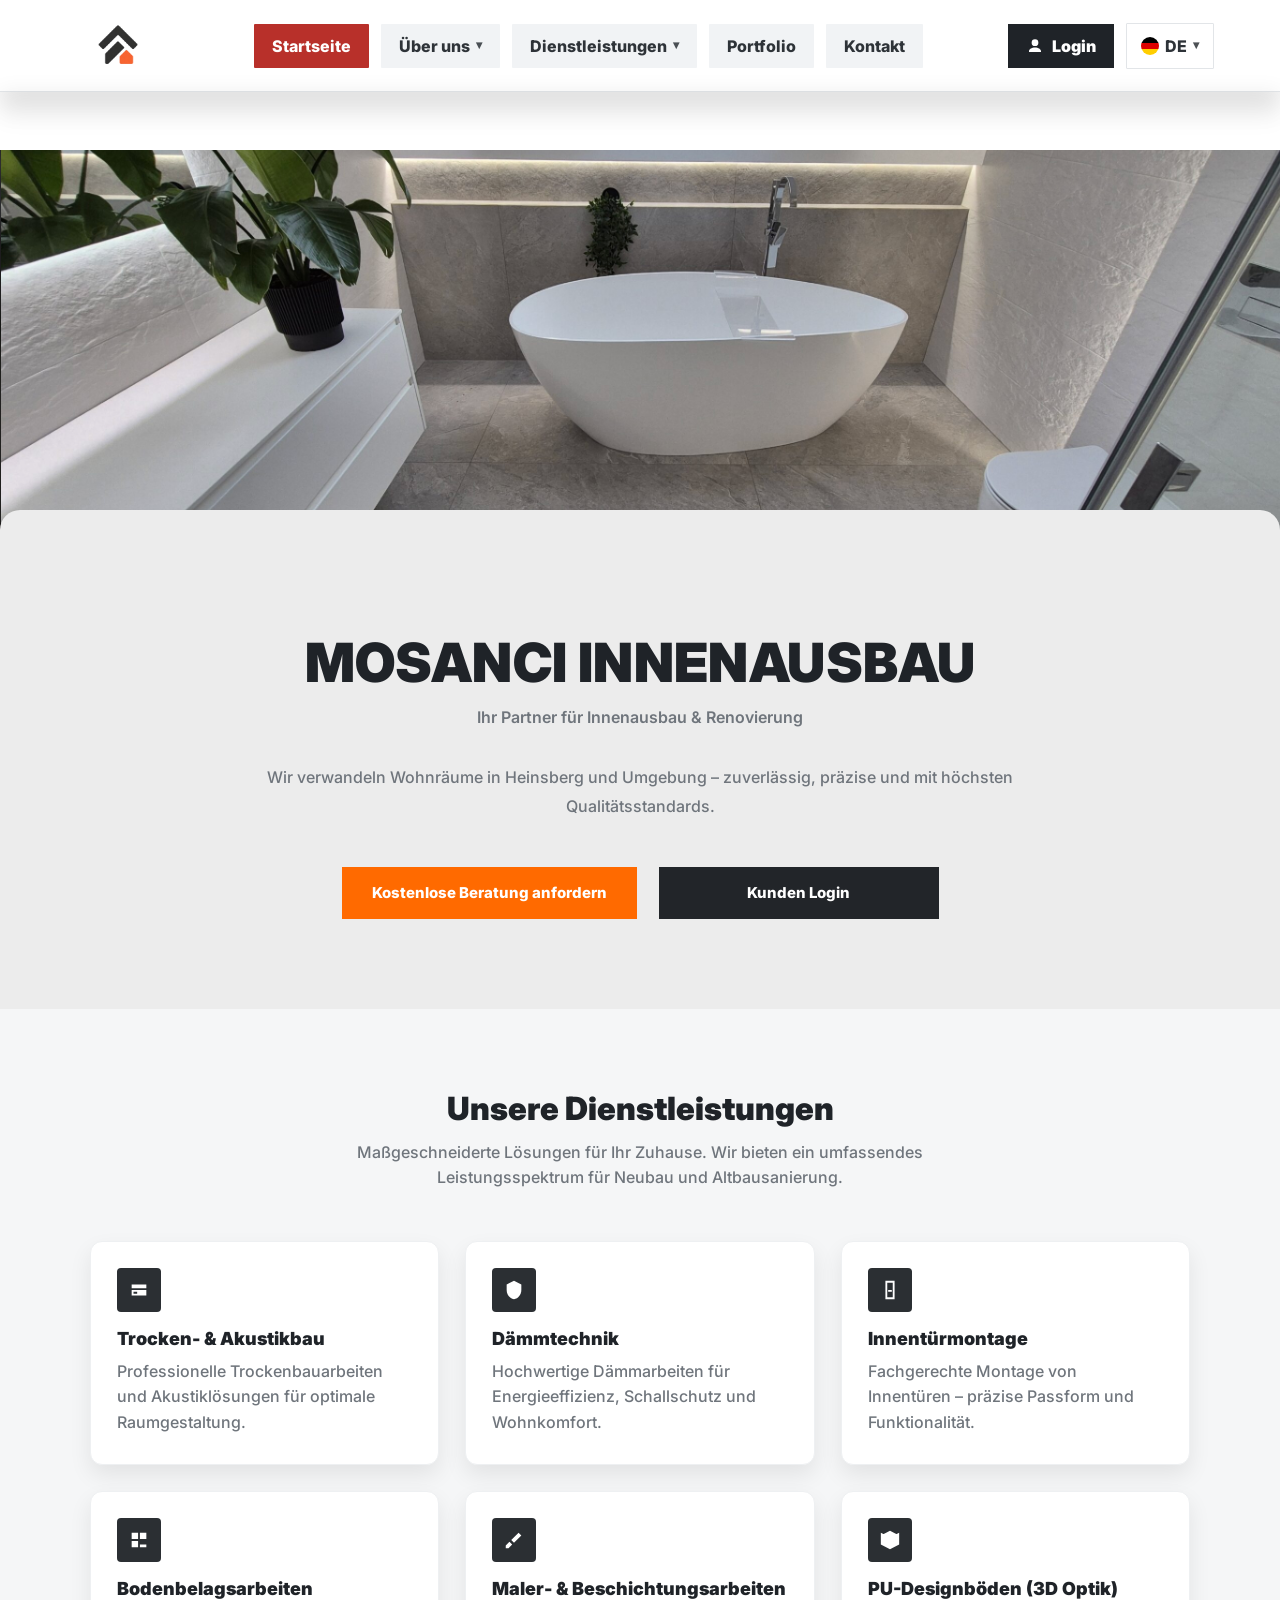
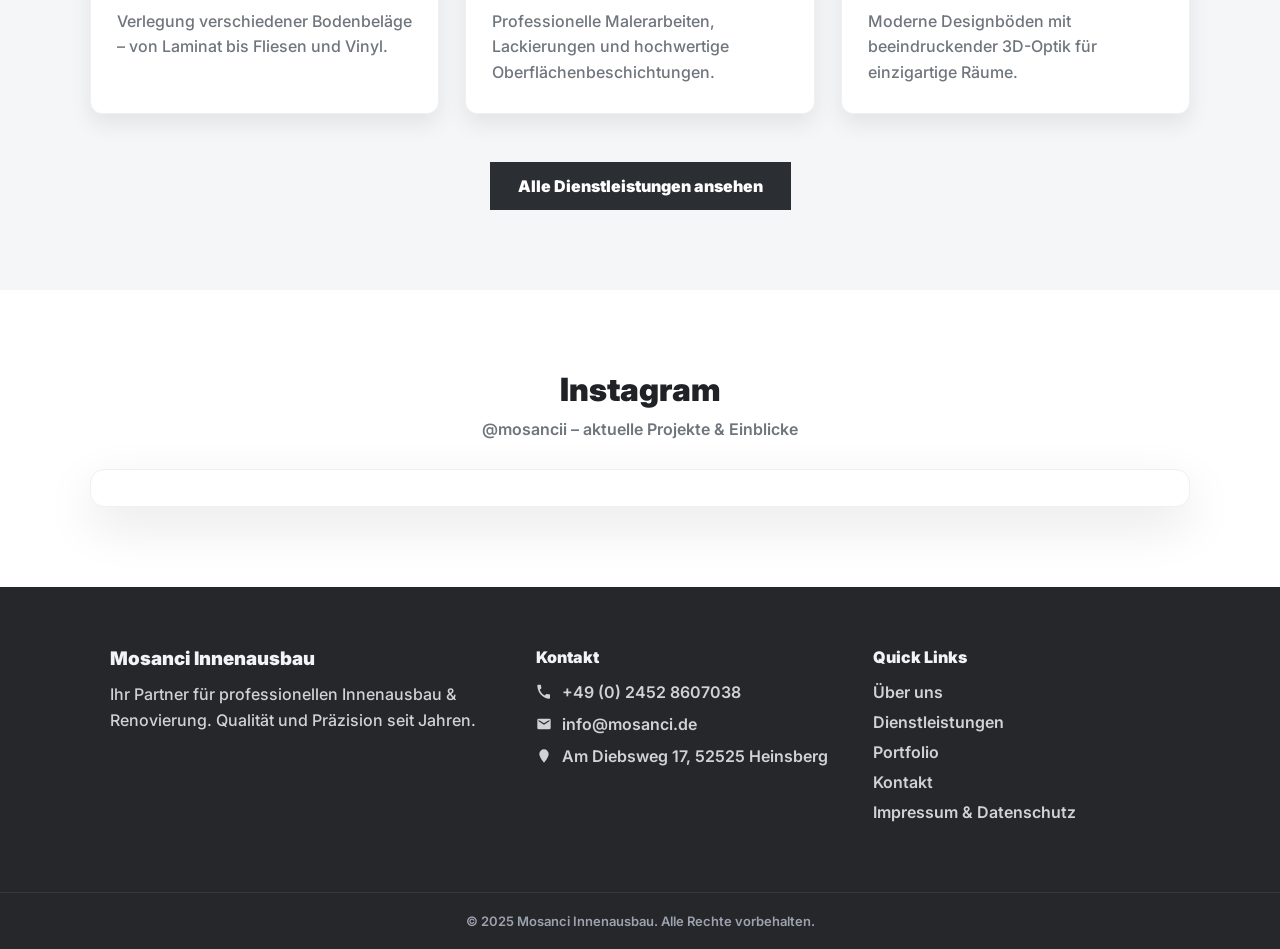
<file: index.html>
<!DOCTYPE html>
<html lang="de">
<head>
  <meta charset="UTF-8" />
  <meta name="viewport" content="width=device-width, initial-scale=1.0" />
  <title>Mosanci Innenausbau</title>

  <link href="https://fonts.googleapis.com/css2?family=Inter:wght@400;600;700;800;900&display=swap" rel="stylesheet">

  <style>
    *{box-sizing:border-box;}
    body{
      margin:0;
      font-family:'Inter',sans-serif;
      background:#ffffff;
      color:#1f2328;
    }
    img{max-width:100%;height:auto;display:block;}
    a{color:inherit;}

    /* ================= FIXED HEADER ================= */
    .topHeader{
      position:fixed;
      top:0;
      left:0;
      right:0;
      z-index:9999;
      background:#ffffff;
      height:92px;
      display:flex;
      align-items:center;
      border-bottom:1px solid rgba(226,229,232,.9);
      box-shadow:0 12px 28px rgba(0,0,0,.10);
    }

    .topHeader::after{
      content:"";
      position:absolute;
      left:0;
      right:0;
      bottom:-38px;
      height:38px;
      pointer-events:none;
      background:linear-gradient(to bottom, rgba(0,0,0,.22), rgba(0,0,0,0));
      filter:blur(10px);
      opacity:.35;
    }

    .navwrap{
      width:min(1180px,100%);
      margin:0 auto;
      padding:0 16px;
      display:flex;
      align-items:center;
      justify-content:space-between;
      gap:18px;
    }

    /* Header logo */
    .logoArea img{
      height:69px;
      width:auto;
      display:block;
    }

    .nav{
      list-style:none;
      display:flex;
      gap:12px;
      margin:0;
      padding:0;
      align-items:center;
    }

    .nav a{
      text-decoration:none;
      font-weight:800;
      color:#2e3338;
      padding:12px 18px;
      border-radius:1px;
      background:#f1f3f5;
      transition:.2s ease;
      display:inline-flex;
      align-items:center;
      gap:6px;
    }
    .nav a:hover{ background:#ff6a00; color:#fff; }
    .nav a.active{ background:#b8302a; color:#fff; }
    .chev{ font-size:12px; opacity:.85; transform:translateY(-1px); }

    .rightArea{
      display:flex;
      align-items:center;
      gap:12px;
      white-space:nowrap;
    }

    .login{
      background:#1f2328;
      color:#fff;
      padding:12px 18px;
      border-radius:0px;
      text-decoration:none;
      font-weight:900;
      display:inline-flex;
      align-items:center;
      gap:8px;
    }
    .login svg{ width:18px; height:18px; fill:#fff; }

    .lang{
      display:flex;
      align-items:center;
      gap:6px;
      padding:12px 14px;
      border-radius:1px;
      border:1px solid #e2e5e8;
      font-weight:800;
      color:#2e3338;
      cursor:pointer;
    }
    .flagDot{
      width:18px;height:18px;border-radius:50%;
      background:linear-gradient(#000 0 33%, #dd0000 33% 66%, #ffce00 66% 100%);
    }

    /* ================= PAGE CONTENT ================= */
    .pageContent{
      padding-top:130px;
      animation:fadeIn .18s ease;
    }
    @keyframes fadeIn{
      from{opacity:0; transform:translateY(6px);}
      to{opacity:1; transform:translateY(0);}
    }

    /* ================= HERO ================= */
    .splitHero-image{
      height:440px;
      background:url("assets/bathroom.jpg") center/cover no-repeat;
    }

    .splitHero-content{
      background:#ececec;
      padding:120px 20px 90px;
      margin-top:-80px;
      border-top-left-radius:20px;
      border-top-right-radius:20px;
      text-align:center;
    }

    .splitHero-inner{
      max-width:900px;
      margin:0 auto;
    }

    .splitHero-titleRow{
      display:flex;
      justify-content:center;
      align-items:center;
      gap:18px;
      flex-wrap:wrap;
    }

    .splitHero h1{
      margin:0;
      font-size:54px;
      font-weight:900;
      letter-spacing:.4px;
    }

    .splitHero-tagline{
      margin-top:12px;
      font-size:16px;
      color:#6f757c;
      font-weight:600;
    }

    .splitHero-desc{
      margin:36px auto 0;
      max-width:820px;
      font-size:16px;
      line-height:1.8;
      color:#6f757c;
      font-weight:500;
    }

    .hero-buttons{
      margin-top:46px;
      display:flex;
      justify-content:center;
      gap:22px;
      flex-wrap:wrap;
    }

    .btn{
      height:52px;
      padding:0 30px;
      min-width:280px;
      border-radius:0px;
      display:inline-flex;
      align-items:center;
      justify-content:center;
      text-decoration:none;
      font-weight:800;
      font-size:15px;
      transition:.2s ease;
    }
    .btn-orange{ background:#ff6a00; color:#fff; }
    .btn-orange:hover{ background:#e85f00; }
    .btn-dark{ background:#222529; color:#fff; }
    .btn-dark:hover{ background:#16181b; }

    /* ================= SERVICES ================= */
    .services{
      background:#f5f6f7;
      padding:80px 20px;
      text-align:center;
    }
    .services-container{
      max-width:1100px;
      margin:0 auto;
    }
    .services h2{
      font-size:32px;
      font-weight:900;
      margin:0 0 12px;
      color:#1f2328;
    }
    .services-subtitle{
      max-width:700px;
      margin:0 auto 50px;
      color:#6f757c;
      line-height:1.6;
      font-weight:500;
    }
    .services-grid{
      display:grid;
      grid-template-columns:repeat(3,1fr);
      gap:26px;
      text-align:left;
    }

    .service-card{
      background:#ffffff;
      padding:26px 26px 28px;
      border-radius:12px;
      border:1px solid #eef0f2;
      box-shadow:0 10px 22px rgba(0,0,0,.08);
      transition:.18s ease;
    }
    .service-card:hover{
      transform:translateY(-8px) scale(1.02);
      border-color:#ff6a00;
      box-shadow:0 22px 55px rgba(0,0,0,.18);
    }

    .service-icon{
      width:44px;
      height:44px;
      border-radius:4px;
      background:#2b2f33;
      display:flex;
      align-items:center;
      justify-content:center;
      margin-bottom:16px;
    }
    .service-icon svg{ width:22px; height:22px; fill:#fff; }

    .service-card h3{
      margin:0 0 10px;
      font-size:18px;
      font-weight:900;
      color:#1f2328;
    }
    .service-card p{
      margin:0;
      color:#6f757c;
      line-height:1.6;
      font-weight:500;
    }

    .services-button{
      display:inline-block;
      margin-top:48px;
      padding:14px 28px;
      background:#2b2f33;
      color:#fff;
      text-decoration:none;
      border-radius:0px;
      font-weight:900;
      transition:.2s ease;
    }
    .services-button:hover{ background:#1f2124; }

    /* ================= INSTAGRAM SECTION ================= */
    .instaSection{
      background:#ffffff;
      padding:80px 20px;
      text-align:center;
    }
    .instaInner{
      max-width:1100px;
      margin:0 auto;
    }
    .instaInner h2{
      margin:0 0 10px;
      font-size:32px;
      font-weight:900;
    }
    .instaInner p{
      margin:0 0 30px;
      color:#6f757c;
      font-weight:600;
    }
    .instaFeedWrapper{
      max-width:1200px;
      margin:0 auto;
      background:#fff;
      border:1px solid #eef0f2;
      border-radius:14px;
      box-shadow:0 18px 50px rgba(0,0,0,.10);
      overflow:hidden;
      padding:18px;
    }

    /* ================= FOOTER ================= */
    footer{
      background:#25272a;
      color:#f1f3f5;
      margin-top:0;
    }
    .footerTop{
      max-width:1100px;
      margin:0 auto;
      padding:60px 20px;
      display:grid;
      grid-template-columns:1.3fr 1fr 1fr;
      gap:40px;
    }
    .footerBrand h3{ margin:0; font-weight:900; }
    .footerBrand p{
      margin-top:12px;
      line-height:1.6;
      color:#cfd3d7;
      font-weight:500;
    }
    .footerCol h4{ margin:0 0 15px; font-weight:900; }

    .footer-contact{
      display:flex;
      align-items:center;
      gap:10px;
      margin-bottom:12px;
      color:#cfd3d7;
      font-weight:600;
      text-decoration:none;
    }
    .footer-contact svg{
      width:16px;
      height:16px;
      fill:#cfd3d7;
      flex:0 0 16px;
    }

    .footerCol a.link{
      display:block;
      margin-bottom:10px;
      color:#cfd3d7;
      text-decoration:none;
      font-weight:600;
      transition:.2s ease;
    }
    .footerCol a.link:hover{ color:#fff; }

    .footerBottom{
      border-top:1px solid rgba(255,255,255,.08);
      text-align:center;
      padding:20px;
      font-size:13px;
      color:#9ca3af;
      font-weight:600;
    }

    /* ================= EXISTING RESPONSIVE ================= */
    @media (max-width:980px){
      .topHeader{ height:auto; padding:12px 0; }
      .navwrap{ flex-wrap:wrap; justify-content:center; }
      .nav{ flex-wrap:wrap; justify-content:center; }
      .pageContent{ padding-top:140px; }
      .services-grid{ grid-template-columns:1fr; }
      .footerTop{ grid-template-columns:1fr; }
      .splitHero h1{ font-size:40px; }
      .instaFeedWrapper{ padding:10px; }
    }

    /* ================= Mobile header like ausbau.nrw (Desktop unchanged) ================= */
    .mobileActions{ display:none; } /* hidden on desktop */

    @media (max-width:700px){
      /* Hide desktop nav + right area */
      .nav, .rightArea { display:none; }

      /* Clean header */
      .topHeader{
        height:72px;
        padding:0;
      }
      .navwrap{
        width:100%;
        padding:0 14px;
        flex-wrap:nowrap;
        justify-content:space-between;
      }
      .logoArea img{ height:44px; }

      /* Show mobile actions */
      .mobileActions{
        display:flex;
        align-items:center;
        gap:10px;
      }

      /* Language pill */
      .langPill{
        display:inline-flex;
        align-items:center;
        gap:8px;
        padding:10px 12px;
        background:#fff;
        border:1px solid #e2e5e8;
        font-weight:800;
        border-radius:10px;
        cursor:pointer;
      }

      /* Burger */
      .burger{
        width:44px;
        height:44px;
        border:1px solid #e2e5e8;
        background:#fff;
        border-radius:10px;
        display:inline-flex;
        flex-direction:column;
        justify-content:center;
        gap:6px;
        padding:0 12px;
        cursor:pointer;
      }
      .burger span{
        display:block;
        height:2px;
        background:#1f2328;
        border-radius:2px;
      }

      /* Mobile menu drawer */
      .mobileMenu{
        position:fixed;
        top:72px;
        left:0;
        right:0;
        background:#fff;
        border-top:1px solid #eef0f2;
        box-shadow:0 18px 50px rgba(0,0,0,.14);
        transform:translateY(-8px);
        opacity:0;
        pointer-events:none;
        transition:.18s ease;
        z-index:9998;
        padding:12px;
        display:grid;
        gap:10px;
      }
      .mobileMenu a{
        padding:14px 14px;
        background:#f1f3f5;
        border-radius:12px;
        font-weight:900;
        text-decoration:none;
        color:#1f2328;
        text-align:center;
      }
      .mobileMenu a:active{ transform:scale(.99); }
      .mobileMenu .mobileLogin{
        background:#1f2328;
        color:#fff;
      }

      body.menuOpen .mobileMenu{
        transform:translateY(0);
        opacity:1;
        pointer-events:auto;
      }

      /* Adjust content spacing for smaller fixed header */
      .pageContent{ padding-top:105px; }

      /* Make hero feel better on mobile */
      .splitHero-image{ height:260px; }
      .splitHero-content{
        padding:70px 16px 55px;
        margin-top:-45px;
        border-top-left-radius:16px;
        border-top-right-radius:16px;
      }
      .splitHero h1{ font-size:30px; line-height:1.1; }
      .splitHero-desc{ margin-top:18px; font-size:15px; line-height:1.7; }
      .hero-buttons{ margin-top:26px; gap:12px; }
      .btn{ min-width:100%; height:48px; }

      .services{ padding:55px 16px; }
      .services h2{ font-size:26px; }
      .services-subtitle{ margin-bottom:28px; }
      .services-grid{ grid-template-columns:1fr; gap:16px; }

      .instaSection{ padding:55px 16px; }
      .instaInner h2{ font-size:26px; }
      .instaFeedWrapper{ padding:10px; border-radius:12px; }

      .footerTop{ grid-template-columns:1fr; padding:45px 16px; gap:26px; }
    }
  </style>
</head>

<body>

  <!-- HEADER -->
  <header class="topHeader">
    <div class="navwrap">
      <div class="logoArea">
        <img src="logo.png" alt="Mosanci Innenausbau">
      </div>

      <!-- Desktop NAV (hidden on mobile via CSS above) -->
      <ul class="nav">
        <li><a class="active" href="index.html">Startseite</a></li>
        <li><a href="ueber-uns.html">Über uns <span class="chev">▾</span></a></li>
        <li><a href="dienstleistungen.html">Dienstleistungen <span class="chev">▾</span></a></li>
        <li><a href="porfolio.html">Portfolio</a></li>
        <li><a href="kontakt.html">Kontakt</a></li>
      </ul>

      <!-- Desktop right area (hidden on mobile via CSS above) -->
      <div class="rightArea">
        <a class="login" href="#">
          <svg viewBox="0 0 24 24" aria-hidden="true">
            <path d="M12 12a4.5 4.5 0 1 0-4.5-4.5A4.5 4.5 0 0 0 12 12Zm0 2c-4.42 0-8 2.24-8 5v1h16v-1c0-2.76-3.58-5-8-5Z"/>
          </svg>
          Login
        </a>

        <div class="lang">
          <span class="flagDot" aria-hidden="true"></span>
          <span>DE</span>
          <span class="chev">▾</span>
        </div>
      </div>

      <!-- Mobile actions (only visible on mobile) -->
      <div class="mobileActions">
        <button class="langPill" type="button" aria-label="Sprache">
          <span class="flagDot" aria-hidden="true"></span>
          <span>DE</span>
          <span class="chev">▾</span>
        </button>

        <button class="burger" type="button" aria-label="Menü öffnen" aria-expanded="false">
          <span></span><span></span><span></span>
        </button>
      </div>
    </div>
  </header>

  <!-- Mobile menu drawer -->
  <nav class="mobileMenu" aria-label="Mobile Navigation">
    <a href="index.html">Startseite</a>
    <a href="ueber-uns.html">Über uns</a>
    <a href="dienstleistungen.html">Dienstleistungen</a>
    <a href="porfolio.html">Portfolio</a></li>
    <a href="kontakt.html">Kontakt</a>
    <a class="mobileLogin" href="#">Login</a>
  </nav>

  <!-- PAGE CONTENT -->
  <div class="pageContent">

    <!-- HERO -->
    <section class="splitHero">
      <div class="splitHero-image"></div>

      <div class="splitHero-content">
        <div class="splitHero-inner">
          <div class="splitHero-titleRow">
            <h1>MOSANCI INNENAUSBAU</h1>
          </div>

          <div class="splitHero-tagline">Ihr Partner für Innenausbau &amp; Renovierung</div>

          <p class="splitHero-desc">
            Wir verwandeln Wohnräume in Heinsberg und Umgebung – zuverlässig, präzise
            und mit höchsten Qualitätsstandards.
          </p>

          <div class="hero-buttons">
            <a href="kontakt.html" class="btn btn-orange">Kostenlose Beratung anfordern</a>
            <a href="#" class="btn btn-dark">Kunden Login</a>
          </div>
        </div>
      </div>
    </section>

    <!-- SERVICES -->
    <section class="services">
      <div class="services-container">
        <h2>Unsere Dienstleistungen</h2>
        <p class="services-subtitle">
          Maßgeschneiderte Lösungen für Ihr Zuhause. Wir bieten ein umfassendes Leistungsspektrum
          für Neubau und Altbausanierung.
        </p>

        <div class="services-grid">

          <div class="service-card">
            <div class="service-icon">
              <svg viewBox="0 0 24 24"><path d="M4 6h16v4H4V6Zm0 6h16v6H4v-6Zm2 2v2h4v-2H6Z"/></svg>
            </div>
            <h3>Trocken- &amp; Akustikbau</h3>
            <p>Professionelle Trockenbauarbeiten und Akustiklösungen für optimale Raumgestaltung.</p>
          </div>

          <div class="service-card">
            <div class="service-icon">
              <svg viewBox="0 0 24 24"><path d="M12 2 4 6v6c0 5 3.4 9.4 8 10 4.6-.6 8-5 8-10V6l-8-4Z"/></svg>
            </div>
            <h3>Dämmtechnik</h3>
            <p>Hochwertige Dämmarbeiten für Energieeffizienz, Schallschutz und Wohnkomfort.</p>
          </div>

          <div class="service-card">
            <div class="service-icon">
              <svg viewBox="0 0 24 24"><path d="M7 2h10v20H7V2Zm2 2v16h6V4H9Zm1 8h4v2h-4v-2Z"/></svg>
            </div>
            <h3>Innentürmontage</h3>
            <p>Fachgerechte Montage von Innentüren – präzise Passform und Funktionalität.</p>
          </div>

          <div class="service-card">
            <div class="service-icon">
              <svg viewBox="0 0 24 24"><path d="M4 4h7v7H4V4Zm9 0h7v7h-7V4ZM4 13h7v7H4v-7Zm9 4h7v3h-7v-3Z"/></svg>
            </div>
            <h3>Bodenbelagsarbeiten</h3>
            <p>Verlegung verschiedener Bodenbeläge – von Laminat bis Fliesen und Vinyl.</p>
          </div>

          <div class="service-card">
            <div class="service-icon">
              <svg viewBox="0 0 24 24"><path d="M7 14 3 18v3h3l4-4-3-3Zm2-2 3 3 8-8-3-3-8 8Z"/></svg>
            </div>
            <h3>Maler- &amp; Beschichtungsarbeiten</h3>
            <p>Professionelle Malerarbeiten, Lackierungen und hochwertige Oberflächenbeschichtungen.</p>
          </div>

          <div class="service-card">
            <div class="service-icon">
              <svg viewBox="0 0 24 24"><path d="M12 2 2 7l10 5 10-5-10-5Zm0 7L2 4v6l10 5 10-5V4l-10 5Zm0 6L2 10v7l10 5 10-5v-7l-10 5Z"/></svg>
            </div>
            <h3>PU-Designböden (3D Optik)</h3>
            <p>Moderne Designböden mit beeindruckender 3D-Optik für einzigartige Räume.</p>
          </div>

        </div>

        <a href="dienstleistungen.html" class="services-button">Alle Dienstleistungen ansehen</a>
      </div>
    </section>

    <!-- INSTAGRAM -->
    <section class="instaSection">
      <div class="instaInner">
        <h2>Instagram</h2>
        <p>@mosancii – aktuelle Projekte &amp; Einblicke</p>

        <div class="instaFeedWrapper">
          <div class="elfsight-app-0a167e86-6728-4f6d-8b53-f727f9d594a7"></div>
        </div>
      </div>
    </section>

    <!-- FOOTER -->
    <footer>
      <div class="footerTop">
        <div class="footerBrand">
          <h3>Mosanci Innenausbau</h3>
          <p>Ihr Partner für professionellen Innenausbau &amp; Renovierung. Qualität und Präzision seit Jahren.</p>
        </div>

        <div class="footerCol">
          <h4>Kontakt</h4>

          <a class="footer-contact" href="tel:+4924528607038">
            <svg viewBox="0 0 24 24"><path d="M6.62 10.79a15.05 15.05 0 0 0 6.59 6.59l2.2-2.2a1 1 0 0 1 1.02-.24c1.12.37 2.33.57 3.57.57a1 1 0 0 1 1 1V21a1 1 0 0 1-1 1C10.85 22 2 13.15 2 2a1 1 0 0 1 1-1h3.5a1 1 0 0 1 1 1c0 1.24.2 2.45.57 3.57a1 1 0 0 1-.25 1.02l-2.2 2.2Z"/></svg>
            +49 (0) 2452 8607038
          </a>

          <a class="footer-contact" href="mailto:info@mosanci.de">
            <svg viewBox="0 0 24 24"><path d="M20 4H4a2 2 0 0 0-2 2v12a2 2 0 0 0 2 2h16a2 2 0 0 0 2-2V6a2 2 0 0 0-2-2Zm0 4-8 5L4 8V6l8 5 8-5Z"/></svg>
            info@mosanci.de
          </a>

          <div class="footer-contact" style="cursor:default;">
            <svg viewBox="0 0 24 24"><path d="M12 2a7 7 0 0 0-7 7c0 5.25 7 13 7 13s7-7.75 7-13a7 7 0 0 0-7-7Z"/></svg>
            Am Diebsweg 17, 52525 Heinsberg
          </div>
        </div>

        <div class="footerCol">
          <h4>Quick Links</h4>
          <a class="link" href="ueber-uns.html">Über uns</a>
          <a class="link" href="dienstleistungen.html">Dienstleistungen</a>
          <a class="link" href="portfolio.html">Portfolio</a>
          <a class="link" href="kontakt.html">Kontakt</a>
          <a class="link" href="#">Impressum &amp; Datenschutz</a>
        </div>
      </div>

      <div class="footerBottom">
        © 2025 Mosanci Innenausbau. Alle Rechte vorbehalten.
      </div>
    </footer>

  </div>

  <!-- Elfsight -->
  <script src="https://elfsightcdn.com/platform.js" async></script>

  <!-- Mobile menu toggle -->
  <script>
    const burger = document.querySelector(".burger");
    if (burger) {
      burger.addEventListener("click", () => {
        const open = document.body.classList.toggle("menuOpen");
        burger.setAttribute("aria-expanded", open ? "true" : "false");
      });
    }
  </script>

</body>
</html>
</file>
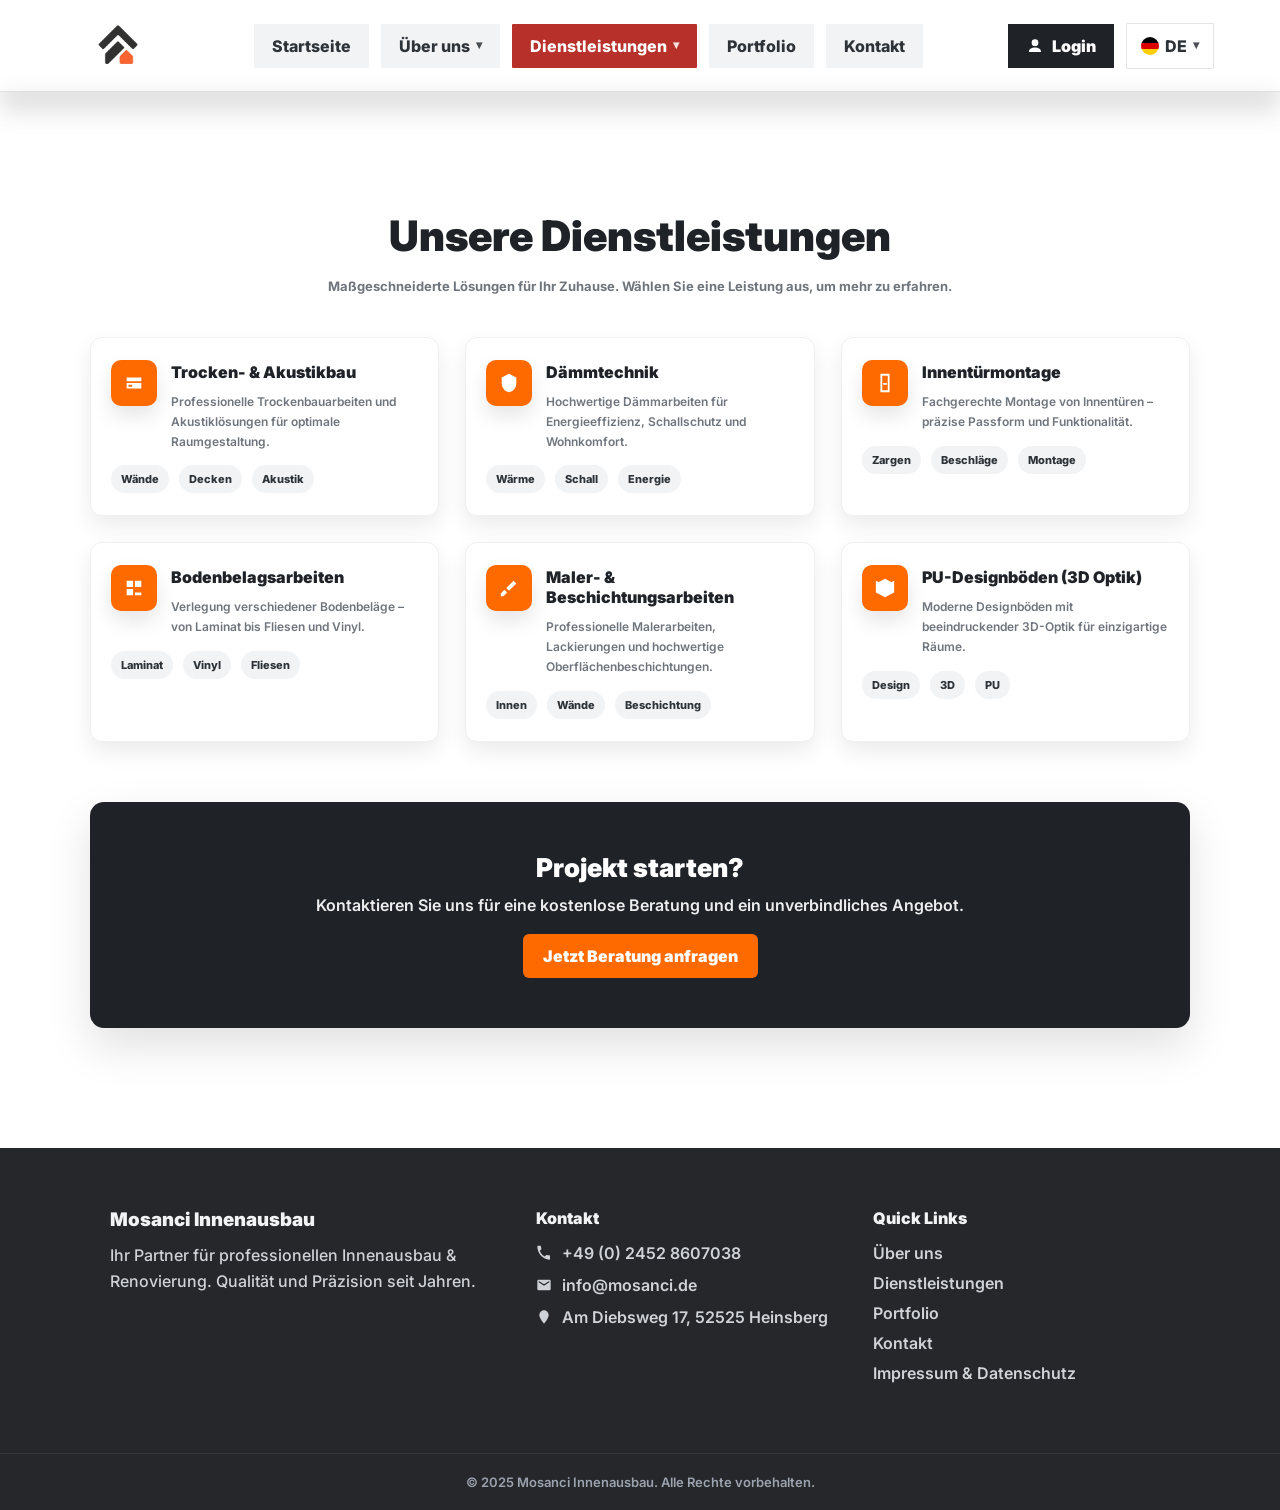
<file: dienstleistungen.html>
<!DOCTYPE html>
<html lang="de">
<head>
<meta charset="UTF-8" />
<meta name="viewport" content="width=device-width, initial-scale=1.0" />
<title>Dienstleistungen – Mosanci Innenausbau</title>

<link href="https://fonts.googleapis.com/css2?family=Inter:wght@400;600;700;800;900&display=swap" rel="stylesheet">

<style>
*{box-sizing:border-box;}
body{
  margin:0;
  font-family:'Inter',sans-serif;
  background:#ffffff;
  color:#1f2328;
}
img{max-width:100%;height:auto;display:block;}
a{color:inherit;}
button{font-family:inherit;}

/* ================= FIXED HEADER (IDENTICAL TO INDEX) ================= */
.topHeader{
  position:fixed;
  top:0;
  left:0;
  right:0;
  z-index:9999;
  background:#ffffff;
  height:92px;
  display:flex;
  align-items:center;
  border-bottom:1px solid rgba(226,229,232,.9);
  box-shadow:0 12px 28px rgba(0,0,0,.10);
}
.topHeader::after{
  content:"";
  position:absolute;
  left:0;
  right:0;
  bottom:-38px;
  height:38px;
  pointer-events:none;
  background:linear-gradient(to bottom, rgba(0,0,0,.22), rgba(0,0,0,0));
  filter:blur(10px);
  opacity:.35;
}

.navwrap{
  width:min(1180px,100%);
  margin:0 auto;
  padding:0 16px;
  display:flex;
  align-items:center;
  justify-content:space-between;
  gap:18px;
}
.logoArea img{ height:69px; width:auto; display:block; }

.nav{
  list-style:none;
  display:flex;
  gap:12px;
  margin:0;
  padding:0;
  align-items:center;
}
.nav a{
  text-decoration:none;
  font-weight:800;
  color:#2e3338;
  padding:12px 18px;
  border-radius:1px;
  background:#f1f3f5;
  transition:.2s ease;
  display:inline-flex;
  align-items:center;
  gap:6px;
}
.nav a:hover{ background:#ff6a00; color:#fff; }
.nav a.active{ background:#b8302a; color:#fff; }
.chev{ font-size:12px; opacity:.85; transform:translateY(-1px); }

.rightArea{
  display:flex;
  align-items:center;
  gap:12px;
  white-space:nowrap;
}
.login{
  background:#1f2328;
  color:#fff;
  padding:12px 18px;
  border-radius:0px;
  text-decoration:none;
  font-weight:900;
  display:inline-flex;
  align-items:center;
  gap:8px;
}
.login svg{ width:18px; height:18px; fill:#ffffff; }

.lang{
  display:flex;
  align-items:center;
  gap:6px;
  padding:12px 14px;
  border-radius:1px;
  border:1px solid #e2e5e8;
  font-weight:800;
  color:#2e3338;
  cursor:pointer;
}
.flagDot{
  width:18px;height:18px;border-radius:50%;
  background:linear-gradient(#000 0 33%, #dd0000 33% 66%, #ffce00 66% 100%);
}

/* ================= PAGE CONTENT (IDENTICAL TO INDEX) ================= */
.pageContent{
  padding-top:130px;
  animation:fadeIn .18s ease;
}
@keyframes fadeIn{
  from{opacity:0; transform:translateY(6px);}
  to{opacity:1; transform:translateY(0);}
}

/* ================= PAGE ================= */
.section{ padding:50px 20px; }
.inner{ max-width:1100px; margin:0 auto; }

.pageHead{
  text-align:center;
  padding:10px 0 30px;
}
.pageHead h1{
  margin:0;
  font-size:42px;
  font-weight:900;
}
.pageHead p{
  margin:14px auto 0;
  max-width:850px;
  color:#6f757c;
  font-weight:700;
  line-height:1.7;
  font-size:13px;
}

/* ================= SERVICE GRID ================= */
.grid{
  display:grid;
  grid-template-columns: repeat(3, 1fr);
  gap:26px;
  margin-top:10px;
}

.card{
  background:#ffffff;
  border:1px solid #eef0f2;
  border-radius:12px;
  padding:22px 20px;
  box-shadow:0 10px 22px rgba(0,0,0,.08);
  text-decoration:none;
  color:inherit;
  transition:.18s ease;
  display:block;
}
.card:hover{
  transform:translateY(-3px);
  border-color:#ff6a00;
  box-shadow:0 18px 35px rgba(0,0,0,.12);
}

.cardTop{
  display:flex;
  gap:14px;
  align-items:flex-start;
  margin-bottom:10px;
}
.iconSq{
  width:46px;
  height:46px;
  border-radius:10px;
  background:#ff6a00;
  display:flex;
  align-items:center;
  justify-content:center;
  flex:0 0 auto;
  box-shadow:0 10px 20px rgba(0,0,0,.10);
}
.iconSq svg{ width:22px; height:22px; fill:#ffffff; }

.card h3{
  margin:2px 0 0;
  font-size:16px;
  font-weight:900;
}
.card p{
  margin:10px 0 0;
  color:#6f757c;
  font-weight:600;
  font-size:12px;
  line-height:1.65;
}

.badgeRow{
  margin-top:14px;
  display:flex;
  gap:10px;
  flex-wrap:wrap;
}
.badge{
  font-size:11px;
  font-weight:800;
  padding:7px 10px;
  border-radius:999px;
  background:#f1f3f5;
  color:#2e3338;
}

/* ================= CTA ================= */
.cta{
  background:#1f2328;
  color:#fff;
  padding:50px 20px;
  border-radius:14px;
  text-align:center;
  margin-top:60px;
  box-shadow:0 18px 45px rgba(0,0,0,.12);
}
.cta h2{
  margin:0 0 10px;
  font-size:26px;
  font-weight:900;
}
.cta p{
  margin:0 auto 16px;
  max-width:800px;
  color:rgba(255,255,255,.92);
  font-weight:600;
  line-height:1.6;
}
.cta a{
  display:inline-block;
  background:#ff6a00;
  color:#fff;
  padding:12px 20px;
  border-radius:6px;
  font-weight:900;
  text-decoration:none;
  transition:.2s ease;
}
.cta a:hover{ background:#e65c00; }

/* ================= FOOTER (MATCH INDEX STRUCTURE) ================= */
footer{
  background:#25272a;
  color:#f1f3f5;
  margin-top:70px;
}
.footerTop{
  max-width:1100px;
  margin:0 auto;
  padding:60px 20px;
  display:grid;
  grid-template-columns:1.3fr 1fr 1fr;
  gap:40px;
}
.footerBrand h3{ margin:0; font-weight:900; }
.footerBrand p{
  margin-top:12px;
  line-height:1.6;
  color:#cfd3d7;
  font-weight:500;
}
.footerCol h4{ margin:0 0 15px; font-weight:900; }

.footer-contact{
  display:flex;
  align-items:center;
  gap:10px;
  margin-bottom:12px;
  color:#cfd3d7;
  font-weight:600;
  text-decoration:none;
}
.footer-contact svg{
  width:16px;
  height:16px;
  fill:#cfd3d7;
  flex:0 0 16px;
}

.footerCol a.link{
  display:block;
  margin-bottom:10px;
  color:#cfd3d7;
  text-decoration:none;
  font-weight:600;
  transition:.2s ease;
}
.footerCol a.link:hover{ color:#fff; }

.footerBottom{
  border-top:1px solid rgba(255,255,255,.08);
  text-align:center;
  padding:20px;
  font-size:13px;
  color:#9ca3af;
  font-weight:600;
}

/* ================= EXISTING RESPONSIVE (LIKE INDEX) ================= */
@media(max-width:980px){
  .topHeader{ height:auto; padding:12px 0; }
  .navwrap{ flex-wrap:wrap; justify-content:center; }
  .nav{ flex-wrap:wrap; justify-content:center; }
  .pageContent{ padding-top:140px; }
  .grid{ grid-template-columns:1fr; } /* like your index: single column */
  .footerTop{ grid-template-columns:1fr; }
}

/* ================= Mobile header like ausbau.nrw (IDENTICAL TO INDEX) ================= */
.mobileActions{ display:none; }

@media (max-width:700px){
  .nav, .rightArea { display:none; }

  .topHeader{
    height:72px;
    padding:0;
  }
  .navwrap{
    width:100%;
    padding:0 14px;
    flex-wrap:nowrap;
    justify-content:space-between;
  }
  .logoArea img{ height:44px; }

  .mobileActions{
    display:flex;
    align-items:center;
    gap:10px;
  }

  .langPill{
    display:inline-flex;
    align-items:center;
    gap:8px;
    padding:10px 12px;
    background:#fff;
    border:1px solid #e2e5e8;
    font-weight:800;
    border-radius:10px;
    cursor:pointer;
  }

  .burger{
    width:44px;
    height:44px;
    border:1px solid #e2e5e8;
    background:#fff;
    border-radius:10px;
    display:inline-flex;
    flex-direction:column;
    justify-content:center;
    gap:6px;
    padding:0 12px;
    cursor:pointer;
  }
  .burger span{
    display:block;
    height:2px;
    background:#1f2328;
    border-radius:2px;
  }

  .mobileMenu{
    position:fixed;
    top:72px;
    left:0;
    right:0;
    background:#fff;
    border-top:1px solid #eef0f2;
    box-shadow:0 18px 50px rgba(0,0,0,.14);
    transform:translateY(-8px);
    opacity:0;
    pointer-events:none;
    transition:.18s ease;
    z-index:9998;
    padding:12px;
    display:grid;
    gap:10px;
  }
  .mobileMenu a{
    padding:14px 14px;
    background:#f1f3f5;
    border-radius:12px;
    font-weight:900;
    text-decoration:none;
    color:#1f2328;
    text-align:center;
  }
  .mobileMenu a:active{ transform:scale(.99); }
  .mobileMenu .mobileLogin{
    background:#1f2328;
    color:#fff;
  }

  body.menuOpen .mobileMenu{
    transform:translateY(0);
    opacity:1;
    pointer-events:auto;
  }

  .pageContent{ padding-top:105px; }
}
</style>
</head>

<body>

<!-- HEADER -->
<header class="topHeader">
  <div class="navwrap">
    <div class="logoArea">
      <img src="logo.png" alt="Mosanci Innenausbau">
    </div>

    <!-- Desktop NAV -->
    <ul class="nav">
      <li><a href="index.html">Startseite</a></li>
      <li><a href="ueber-uns.html">Über uns <span class="chev">▾</span></a></li>
      <li><a class="active" href="dienstleistungen.html">Dienstleistungen <span class="chev">▾</span></a></li>
      <li><a href="portfolio.html">Portfolio</a></li>
      <li><a href="kontakt.html">Kontakt</a></li>
    </ul>

    <!-- Desktop right area -->
    <div class="rightArea">
      <a class="login" href="#">
        <svg viewBox="0 0 24 24" aria-hidden="true">
          <path d="M12 12a4.5 4.5 0 1 0-4.5-4.5A4.5 4.5 0 0 0 12 12Zm0 2c-4.42 0-8 2.24-8 5v1h16v-1c0-2.76-3.58-5-8-5Z"/>
        </svg>
        Login
      </a>

      <div class="lang">
        <span class="flagDot" aria-hidden="true"></span>
        <span>DE</span>
        <span class="chev">▾</span>
      </div>
    </div>

    <!-- Mobile actions -->
    <div class="mobileActions">
      <button class="langPill" type="button" aria-label="Sprache">
        <span class="flagDot" aria-hidden="true"></span>
        <span>DE</span>
        <span class="chev">▾</span>
      </button>

      <button class="burger" type="button" aria-label="Menü öffnen" aria-expanded="false">
        <span></span><span></span><span></span>
      </button>
    </div>
  </div>
</header>

<!-- Mobile menu drawer -->
<nav class="mobileMenu" aria-label="Mobile Navigation">
  <a href="index.html">Startseite</a>
  <a href="ueber-uns.html">Über uns</a>
  <a href="dienstleistungen.html">Dienstleistungen</a>
  <a href="portfolio.html">Portfolio</a>
  <a href="kontakt.html">Kontakt</a>
  <a class="mobileLogin" href="#">Login</a>
</nav>

<!-- PAGE CONTENT -->
<div class="pageContent">

  <section class="section">
    <div class="inner">

      <div class="pageHead">
        <h1>Unsere Dienstleistungen</h1>
        <p>Maßgeschneiderte Lösungen für Ihr Zuhause. Wählen Sie eine Leistung aus, um mehr zu erfahren.</p>
      </div>

      <div class="grid">

        <!-- 1 -->
        <a class="card" href="trockenbau.html">
          <div class="cardTop">
            <div class="iconSq">
              <svg viewBox="0 0 24 24"><path d="M4 6h16v4H4V6Zm0 6h16v6H4v-6Zm2 2v2h4v-2H6Z"/></svg>
            </div>
            <div>
              <h3>Trocken- &amp; Akustikbau</h3>
              <p>Professionelle Trockenbauarbeiten und Akustiklösungen für optimale Raumgestaltung.</p>
            </div>
          </div>
          <div class="badgeRow">
            <span class="badge">Wände</span>
            <span class="badge">Decken</span>
            <span class="badge">Akustik</span>
          </div>
        </a>

        <!-- 2 -->
        <a class="card" href="daemmtechnik.html">
          <div class="cardTop">
            <div class="iconSq">
              <svg viewBox="0 0 24 24"><path d="M12 2 4 6v6c0 5 3.4 9.4 8 10 4.6-.6 8-5 8-10V6l-8-4Z"/></svg>
            </div>
            <div>
              <h3>Dämmtechnik</h3>
              <p>Hochwertige Dämmarbeiten für Energieeffizienz, Schallschutz und Wohnkomfort.</p>
            </div>
          </div>
          <div class="badgeRow">
            <span class="badge">Wärme</span>
            <span class="badge">Schall</span>
            <span class="badge">Energie</span>
          </div>
        </a>

        <!-- 3 -->
        <a class="card" href="innentuer-montage.html">
          <div class="cardTop">
            <div class="iconSq">
              <svg viewBox="0 0 24 24"><path d="M7 2h10v20H7V2Zm2 2v16h6V4H9Zm1 8h4v2h-4v-2Z"/></svg>
            </div>
            <div>
              <h3>Innentürmontage</h3>
              <p>Fachgerechte Montage von Innentüren – präzise Passform und Funktionalität.</p>
            </div>
          </div>
          <div class="badgeRow">
            <span class="badge">Zargen</span>
            <span class="badge">Beschläge</span>
            <span class="badge">Montage</span>
          </div>
        </a>

        <!-- 4 -->
        <a class="card" href="bodenbelagsarbeiten.html">
          <div class="cardTop">
            <div class="iconSq">
              <svg viewBox="0 0 24 24"><path d="M4 4h7v7H4V4Zm9 0h7v7h-7V4ZM4 13h7v7H4v-7Zm9 4h7v3h-7v-3Z"/></svg>
            </div>
            <div>
              <h3>Bodenbelagsarbeiten</h3>
              <p>Verlegung verschiedener Bodenbeläge – von Laminat bis Fliesen und Vinyl.</p>
            </div>
          </div>
          <div class="badgeRow">
            <span class="badge">Laminat</span>
            <span class="badge">Vinyl</span>
            <span class="badge">Fliesen</span>
          </div>
        </a>

        <!-- 5 -->
        <a class="card" href="maler-beschichtung.html">
          <div class="cardTop">
            <div class="iconSq">
              <svg viewBox="0 0 24 24"><path d="M7 14 3 18v3h3l4-4-3-3Zm2-2 3 3 8-8-3-3-8 8Z"/></svg>
            </div>
            <div>
              <h3>Maler- &amp; Beschichtungsarbeiten</h3>
              <p>Professionelle Malerarbeiten, Lackierungen und hochwertige Oberflächenbeschichtungen.</p>
            </div>
          </div>
          <div class="badgeRow">
            <span class="badge">Innen</span>
            <span class="badge">Wände</span>
            <span class="badge">Beschichtung</span>
          </div>
        </a>

        <!-- 6 -->
        <a class="card" href="pu-designboeden.html">
          <div class="cardTop">
            <div class="iconSq">
              <svg viewBox="0 0 24 24"><path d="M12 2 2 7l10 5 10-5-10-5Zm0 7L2 4v6l10 5 10-5V4l-10 5Zm0 6L2 10v7l10 5 10-5v-7l-10 5Z"/></svg>
            </div>
            <div>
              <h3>PU-Designböden (3D Optik)</h3>
              <p>Moderne Designböden mit beeindruckender 3D-Optik für einzigartige Räume.</p>
            </div>
          </div>
          <div class="badgeRow">
            <span class="badge">Design</span>
            <span class="badge">3D</span>
            <span class="badge">PU</span>
          </div>
        </a>

      </div>

      <div class="cta">
        <h2>Projekt starten?</h2>
        <p>Kontaktieren Sie uns für eine kostenlose Beratung und ein unverbindliches Angebot.</p>
        <a href="kontakt.html">Jetzt Beratung anfragen</a>
      </div>

    </div>
  </section>

  <!-- FOOTER -->
  <footer>
    <div class="footerTop">
      <div class="footerBrand">
        <h3>Mosanci Innenausbau</h3>
        <p>Ihr Partner für professionellen Innenausbau &amp; Renovierung. Qualität und Präzision seit Jahren.</p>
      </div>

      <div class="footerCol">
        <h4>Kontakt</h4>

        <a class="footer-contact" href="tel:+4924528607038">
          <svg viewBox="0 0 24 24"><path d="M6.62 10.79a15.05 15.05 0 0 0 6.59 6.59l2.2-2.2a1 1 0 0 1 1.02-.24c1.12.37 2.33.57 3.57.57a1 1 0 0 1 1 1V21a1 1 0 0 1-1 1C10.85 22 2 13.15 2 2a1 1 0 0 1 1-1h3.5a1 1 0 0 1 1 1c0 1.24.2 2.45.57 3.57a1 1 0 0 1-.25 1.02l-2.2 2.2Z"/></svg>
          +49 (0) 2452 8607038
        </a>

        <a class="footer-contact" href="mailto:info@mosanci.de">
          <svg viewBox="0 0 24 24"><path d="M20 4H4a2 2 0 0 0-2 2v12a2 2 0 0 0 2 2h16a2 2 0 0 0 2-2V6a2 2 0 0 0-2-2Zm0 4-8 5L4 8V6l8 5 8-5Z"/></svg>
          info@mosanci.de
        </a>

        <div class="footer-contact" style="cursor:default;">
          <svg viewBox="0 0 24 24"><path d="M12 2a7 7 0 0 0-7 7c0 5.25 7 13 7 13s7-7.75 7-13a7 7 0 0 0-7-7Z"/></svg>
          Am Diebsweg 17, 52525 Heinsberg
        </div>
      </div>

      <div class="footerCol">
        <h4>Quick Links</h4>
        <a class="link" href="ueber-uns.html">Über uns</a>
        <a class="link" href="dienstleistungen.html">Dienstleistungen</a>
        <a class="link" href="portfolio.html">Portfolio</a>
        <a class="link" href="kontakt.html">Kontakt</a>
        <a class="link" href="#">Impressum &amp; Datenschutz</a>
      </div>
    </div>

    <div class="footerBottom">
      © 2025 Mosanci Innenausbau. Alle Rechte vorbehalten.
    </div>
  </footer>

</div>

<!-- Mobile menu toggle (IDENTICAL TO INDEX) -->
<script>
  const burger = document.querySelector(".burger");
  if (burger) {
    burger.addEventListener("click", () => {
      const open = document.body.classList.toggle("menuOpen");
      burger.setAttribute("aria-expanded", open ? "true" : "false");
    });
  }
</script>

</body>
</html>
</file>
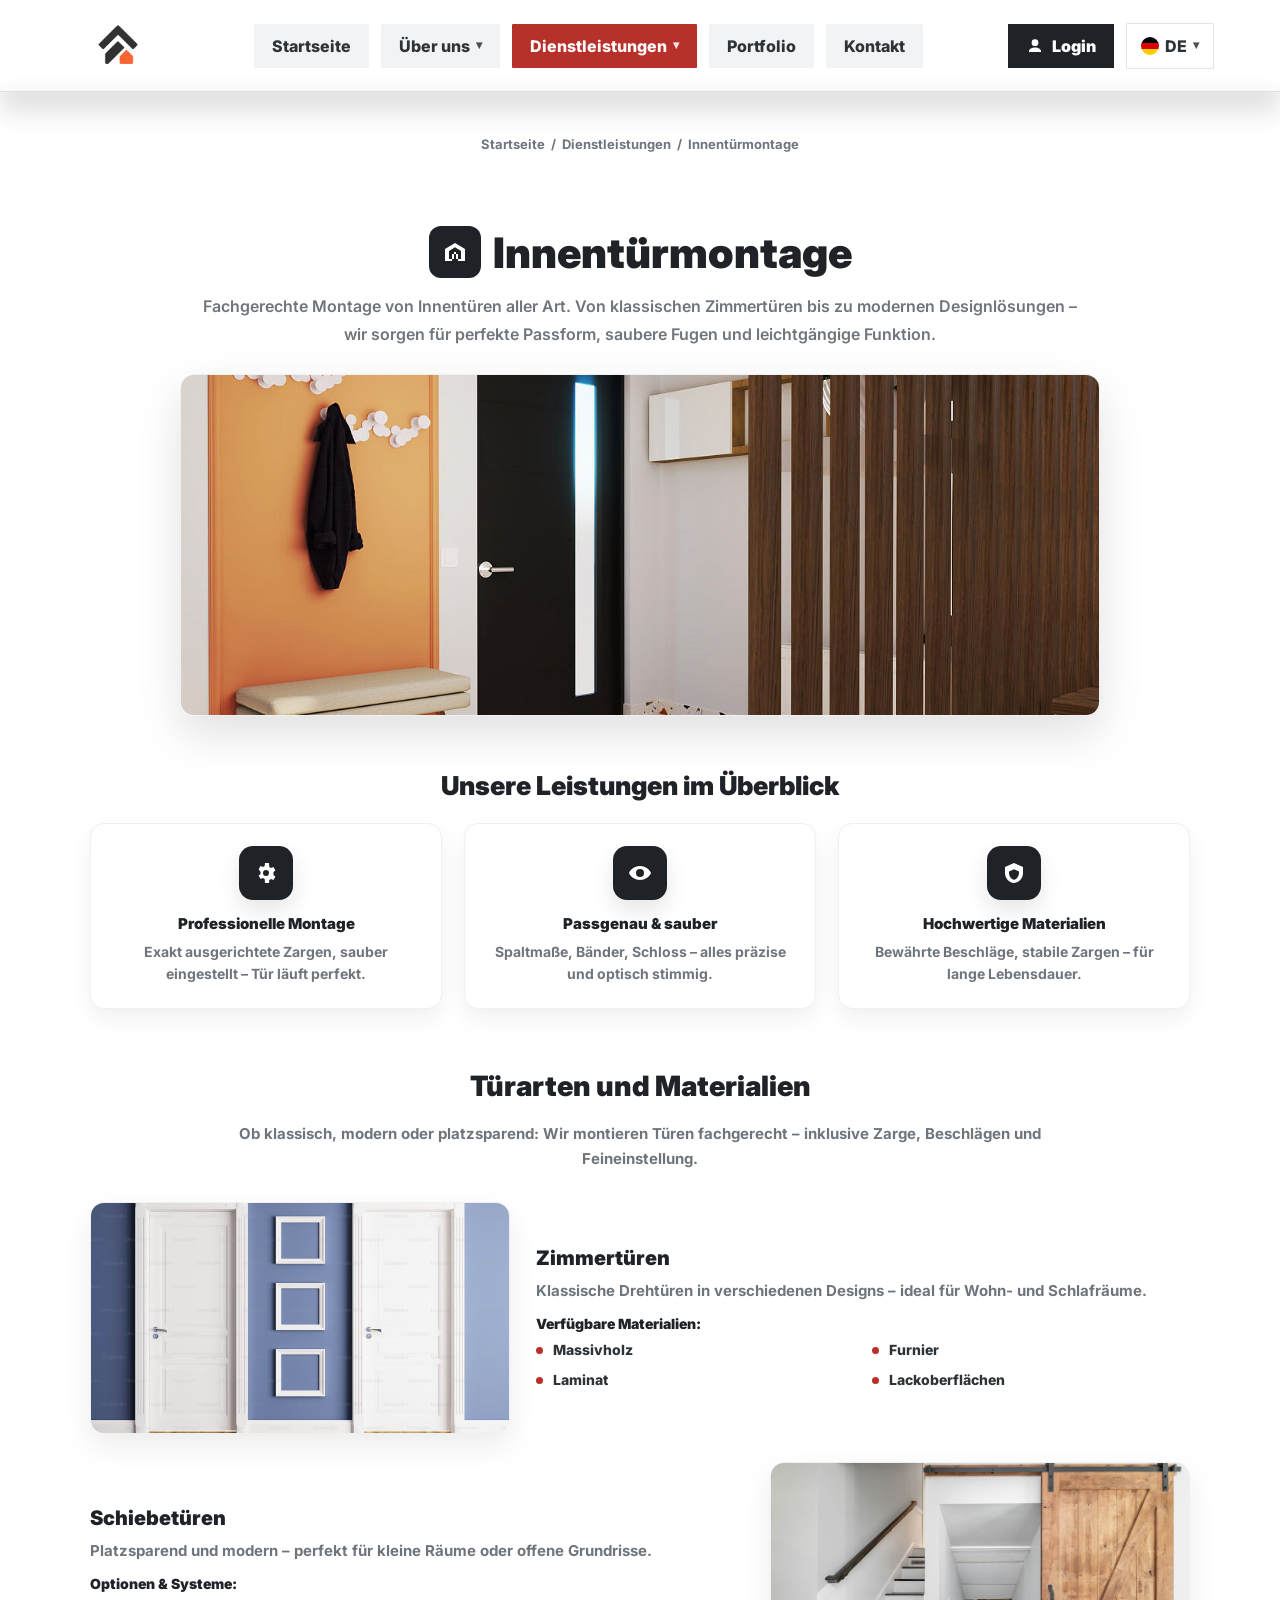
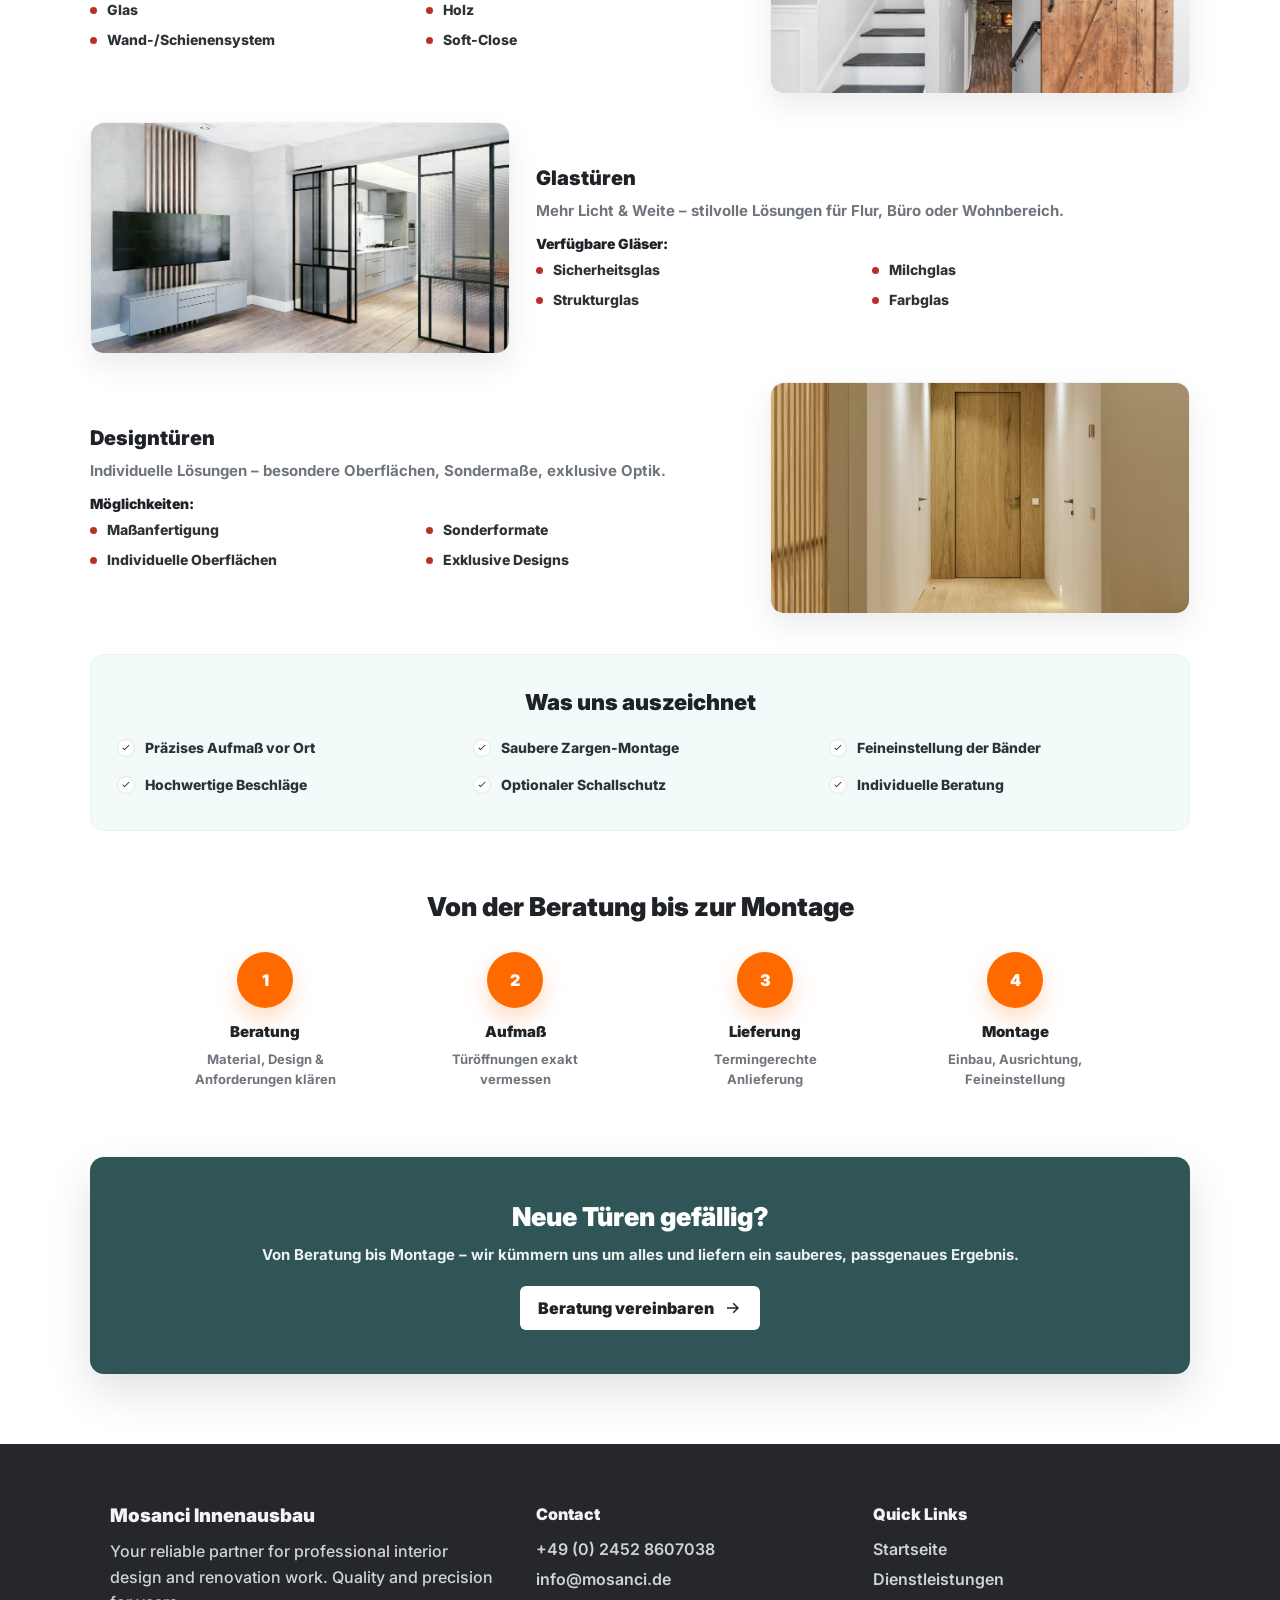
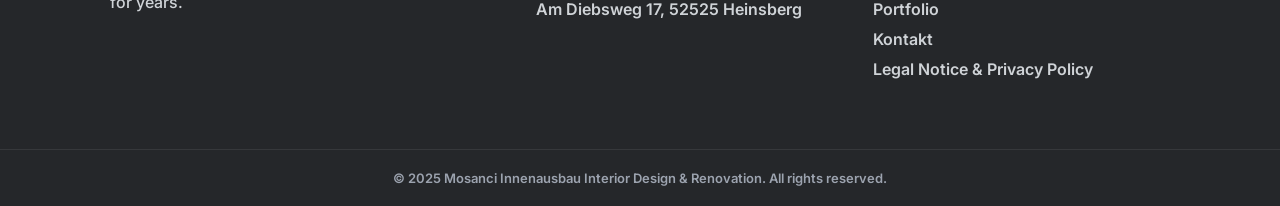
<file: innentuer-montage.html>
<!DOCTYPE html>
<html lang="de">
<head>
  <meta charset="UTF-8" />
  <meta name="viewport" content="width=device-width, initial-scale=1.0" />
  <title>Innentürmontage – Mosanci Innenausbau</title>

  <link href="https://fonts.googleapis.com/css2?family=Inter:wght@400;600;700;800;900&display=swap" rel="stylesheet">

  <style>
    *{box-sizing:border-box;}
    body{
      margin:0;
      font-family:'Inter',sans-serif;
      background:#ffffff;
      color:#1f2328;
    }
    img{max-width:100%;height:auto;display:block;}

    /* ================= FIXED HEADER (EXACT LIKE INDEX) ================= */
    .topHeader{
      position:fixed;
      top:0;
      left:0;
      right:0;
      z-index:9999;
      background:#ffffff;
      height:92px;
      display:flex;
      align-items:center;
      border-bottom:1px solid rgba(226,229,232,.9);
      box-shadow:0 12px 28px rgba(0,0,0,.10);
    }
    .topHeader::after{
      content:"";
      position:absolute;
      left:0;
      right:0;
      bottom:-38px;
      height:38px;
      pointer-events:none;
      background:linear-gradient(to bottom, rgba(0,0,0,.22), rgba(0,0,0,0));
      filter:blur(10px);
      opacity:.35;
    }

    .navwrap{
      width:min(1180px,100%);
      margin:0 auto;
      padding:0 16px;
      display:flex;
      align-items:center;
      justify-content:space-between;
      gap:18px;
    }
    .logoArea img{
      height:69px;
      width:auto;
      display:block;
    }

    .nav{
      list-style:none;
      display:flex;
      gap:12px;
      margin:0;
      padding:0;
      align-items:center;
    }
    .nav a{
      text-decoration:none;
      font-weight:800;
      color:#2e3338;
      padding:12px 18px;
      border-radius:1px;
      background:#f1f3f5;
      transition:.2s ease;
      display:inline-flex;
      align-items:center;
      gap:6px;
    }
    .nav a:hover{ background:#ff6a00; color:#fff; }
    .nav a.active{ background:#b8302a; color:#fff; }
    .chev{ font-size:12px; opacity:.85; transform:translateY(-1px); }

    .rightArea{
      display:flex;
      align-items:center;
      gap:12px;
      white-space:nowrap;
    }
    .login{
      background:#1f2328;
      color:#fff;
      padding:12px 18px;
      border-radius:0px;
      text-decoration:none;
      font-weight:900;
      display:inline-flex;
      align-items:center;
      gap:8px;
    }
    .login svg{ width:18px; height:18px; fill:#fff; }

    .lang{
      display:flex;
      align-items:center;
      gap:6px;
      padding:12px 14px;
      border-radius:1px;
      border:1px solid #e2e5e8;
      font-weight:800;
      color:#2e3338;
      cursor:pointer;
    }
    .flagDot{
      width:18px;height:18px;border-radius:50%;
      background:linear-gradient(#000 0 33%, #dd0000 33% 66%, #ffce00 66% 100%);
    }

    /* ================= PAGE CONTENT OFFSET (LIKE INDEX) ================= */
    .pageContent{
      padding-top:130px;
      animation:fadeIn .18s ease;
    }
    @keyframes fadeIn{
      from{opacity:0; transform:translateY(6px);}
      to{opacity:1; transform:translateY(0);}
    }

    /* ================= RESPONSIVE (LIKE INDEX) ================= */
    @media(max-width:980px){
      .topHeader{ height:auto; padding:12px 0; }
      .navwrap{ flex-wrap:wrap; justify-content:center; }
      .nav{ flex-wrap:wrap; justify-content:center; }
      .pageContent{ padding-top:140px; }
    }

    /* ================= PAGE STYLES (CLEAN, READABLE) ================= */
    .section{ padding:48px 20px; }
    .inner{ max-width:1100px; margin:0 auto; }

    .breadcrumbs{
      text-align:center;
      color:#6f757c;
      font-weight:700;
      font-size:13px;
      margin:6px 0 18px;
    }
    .breadcrumbs a{ color:#6f757c; text-decoration:none; }
    .breadcrumbs a:hover{ text-decoration:underline; }

    .pageHead{
      text-align:center;
      padding:8px 0 10px;
    }
    .titleRow{
      display:inline-flex;
      align-items:center;
      gap:12px;
    }
    .titleIcon{
      width:52px;
      height:52px;
      border-radius:12px;
      background:#1f2328;
      display:flex;
      align-items:center;
      justify-content:center;
      flex:0 0 auto;
    }
    .titleIcon svg{ width:24px; height:24px; fill:#fff; }

    .pageHead h1{
      margin:0;
      font-size:42px;
      font-weight:900;
      color:#1f2328;
    }
    .pageHead p{
      margin:14px auto 0;
      max-width:900px;
      color:#6f757c;
      line-height:1.75;
      font-weight:600;
      font-size:16px;
    }

    .heroImage{
      max-width:920px;
      margin:26px auto 0;
      border-radius:14px;
      overflow:hidden;
      box-shadow:0 18px 45px rgba(0,0,0,.12);
      border:1px solid #eef0f2;
    }
    .heroImage img{
      width:100%;
      height:340px;
      object-fit:cover;
      display:block;
    }

    .sectionTitle{
      text-align:center;
      font-size:26px;
      font-weight:900;
      margin:44px 0 22px;
      color:#1f2328;
    }

    /* Overview */
    .overviewRow{
      display:grid;
      grid-template-columns:repeat(3, minmax(0,1fr));
      gap:22px;
      margin-top:10px;
    }
    .ovItem{
      background:#ffffff;
      border:1px solid #eef0f2;
      border-radius:14px;
      padding:22px 18px;
      box-shadow:0 10px 22px rgba(0,0,0,.06);
      text-align:center;
    }
    .ovIcon{
      width:54px;
      height:54px;
      border-radius:14px;
      background:#1f2328;
      display:flex;
      align-items:center;
      justify-content:center;
      margin:0 auto 14px;
      box-shadow:0 10px 22px rgba(0,0,0,.10);
    }
    .ovIcon svg{ width:24px; height:24px; fill:#fff; }
    .ovItem h4{
      margin:0 0 8px;
      font-size:15px;
      font-weight:900;
      color:#1f2328;
    }
    .ovItem p{
      margin:0;
      color:#6f757c;
      font-weight:700;
      font-size:14px;
      line-height:1.6;
    }

    /* Types */
    .blockTitle{
      text-align:center;
      font-size:28px;
      font-weight:900;
      margin:60px 0 18px;
      color:#1f2328;
    }
    .blockSub{
      text-align:center;
      max-width:900px;
      margin:0 auto 30px;
      color:#6f757c;
      font-weight:700;
      font-size:15px;
      line-height:1.7;
    }

    .typeGrid{ display:grid; gap:28px; margin-top:18px; }
    .typeRow{
      display:grid;
      grid-template-columns: 420px 1fr;
      gap:26px;
      align-items:center;
    }
    .typeRow.reverse{ grid-template-columns: 1fr 420px; }

    .typeCardImg{
      border-radius:14px;
      overflow:hidden;
      border:1px solid #eef0f2;
      box-shadow:0 12px 30px rgba(0,0,0,.08);
    }
    .typeCardImg img{
      width:100%;
      height:230px;
      object-fit:cover;
      display:block;
    }
    .typeText h3{
      margin:0 0 8px;
      font-size:20px;
      font-weight:900;
      color:#1f2328;
    }
    .typeText p{
      margin:0 0 12px;
      color:#6f757c;
      font-weight:700;
      font-size:15px;
      line-height:1.7;
    }

    .materialsTitle{
      font-weight:900;
      font-size:14px;
      margin:10px 0 8px;
      color:#1f2328;
    }

    .materials{
      margin:0;
      padding:0;
      list-style:none;
      display:grid;
      grid-template-columns:repeat(2, minmax(0, 1fr));
      gap:10px 18px;
    }
    .materials li{
      display:flex;
      align-items:flex-start;
      gap:10px;
      font-weight:800;
      font-size:14px;
      color:#2e3338;
      line-height:1.4;
    }
    .dot{
      width:7px; height:7px; border-radius:50%;
      background:#b8302a;
      margin-top:7px;
      flex:0 0 auto;
    }

    /* Highlight box */
    .highlightBox{
      background:#f2fbf9;
      border:1px solid #e8f3f1;
      border-radius:14px;
      padding:34px 26px;
      margin-top:40px;
    }
    .highlightTitle{
      text-align:center;
      font-size:22px;
      font-weight:900;
      margin:0 0 22px;
      color:#1f2328;
    }
    .highlightGrid{
      display:grid;
      grid-template-columns:repeat(3, 1fr);
      gap:16px 22px;
    }
    .hItem{
      display:flex;
      gap:10px;
      align-items:flex-start;
      font-weight:800;
      font-size:14px;
      color:#2e3338;
      line-height:1.55;
    }
    .hCheck{
      width:18px;
      height:18px;
      border-radius:50%;
      background:#ffffff;
      border:1px solid #dfe9e7;
      display:flex;
      align-items:center;
      justify-content:center;
      flex:0 0 auto;
      transform:translateY(2px);
    }
    .hCheck svg{ width:12px; height:12px; fill:#2b2f33; }

    /* Process */
    .processTitle{
      text-align:center;
      font-size:26px;
      font-weight:900;
      margin:60px 0 30px;
      color:#1f2328;
    }
    .processSteps{
      display:flex;
      justify-content:center;
      gap:70px;
      flex-wrap:wrap;
      padding-bottom:10px;
    }
    .pStep{
      max-width:180px;
      text-align:center;
    }
    .pCircle{
      width:56px;
      height:56px;
      border-radius:50%;
      background:#ff6a00;
      color:#ffffff;
      display:flex;
      align-items:center;
      justify-content:center;
      font-weight:900;
      margin:0 auto 14px;
      box-shadow:0 10px 22px rgba(255,106,0,.25);
    }
    .pStep h4{
      margin:0 0 8px;
      font-weight:900;
      font-size:15px;
      color:#1f2328;
    }
    .pStep p{
      margin:0;
      color:#6f757c;
      font-weight:700;
      font-size:13px;
      line-height:1.55;
    }

    /* CTA */
    .bigCtaWrap{ padding:10px 20px 70px; }
    .bigCta{
      max-width:1100px;
      margin:0 auto;
      background:#2f5557;
      border-radius:14px;
      padding:44px 24px;
      text-align:center;
      color:#ffffff;
      box-shadow:0 18px 45px rgba(0,0,0,.12);
    }
    .bigCta h3{
      margin:0 0 10px;
      font-size:26px;
      font-weight:900;
    }
    .bigCta p{
      margin:0 auto 18px;
      max-width:820px;
      color:rgba(255,255,255,.92);
      font-weight:700;
      line-height:1.7;
      font-size:15px;
    }
    .bigCta a{
      display:inline-flex;
      align-items:center;
      gap:10px;
      background:#ffffff;
      color:#1f2328;
      padding:12px 18px;
      border-radius:6px;
      font-weight:900;
      text-decoration:none;
      transition:.2s ease;
    }
    .bigCta a:hover{ opacity:.92; }
    .bigCta a svg{ width:18px; height:18px; fill:#1f2328; }

    /* ================= FOOTER (MATCH YOUR STYLE) ================= */
    footer{
      background:#25272a;
      color:#f1f3f5;
      margin-top:0;
    }
    .footerTop{
      max-width:1100px;
      margin:0 auto;
      padding:60px 20px;
      display:grid;
      grid-template-columns:1.3fr 1fr 1fr;
      gap:40px;
    }
    .footerBrand h3{ margin:0; font-weight:900; }
    .footerBrand p{
      margin-top:12px;
      line-height:1.6;
      color:#cfd3d7;
      font-weight:500;
    }
    .footerCol h4{ margin:0 0 15px; font-weight:900; }
    .footerCol a{
      display:block;
      margin-bottom:10px;
      color:#cfd3d7;
      text-decoration:none;
      font-weight:600;
      transition:color .2s ease;
    }
    .footerCol a:hover{ color:#ffffff; }
    .footerBottom{
      border-top:1px solid rgba(255,255,255,.08);
      text-align:center;
      padding:20px;
      font-size:13px;
      color:#9ca3af;
      font-weight:600;
    }

    /* ================= RESPONSIVE ================= */
    @media (max-width: 980px){
      /* header stays index-like via existing media query above */
      .overviewRow{ grid-template-columns:1fr; }
    }
    @media (max-width: 920px){
      .typeRow, .typeRow.reverse{ grid-template-columns:1fr; }
      .heroImage img{ height:260px; }
      .highlightGrid{ grid-template-columns:1fr; }
      .processSteps{ gap:32px; }
    }
  </style>
</head>

<body>

  <!-- HEADER (EXACT LIKE INDEX) -->
  <header class="topHeader">
    <div class="navwrap">
      <div class="logoArea">
        <img src="logo.png" alt="Mosanci Innenausbau">
      </div>

      <ul class="nav">
        <li><a href="index.html">Startseite</a></li>
        <li><a href="ueber-uns.html">Über uns <span class="chev">▾</span></a></li>
        <li><a class="active" href="dienstleistungen.html">Dienstleistungen <span class="chev">▾</span></a></li>
        <li><a href="portfolio.html">Portfolio</a></li>
        <li><a href="kontakt.html">Kontakt</a></li>
      </ul>

      <div class="rightArea">
        <a class="login" href="#">
          <svg viewBox="0 0 24 24" aria-hidden="true">
            <path d="M12 12a4.5 4.5 0 1 0-4.5-4.5A4.5 4.5 0 0 0 12 12Zm0 2c-4.42 0-8 2.24-8 5v1h16v-1c0-2.76-3.58-5-8-5Z"/>
          </svg>
          Login
        </a>

        <div class="lang">
          <span class="flagDot" aria-hidden="true"></span>
          <span>DE</span>
          <span class="chev">▾</span>
        </div>
      </div>
    </div>
  </header>

  <div class="pageContent">

    <div class="breadcrumbs">
      <a href="index.html">Startseite</a> &nbsp;/&nbsp;
      <a href="dienstleistungen.html">Dienstleistungen</a> &nbsp;/&nbsp;
      Innentürmontage
    </div>

    <section class="section">
      <div class="inner">

        <div class="pageHead">
          <div class="titleRow">
            <div class="titleIcon" aria-hidden="true">
              <svg viewBox="0 0 24 24">
                <path d="M12 3 2 9v12h7v-7h6v7h7V9l-10-6Zm-1 16H6v-8.1l6-3.6 6 3.6V19h-5v-7h-2v7Z"/>
              </svg>
            </div>
            <h1>Innentürmontage</h1>
          </div>

          <p>
            Fachgerechte Montage von Innentüren aller Art. Von klassischen Zimmertüren bis zu modernen
            Designlösungen – wir sorgen für perfekte Passform, saubere Fugen und leichtgängige Funktion.
          </p>

          <div class="heroImage">
            <img src="assets/door-hero.jpg" alt="Innentürmontage">
          </div>
        </div>

        <div class="sectionTitle">Unsere Leistungen im Überblick</div>
        <div class="overviewRow">
          <div class="ovItem">
            <div class="ovIcon">
              <svg viewBox="0 0 24 24"><path d="M19.4 13a7.9 7.9 0 0 0 .1-1 7.9 7.9 0 0 0-.1-1l2-1.6-2-3.4-2.4 1a8.4 8.4 0 0 0-1.7-1L15 2h-4l-.3 2.9a8.4 8.4 0 0 0-1.7 1l-2.4-1-2 3.4L6.6 11a7.9 7.9 0 0 0-.1 1 7.9 7.9 0 0 0 .1 1l-2 1.6 2 3.4 2.4-1a8.4 8.4 0 0 0 1.7 1L11 22h4l.3-2.9a8.4 8.4 0 0 0 1.7-1l2.4 1 2-3.4-2-1.6ZM12 15a3 3 0 1 1 0-6 3 3 0 0 1 0 6Z"/></svg>
            </div>
            <h4>Professionelle Montage</h4>
            <p>Exakt ausgerichtete Zargen, sauber eingestellt – Tür läuft perfekt.</p>
          </div>

          <div class="ovItem">
            <div class="ovIcon">
              <svg viewBox="0 0 24 24"><path d="M12 5c5 0 9.3 3.1 11 7-1.7 3.9-6 7-11 7S2.7 15.9 1 12c1.7-3.9 6-7 11-7Zm0 3a4 4 0 1 0 0 8 4 4 0 0 0 0-8Z"/></svg>
            </div>
            <h4>Passgenau & sauber</h4>
            <p>Spaltmaße, Bänder, Schloss – alles präzise und optisch stimmig.</p>
          </div>

          <div class="ovItem">
            <div class="ovIcon">
              <svg viewBox="0 0 24 24"><path d="M12 2 3 6v6c0 5 3.8 9.7 9 10 5.2-.3 9-5 9-10V6l-9-4Zm0 6.2 5 2.2V12c0 3.1-2.3 6.4-5 6.8-2.7-.4-5-3.7-5-6.8v-1.6l5-2.2Z"/></svg>
            </div>
            <h4>Hochwertige Materialien</h4>
            <p>Bewährte Beschläge, stabile Zargen – für lange Lebensdauer.</p>
          </div>
        </div>

        <div class="blockTitle">Türarten und Materialien</div>
        <div class="blockSub">
          Ob klassisch, modern oder platzsparend: Wir montieren Türen fachgerecht – inklusive Zarge, Beschlägen und Feineinstellung.
        </div>

        <div class="typeGrid">
          <div class="typeRow">
            <div class="typeCardImg">
              <img src="assets/door-zimmertuer.jpg" alt="Zimmertüren">
            </div>
            <div class="typeText">
              <h3>Zimmertüren</h3>
              <p>Klassische Drehtüren in verschiedenen Designs – ideal für Wohn- und Schlafräume.</p>
              <div class="materialsTitle">Verfügbare Materialien:</div>
              <ul class="materials">
                <li><span class="dot"></span>Massivholz</li>
                <li><span class="dot"></span>Furnier</li>
                <li><span class="dot"></span>Laminat</li>
                <li><span class="dot"></span>Lackoberflächen</li>
              </ul>
            </div>
          </div>

          <div class="typeRow reverse">
            <div class="typeText">
              <h3>Schiebetüren</h3>
              <p>Platzsparend und modern – perfekt für kleine Räume oder offene Grundrisse.</p>
              <div class="materialsTitle">Optionen &amp; Systeme:</div>
              <ul class="materials">
                <li><span class="dot"></span>Glas</li>
                <li><span class="dot"></span>Holz</li>
                <li><span class="dot"></span>Wand-/Schienensystem</li>
                <li><span class="dot"></span>Soft-Close</li>
              </ul>
            </div>
            <div class="typeCardImg">
              <img src="assets/door-schiebetuer.jpg" alt="Schiebetüren">
            </div>
          </div>

          <div class="typeRow">
            <div class="typeCardImg">
              <img src="assets/door-glastuer.jpg" alt="Glastüren">
            </div>
            <div class="typeText">
              <h3>Glastüren</h3>
              <p>Mehr Licht &amp; Weite – stilvolle Lösungen für Flur, Büro oder Wohnbereich.</p>
              <div class="materialsTitle">Verfügbare Gläser:</div>
              <ul class="materials">
                <li><span class="dot"></span>Sicherheitsglas</li>
                <li><span class="dot"></span>Milchglas</li>
                <li><span class="dot"></span>Strukturglas</li>
                <li><span class="dot"></span>Farbglas</li>
              </ul>
            </div>
          </div>

          <div class="typeRow reverse">
            <div class="typeText">
              <h3>Designtüren</h3>
              <p>Individuelle Lösungen – besondere Oberflächen, Sondermaße, exklusive Optik.</p>
              <div class="materialsTitle">Möglichkeiten:</div>
              <ul class="materials">
                <li><span class="dot"></span>Maßanfertigung</li>
                <li><span class="dot"></span>Sonderformate</li>
                <li><span class="dot"></span>Individuelle Oberflächen</li>
                <li><span class="dot"></span>Exklusive Designs</li>
              </ul>
            </div>
            <div class="typeCardImg">
              <img src="assets/door-designtuer.jpg" alt="Designtüren">
            </div>
          </div>
        </div>

        <div class="highlightBox">
          <div class="highlightTitle">Was uns auszeichnet</div>
          <div class="highlightGrid">
            <div class="hItem"><span class="hCheck"><svg viewBox="0 0 24 24"><path d="M9.2 16.6 4.9 12.3l1.4-1.4 2.9 2.9 8.5-8.5 1.4 1.4-9.9 9.9Z"/></svg></span>Präzises Aufmaß vor Ort</div>
            <div class="hItem"><span class="hCheck"><svg viewBox="0 0 24 24"><path d="M9.2 16.6 4.9 12.3l1.4-1.4 2.9 2.9 8.5-8.5 1.4 1.4-9.9 9.9Z"/></svg></span>Saubere Zargen-Montage</div>
            <div class="hItem"><span class="hCheck"><svg viewBox="0 0 24 24"><path d="M9.2 16.6 4.9 12.3l1.4-1.4 2.9 2.9 8.5-8.5 1.4 1.4-9.9 9.9Z"/></svg></span>Feineinstellung der Bänder</div>
            <div class="hItem"><span class="hCheck"><svg viewBox="0 0 24 24"><path d="M9.2 16.6 4.9 12.3l1.4-1.4 2.9 2.9 8.5-8.5 1.4 1.4-9.9 9.9Z"/></svg></span>Hochwertige Beschläge</div>
            <div class="hItem"><span class="hCheck"><svg viewBox="0 0 24 24"><path d="M9.2 16.6 4.9 12.3l1.4-1.4 2.9 2.9 8.5-8.5 1.4 1.4-9.9 9.9Z"/></svg></span>Optionaler Schallschutz</div>
            <div class="hItem"><span class="hCheck"><svg viewBox="0 0 24 24"><path d="M9.2 16.6 4.9 12.3l1.4-1.4 2.9 2.9 8.5-8.5 1.4 1.4-9.9 9.9Z"/></svg></span>Individuelle Beratung</div>
          </div>
        </div>

        <div class="processTitle">Von der Beratung bis zur Montage</div>
        <div class="processSteps">
          <div class="pStep">
            <div class="pCircle">1</div>
            <h4>Beratung</h4>
            <p>Material, Design &amp; Anforderungen klären</p>
          </div>
          <div class="pStep">
            <div class="pCircle">2</div>
            <h4>Aufmaß</h4>
            <p>Türöffnungen exakt vermessen</p>
          </div>
          <div class="pStep">
            <div class="pCircle">3</div>
            <h4>Lieferung</h4>
            <p>Termingerechte Anlieferung</p>
          </div>
          <div class="pStep">
            <div class="pCircle">4</div>
            <h4>Montage</h4>
            <p>Einbau, Ausrichtung, Feineinstellung</p>
          </div>
        </div>

      </div>
    </section>

    <section class="bigCtaWrap">
      <div class="bigCta">
        <h3>Neue Türen gefällig?</h3>
        <p>Von Beratung bis Montage – wir kümmern uns um alles und liefern ein sauberes, passgenaues Ergebnis.</p>
        <a href="kontakt.html">
          Beratung vereinbaren
          <svg viewBox="0 0 24 24" aria-hidden="true">
            <path d="M13 5 20 12l-7 7-1.4-1.4 4.6-4.6H4v-2h12.2l-4.6-4.6L13 5Z"/>
          </svg>
        </a>
      </div>
    </section>

    <footer>
      <div class="footerTop">
        <div class="footerBrand">
          <h3>Mosanci Innenausbau</h3>
          <p>Your reliable partner for professional interior design and renovation work. Quality and precision for years.</p>
        </div>

        <div class="footerCol">
          <h4>Contact</h4>
          <a href="#">+49 (0) 2452 8607038</a>
          <a href="#">info@mosanci.de</a>
          <a href="#">Am Diebsweg 17, 52525 Heinsberg</a>
        </div>

        <div class="footerCol">
          <h4>Quick Links</h4>
          <a href="index.html">Startseite</a>
          <a href="dienstleistungen.html">Dienstleistungen</a>
          <a href="portfolio.html">Portfolio</a>
          <a href="kontakt.html">Kontakt</a>
          <a href="#">Legal Notice &amp; Privacy Policy</a>
        </div>
      </div>

      <div class="footerBottom">
        © 2025 Mosanci Innenausbau Interior Design &amp; Renovation. All rights reserved.
      </div>
    </footer>

  </div>
</body>
</html>
</file>
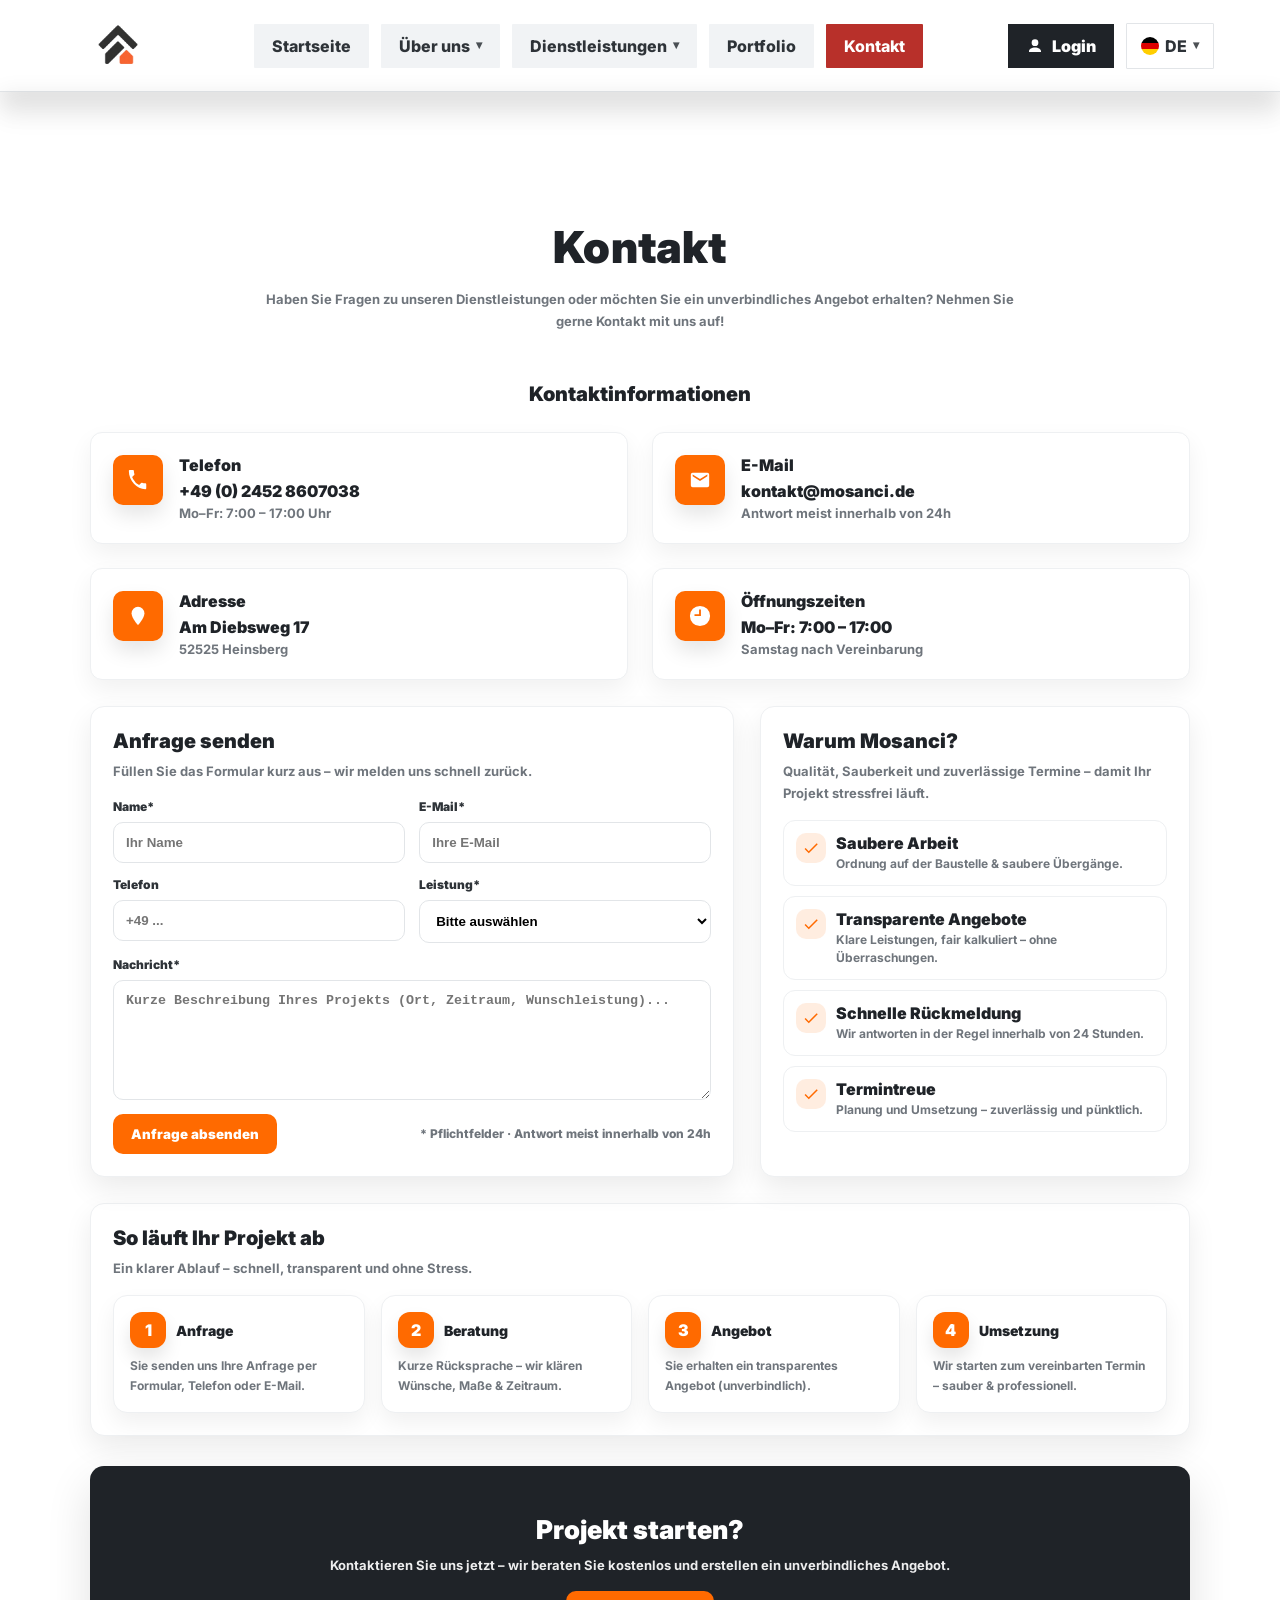
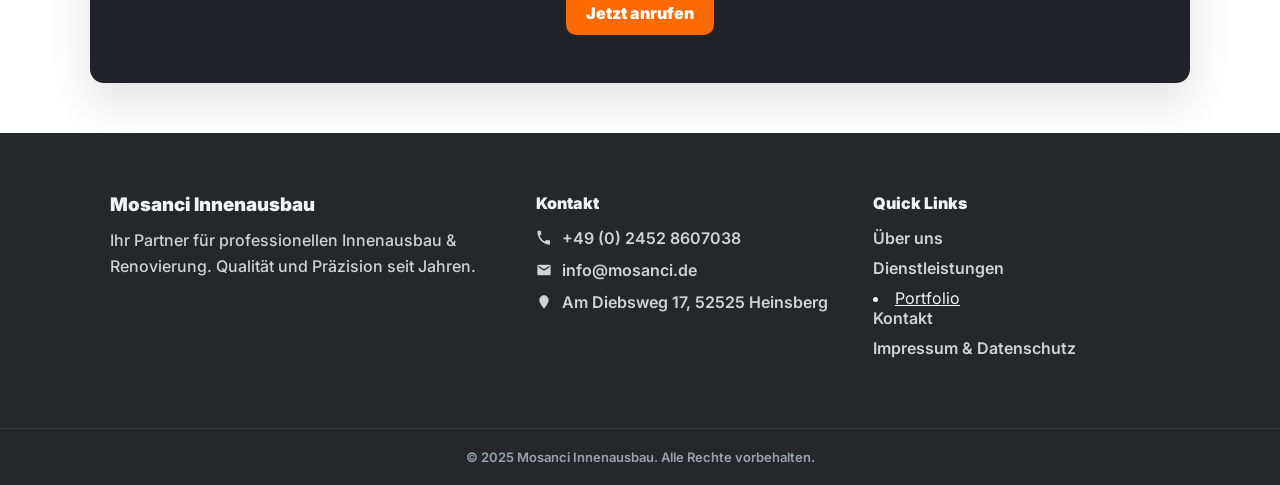
<file: kontakt.html>
<!DOCTYPE html>
<html lang="de">
<head>
  <meta charset="UTF-8" />
  <meta name="viewport" content="width=device-width, initial-scale=1.0" />
  <title>Kontakt – Mosanci Innenausbau</title>

  <link href="https://fonts.googleapis.com/css2?family=Inter:wght@400;600;700;800;900&display=swap" rel="stylesheet">

  <style>
    *{box-sizing:border-box;}
    body{
      margin:0;
      font-family:'Inter',sans-serif;
      background:#ffffff;
      color:#1f2328;
    }
    img{max-width:100%;height:auto;display:block;}
    a{color:inherit;}
    button{font-family:inherit;}

    /* ================= FIXED HEADER (IDENTICAL TO INDEX) ================= */
    .topHeader{
      position:fixed;
      top:0;
      left:0;
      right:0;
      z-index:9999;
      background:#ffffff;
      height:92px;
      display:flex;
      align-items:center;
      border-bottom:1px solid rgba(226,229,232,.9);
      box-shadow:0 12px 28px rgba(0,0,0,.10);
    }

    .topHeader::after{
      content:"";
      position:absolute;
      left:0;
      right:0;
      bottom:-38px;
      height:38px;
      pointer-events:none;
      background:linear-gradient(to bottom, rgba(0,0,0,.22), rgba(0,0,0,0));
      filter:blur(10px);
      opacity:.35;
    }

    .navwrap{
      width:min(1180px,100%);
      margin:0 auto;
      padding:0 16px;
      display:flex;
      align-items:center;
      justify-content:space-between;
      gap:18px;
    }

    .logoArea img{
      height:69px;
      width:auto;
      display:block;
    }

    .nav{
      list-style:none;
      display:flex;
      gap:12px;
      margin:0;
      padding:0;
      align-items:center;
    }

    .nav a{
      text-decoration:none;
      font-weight:800;
      color:#2e3338;
      padding:12px 18px;
      border-radius:1px;
      background:#f1f3f5;
      transition:.2s ease;
      display:inline-flex;
      align-items:center;
      gap:6px;
    }
    .nav a:hover{ background:#ff6a00; color:#fff; }
    .nav a.active{ background:#b8302a; color:#fff; }
    .chev{ font-size:12px; opacity:.85; transform:translateY(-1px); }

    .rightArea{
      display:flex;
      align-items:center;
      gap:12px;
      white-space:nowrap;
    }

    .login{
      background:#1f2328;
      color:#fff;
      padding:12px 18px;
      border-radius:0px;
      text-decoration:none;
      font-weight:900;
      display:inline-flex;
      align-items:center;
      gap:8px;
    }
    .login svg{ width:18px; height:18px; fill:#fff; }

    .lang{
      display:flex;
      align-items:center;
      gap:6px;
      padding:12px 14px;
      border-radius:1px;
      border:1px solid #e2e5e8;
      font-weight:800;
      color:#2e3338;
      cursor:pointer;
    }
    .flagDot{
      width:18px;height:18px;border-radius:50%;
      background:linear-gradient(#000 0 33%, #dd0000 33% 66%, #ffce00 66% 100%);
    }

    /* ================= PAGE CONTENT (IDENTICAL TO INDEX) ================= */
    .pageContent{
      padding-top:130px;
      animation:fadeIn .18s ease;
    }
    @keyframes fadeIn{
      from{opacity:0; transform:translateY(6px);}
      to{opacity:1; transform:translateY(0);}
    }

    /* ================= CONTACT HERO ================= */
    .contactHero{
      padding:70px 20px 20px;
      text-align:center;
    }
    .contactHero h1{
      margin:0;
      font-size:44px;
      font-weight:900;
      letter-spacing:.2px;
    }
    .contactHero p{
      margin:14px auto 0;
      max-width:780px;
      color:#6f757c;
      font-weight:700;
      line-height:1.7;
      font-size:13px;
    }

    /* ================= CONTACT INFO ================= */
    .section{ padding:50px 20px; }
    .inner{ max-width:1100px; margin:0 auto; }

    .infoTitle{
      text-align:center;
      font-size:20px;
      font-weight:900;
      margin:10px 0 26px;
    }

    .infoGrid{
      display:grid;
      grid-template-columns:repeat(2,1fr);
      gap:24px;
    }

    .infoCard{
      background:#ffffff;
      border-radius:12px;
      padding:22px;
      box-shadow:0 10px 25px rgba(0,0,0,.06);
      border:1px solid #eef0f2;
      display:flex;
      gap:16px;
      align-items:flex-start;
    }

    .iconBox{
      width:50px;
      height:50px;
      border-radius:10px;
      background:#ff6a00;
      display:flex;
      align-items:center;
      justify-content:center;
      flex:0 0 auto;
      box-shadow:0 10px 20px rgba(0,0,0,.10);
    }
    .iconBox svg{ width:22px; height:22px; fill:#ffffff; }

    .cardText h3{
      margin:0 0 6px;
      font-size:16px;
      font-weight:900;
    }
    .mainLine{
      font-weight:900;
      margin-bottom:4px;
      color:#1f2328;
    }
    .subLine{
      color:#6f757c;
      font-size:13px;
      font-weight:700;
    }

    /* ================= FORM + TRUST ================= */
    .twoCol{
      display:grid;
      grid-template-columns:1.2fr .8fr;
      gap:26px;
      margin-top:26px;
    }

    .panel{
      background:#ffffff;
      border:1px solid #eef0f2;
      border-radius:14px;
      padding:22px;
      box-shadow:0 12px 28px rgba(0,0,0,.08);
    }

    .panel h2{
      margin:0 0 8px;
      font-size:20px;
      font-weight:900;
    }
    .panel p{
      margin:0 0 16px;
      color:#6f757c;
      font-weight:700;
      line-height:1.65;
      font-size:13px;
    }

    .formGrid{
      display:grid;
      grid-template-columns:1fr 1fr;
      gap:14px;
    }
    .field{ display:flex; flex-direction:column; gap:8px; }
    .field label{
      font-weight:900;
      color:#2e3338;
      font-size:12px;
    }
    .field input, .field select, .field textarea{
      border:1px solid #e2e5e8;
      border-radius:10px;
      padding:12px 12px;
      font-weight:700;
      outline:none;
      transition:.15s ease;
      background:#fff;
    }
    .field input:focus, .field select:focus, .field textarea:focus{
      border-color:#ff6a00;
      box-shadow:0 0 0 3px rgba(255,106,0,.14);
    }
    .field textarea{ resize:vertical; min-height:120px; grid-column:1 / -1; }

    .formActions{
      display:flex;
      align-items:center;
      justify-content:space-between;
      gap:12px;
      margin-top:14px;
      flex-wrap:wrap;
    }
    .btn{
      border:none;
      cursor:pointer;
      background:#ff6a00;
      color:#fff;
      padding:12px 18px;
      border-radius:10px;
      font-weight:900;
      transition:.2s ease;
    }
    .btn:hover{ background:#e65c00; }
    .note{
      color:#6f757c;
      font-weight:800;
      font-size:12px;
    }

    .trustList{
      list-style:none;
      padding:0;
      margin:12px 0 0;
      display:flex;
      flex-direction:column;
      gap:10px;
    }
    .trustItem{
      display:flex;
      gap:10px;
      align-items:flex-start;
      padding:12px 12px;
      border:1px solid #eef0f2;
      border-radius:12px;
      background:#fff;
    }
    .tick{
      width:30px;height:30px;border-radius:10px;
      background:rgba(255,106,0,.12);
      display:flex;align-items:center;justify-content:center;
      flex:0 0 auto;
    }
    .tick svg{ width:18px;height:18px; fill:#ff6a00; }
    .trustText strong{ display:block; font-weight:900; }
    .trustText span{
      display:block;
      margin-top:2px;
      color:#6f757c;
      font-weight:700;
      font-size:12px;
      line-height:1.5;
    }

    /* ================= STEPS ================= */
    .stepsGrid{
      display:grid;
      grid-template-columns:repeat(4,1fr);
      gap:16px;
      margin-top:14px;
    }
    .step{
      background:#ffffff;
      border:1px solid #eef0f2;
      border-radius:14px;
      padding:16px;
      box-shadow:0 10px 22px rgba(0,0,0,.06);
    }
    .stepTop{
      display:flex;
      align-items:center;
      gap:10px;
      margin-bottom:8px;
    }
    .stepNum{
      width:36px;height:36px;border-radius:12px;
      background:#ff6a00;
      color:#fff;
      display:flex;align-items:center;justify-content:center;
      font-weight:900;
      box-shadow:0 10px 18px rgba(0,0,0,.10);
    }
    .step h3{ margin:0; font-size:14px; font-weight:900; }
    .step p{
      margin:8px 0 0;
      color:#6f757c;
      font-weight:700;
      font-size:12px;
      line-height:1.65;
    }

    /* ================= CTA ================= */
    .cta{
      background:#1f2328;
      color:#fff;
      padding:48px 20px;
      border-radius:14px;
      text-align:center;
      margin-top:30px;
      box-shadow:0 18px 45px rgba(0,0,0,.12);
    }
    .cta h2{ margin:0 0 10px; font-size:26px; font-weight:900; }
    .cta p{
      margin:0 auto 16px;
      max-width:820px;
      color:rgba(255,255,255,.92);
      font-weight:700;
      line-height:1.6;
      font-size:13px;
    }
    .cta a{
      display:inline-block;
      background:#ff6a00;
      color:#fff;
      padding:12px 20px;
      border-radius:10px;
      font-weight:900;
      text-decoration:none;
      transition:.2s ease;
    }
    .cta a:hover{ background:#e65c00; }

    /* ================= FOOTER (IDENTICAL STRUCTURE TO INDEX) ================= */
    footer{
      background:#25272a;
      color:#f1f3f5;
      margin-top:0;
    }
    .footerTop{
      max-width:1100px;
      margin:0 auto;
      padding:60px 20px;
      display:grid;
      grid-template-columns:1.3fr 1fr 1fr;
      gap:40px;
    }
    .footerBrand h3{ margin:0; font-weight:900; }
    .footerBrand p{
      margin-top:12px;
      line-height:1.6;
      color:#cfd3d7;
      font-weight:500;
    }
    .footerCol h4{ margin:0 0 15px; font-weight:900; }

    .footer-contact{
      display:flex;
      align-items:center;
      gap:10px;
      margin-bottom:12px;
      color:#cfd3d7;
      font-weight:600;
      text-decoration:none;
    }
    .footer-contact svg{
      width:16px;
      height:16px;
      fill:#cfd3d7;
      flex:0 0 16px;
    }

    .footerCol a.link{
      display:block;
      margin-bottom:10px;
      color:#cfd3d7;
      text-decoration:none;
      font-weight:600;
      transition:.2s ease;
    }
    .footerCol a.link:hover{ color:#fff; }

    .footerBottom{
      border-top:1px solid rgba(255,255,255,.08);
      text-align:center;
      padding:20px;
      font-size:13px;
      color:#9ca3af;
      font-weight:600;
    }

    /* ================= EXISTING RESPONSIVE (LIKE INDEX) ================= */
    @media (max-width:980px){
      .topHeader{ height:auto; padding:12px 0; }
      .navwrap{ flex-wrap:wrap; justify-content:center; }
      .nav{ flex-wrap:wrap; justify-content:center; }
      .pageContent{ padding-top:140px; }
      .footerTop{ grid-template-columns:1fr; }
      .infoGrid{ grid-template-columns:1fr; }
      .twoCol{ grid-template-columns:1fr; }
      .stepsGrid{ grid-template-columns:1fr 1fr; }
    }

    /* ================= Mobile header like ausbau.nrw (IDENTICAL TO INDEX) ================= */
    .mobileActions{ display:none; }

    @media (max-width:700px){
      .nav, .rightArea { display:none; }

      .topHeader{
        height:72px;
        padding:0;
      }
      .navwrap{
        width:100%;
        padding:0 14px;
        flex-wrap:nowrap;
        justify-content:space-between;
      }
      .logoArea img{ height:44px; }

      .mobileActions{
        display:flex;
        align-items:center;
        gap:10px;
      }

      .langPill{
        display:inline-flex;
        align-items:center;
        gap:8px;
        padding:10px 12px;
        background:#fff;
        border:1px solid #e2e5e8;
        font-weight:800;
        border-radius:10px;
        cursor:pointer;
      }

      .burger{
        width:44px;
        height:44px;
        border:1px solid #e2e5e8;
        background:#fff;
        border-radius:10px;
        display:inline-flex;
        flex-direction:column;
        justify-content:center;
        gap:6px;
        padding:0 12px;
        cursor:pointer;
      }
      .burger span{
        display:block;
        height:2px;
        background:#1f2328;
        border-radius:2px;
      }

      .mobileMenu{
        position:fixed;
        top:72px;
        left:0;
        right:0;
        background:#fff;
        border-top:1px solid #eef0f2;
        box-shadow:0 18px 50px rgba(0,0,0,.14);
        transform:translateY(-8px);
        opacity:0;
        pointer-events:none;
        transition:.18s ease;
        z-index:9998;
        padding:12px;
        display:grid;
        gap:10px;
      }
      .mobileMenu a{
        padding:14px 14px;
        background:#f1f3f5;
        border-radius:12px;
        font-weight:900;
        text-decoration:none;
        color:#1f2328;
        text-align:center;
      }
      .mobileMenu a:active{ transform:scale(.99); }
      .mobileMenu .mobileLogin{
        background:#1f2328;
        color:#fff;
      }

      body.menuOpen .mobileMenu{
        transform:translateY(0);
        opacity:1;
        pointer-events:auto;
      }

      .pageContent{ padding-top:105px; }
      .contactHero{ padding:40px 16px 10px; }
      .contactHero h1{ font-size:32px; line-height:1.1; }
    }

    @media (max-width:560px){
      .formGrid{ grid-template-columns:1fr; }
      .stepsGrid{ grid-template-columns:1fr; }
    }
  </style>
</head>

<body>

  <!-- HEADER -->
  <header class="topHeader">
    <div class="navwrap">
      <div class="logoArea">
        <img src="logo.png" alt="Mosanci Innenausbau">
      </div>

      <!-- Desktop NAV -->
      <ul class="nav">
        <li><a href="index.html">Startseite</a></li>
        <li><a href="ueber-uns.html">Über uns <span class="chev">▾</span></a></li>
        <li><a href="dienstleistungen.html">Dienstleistungen <span class="chev">▾</span></a></li>
        <li><a href="portfolio.html">Portfolio</a></li>
        <li><a class="active" href="kontakt.html">Kontakt</a></li>
      </ul>

      <!-- Desktop right area -->
      <div class="rightArea">
        <a class="login" href="#">
          <svg viewBox="0 0 24 24" aria-hidden="true">
            <path d="M12 12a4.5 4.5 0 1 0-4.5-4.5A4.5 4.5 0 0 0 12 12Zm0 2c-4.42 0-8 2.24-8 5v1h16v-1c0-2.76-3.58-5-8-5Z"/>
          </svg>
          Login
        </a>

        <div class="lang">
          <span class="flagDot" aria-hidden="true"></span>
          <span>DE</span>
          <span class="chev">▾</span>
        </div>
      </div>

      <!-- Mobile actions -->
      <div class="mobileActions">
        <button class="langPill" type="button" aria-label="Sprache">
          <span class="flagDot" aria-hidden="true"></span>
          <span>DE</span>
          <span class="chev">▾</span>
        </button>

        <button class="burger" type="button" aria-label="Menü öffnen" aria-expanded="false">
          <span></span><span></span><span></span>
        </button>
      </div>
    </div>
  </header>

  <!-- Mobile menu drawer -->
  <nav class="mobileMenu" aria-label="Mobile Navigation">
    <a href="index.html">Startseite</a>
    <a href="ueber-uns.html">Über uns</a>
    <a href="dienstleistungen.html">Dienstleistungen</a>
    <a href="portfolio.html">Portfolio</a>
    <a href="kontakt.html">Kontakt</a>
    <a class="mobileLogin" href="#">Login</a>
  </nav>

  <!-- PAGE CONTENT -->
  <div class="pageContent">

    <section class="contactHero">
      <h1>Kontakt</h1>
      <p>
        Haben Sie Fragen zu unseren Dienstleistungen oder möchten Sie ein unverbindliches Angebot erhalten?
        Nehmen Sie gerne Kontakt mit uns auf!
      </p>
    </section>

    <section class="section" style="padding-top:20px;">
      <div class="inner">

        <div class="infoTitle">Kontaktinformationen</div>

        <div class="infoGrid">
          <div class="infoCard">
            <div class="iconBox">
              <svg viewBox="0 0 24 24" aria-hidden="true">
                <path d="M6.62 10.79a15.05 15.05 0 0 0 6.59 6.59l2.2-2.2a1 1 0 0 1 1.02-.24c1.12.37 2.33.57 3.57.57a1 1 0 0 1 1 1V21a1 1 0 0 1-1 1C10.85 22 2 13.15 2 2a1 1 0 0 1 1-1h3.5a1 1 0 0 1 1 1c0 1.24.2 2.45.57 3.57a1 1 0 0 1-.25 1.02l-2.2 2.2Z"/>
              </svg>
            </div>
            <div class="cardText">
              <h3>Telefon</h3>
              <div class="mainLine">+49 (0) 2452 8607038</div>
              <div class="subLine">Mo–Fr: 7:00 – 17:00 Uhr</div>
            </div>
          </div>

          <div class="infoCard">
            <div class="iconBox">
              <svg viewBox="0 0 24 24" aria-hidden="true">
                <path d="M20 4H4a2 2 0 0 0-2 2v12a2 2 0 0 0 2 2h16a2 2 0 0 0 2-2V6a2 2 0 0 0-2-2Zm0 4-8 5L4 8V6l8 5 8-5Z"/>
              </svg>
            </div>
            <div class="cardText">
              <h3>E-Mail</h3>
              <div class="mainLine">kontakt@mosanci.de</div>
              <div class="subLine">Antwort meist innerhalb von 24h</div>
            </div>
          </div>

          <div class="infoCard">
            <div class="iconBox">
              <svg viewBox="0 0 24 24" aria-hidden="true">
                <path d="M12 2a7 7 0 0 0-7 7c0 5.25 7 13 7 13s7-7.75 7-13a7 7 0 0 0-7-7Z"/>
              </svg>
            </div>
            <div class="cardText">
              <h3>Adresse</h3>
              <div class="mainLine">Am Diebsweg 17</div>
              <div class="subLine">52525 Heinsberg</div>
            </div>
          </div>

          <div class="infoCard">
            <div class="iconBox">
              <svg viewBox="0 0 24 24" aria-hidden="true">
                <path d="M12 1a11 11 0 1 0 11 11A11 11 0 0 0 12 1Zm1 11H6V10h5V5h2v7Z"/>
              </svg>
            </div>
            <div class="cardText">
              <h3>Öffnungszeiten</h3>
              <div class="mainLine">Mo–Fr: 7:00 – 17:00</div>
              <div class="subLine">Samstag nach Vereinbarung</div>
            </div>
          </div>
        </div>

        <div class="twoCol">
          <div class="panel">
            <h2>Anfrage senden</h2>
            <p>Füllen Sie das Formular kurz aus – wir melden uns schnell zurück.</p>

            <form action="#" method="post">
              <div class="formGrid">
                <div class="field">
                  <label for="name">Name*</label>
                  <input id="name" name="name" type="text" placeholder="Ihr Name" required>
                </div>

                <div class="field">
                  <label for="email">E-Mail*</label>
                  <input id="email" name="email" type="email" placeholder="Ihre E-Mail" required>
                </div>

                <div class="field">
                  <label for="phone">Telefon</label>
                  <input id="phone" name="phone" type="tel" placeholder="+49 ...">
                </div>

                <div class="field">
                  <label for="service">Leistung*</label>
                  <select id="service" name="service" required>
                    <option value="" selected disabled>Bitte auswählen</option>
                    <option>Fliesenarbeit</option>
                    <option>Malerarbeit</option>
                    <option>Trockenbau</option>
                    <option>Bodenverlegung</option>
                    <option>Innentürmontage</option>
                    <option>Renovierung</option>
                    <option>Isolierung</option>
                    <option>Sonstiges</option>
                  </select>
                </div>

                <div class="field" style="grid-column:1 / -1;">
                  <label for="message">Nachricht*</label>
                  <textarea id="message" name="message" placeholder="Kurze Beschreibung Ihres Projekts (Ort, Zeitraum, Wunschleistung)..." required></textarea>
                </div>
              </div>

              <div class="formActions">
                <button class="btn" type="submit">Anfrage absenden</button>
                <div class="note">* Pflichtfelder · Antwort meist innerhalb von 24h</div>
              </div>
            </form>
          </div>

          <div class="panel">
            <h2>Warum Mosanci?</h2>
            <p>Qualität, Sauberkeit und zuverlässige Termine – damit Ihr Projekt stressfrei läuft.</p>

            <ul class="trustList">
              <li class="trustItem">
                <div class="tick" aria-hidden="true">
                  <svg viewBox="0 0 24 24"><path d="M9 16.2 4.8 12 3.4 13.4 9 19 21 7 19.6 5.6 9 16.2Z"/></svg>
                </div>
                <div class="trustText">
                  <strong>Saubere Arbeit</strong>
                  <span>Ordnung auf der Baustelle &amp; saubere Übergänge.</span>
                </div>
              </li>

              <li class="trustItem">
                <div class="tick" aria-hidden="true">
                  <svg viewBox="0 0 24 24"><path d="M9 16.2 4.8 12 3.4 13.4 9 19 21 7 19.6 5.6 9 16.2Z"/></svg>
                </div>
                <div class="trustText">
                  <strong>Transparente Angebote</strong>
                  <span>Klare Leistungen, fair kalkuliert – ohne Überraschungen.</span>
                </div>
              </li>

              <li class="trustItem">
                <div class="tick" aria-hidden="true">
                  <svg viewBox="0 0 24 24"><path d="M9 16.2 4.8 12 3.4 13.4 9 19 21 7 19.6 5.6 9 16.2Z"/></svg>
                </div>
                <div class="trustText">
                  <strong>Schnelle Rückmeldung</strong>
                  <span>Wir antworten in der Regel innerhalb von 24 Stunden.</span>
                </div>
              </li>

              <li class="trustItem">
                <div class="tick" aria-hidden="true">
                  <svg viewBox="0 0 24 24"><path d="M9 16.2 4.8 12 3.4 13.4 9 19 21 7 19.6 5.6 9 16.2Z"/></svg>
                </div>
                <div class="trustText">
                  <strong>Termintreue</strong>
                  <span>Planung und Umsetzung – zuverlässig und pünktlich.</span>
                </div>
              </li>
            </ul>
          </div>
        </div>

        <div class="panel" style="margin-top:26px;">
          <h2>So läuft Ihr Projekt ab</h2>
          <p>Ein klarer Ablauf – schnell, transparent und ohne Stress.</p>

          <div class="stepsGrid">
            <div class="step">
              <div class="stepTop">
                <div class="stepNum">1</div>
                <h3>Anfrage</h3>
              </div>
              <p>Sie senden uns Ihre Anfrage per Formular, Telefon oder E-Mail.</p>
            </div>

            <div class="step">
              <div class="stepTop">
                <div class="stepNum">2</div>
                <h3>Beratung</h3>
              </div>
              <p>Kurze Rücksprache – wir klären Wünsche, Maße &amp; Zeitraum.</p>
            </div>

            <div class="step">
              <div class="stepTop">
                <div class="stepNum">3</div>
                <h3>Angebot</h3>
              </div>
              <p>Sie erhalten ein transparentes Angebot (unverbindlich).</p>
            </div>

            <div class="step">
              <div class="stepTop">
                <div class="stepNum">4</div>
                <h3>Umsetzung</h3>
              </div>
              <p>Wir starten zum vereinbarten Termin – sauber &amp; professionell.</p>
            </div>
          </div>
        </div>

        <div class="cta">
          <h2>Projekt starten?</h2>
          <p>Kontaktieren Sie uns jetzt – wir beraten Sie kostenlos und erstellen ein unverbindliches Angebot.</p>
          <a href="tel:+4924528607038">Jetzt anrufen</a>
        </div>

      </div>
    </section>

    <!-- FOOTER -->
    <footer>
      <div class="footerTop">
        <div class="footerBrand">
          <h3>Mosanci Innenausbau</h3>
          <p>Ihr Partner für professionellen Innenausbau &amp; Renovierung. Qualität und Präzision seit Jahren.</p>
        </div>

        <div class="footerCol">
          <h4>Kontakt</h4>

          <a class="footer-contact" href="tel:+4924528607038">
            <svg viewBox="0 0 24 24"><path d="M6.62 10.79a15.05 15.05 0 0 0 6.59 6.59l2.2-2.2a1 1 0 0 1 1.02-.24c1.12.37 2.33.57 3.57.57a1 1 0 0 1 1 1V21a1 1 0 0 1-1 1C10.85 22 2 13.15 2 2a1 1 0 0 1 1-1h3.5a1 1 0 0 1 1 1c0 1.24.2 2.45.57 3.57a1 1 0 0 1-.25 1.02l-2.2 2.2Z"/></svg>
            +49 (0) 2452 8607038
          </a>

          <a class="footer-contact" href="mailto:info@mosanci.de">
            <svg viewBox="0 0 24 24"><path d="M20 4H4a2 2 0 0 0-2 2v12a2 2 0 0 0 2 2h16a2 2 0 0 0 2-2V6a2 2 0 0 0-2-2Zm0 4-8 5L4 8V6l8 5 8-5Z"/></svg>
            info@mosanci.de
          </a>

          <div class="footer-contact" style="cursor:default;">
            <svg viewBox="0 0 24 24"><path d="M12 2a7 7 0 0 0-7 7c0 5.25 7 13 7 13s7-7.75 7-13a7 7 0 0 0-7-7Z"/></svg>
            Am Diebsweg 17, 52525 Heinsberg
          </div>
        </div>

        <div class="footerCol">
          <h4>Quick Links</h4>
          <a class="link" href="ueber-uns.html">Über uns</a>
          <a class="link" href="dienstleistungen.html">Dienstleistungen</a>
          <li><a href="porfolio.html">Portfolio</a></li>
          <a class="link" href="kontakt.html">Kontakt</a>
          <a class="link" href="#">Impressum &amp; Datenschutz</a>
        </div>
      </div>

      <div class="footerBottom">
        © 2025 Mosanci Innenausbau. Alle Rechte vorbehalten.
      </div>
    </footer>

  </div>

  <!-- Mobile menu toggle (IDENTICAL TO INDEX) -->
  <script>
    const burger = document.querySelector(".burger");
    if (burger) {
      burger.addEventListener("click", () => {
        const open = document.body.classList.toggle("menuOpen");
        burger.setAttribute("aria-expanded", open ? "true" : "false");
      });
    }
  </script>

</body>
</html>
</file>
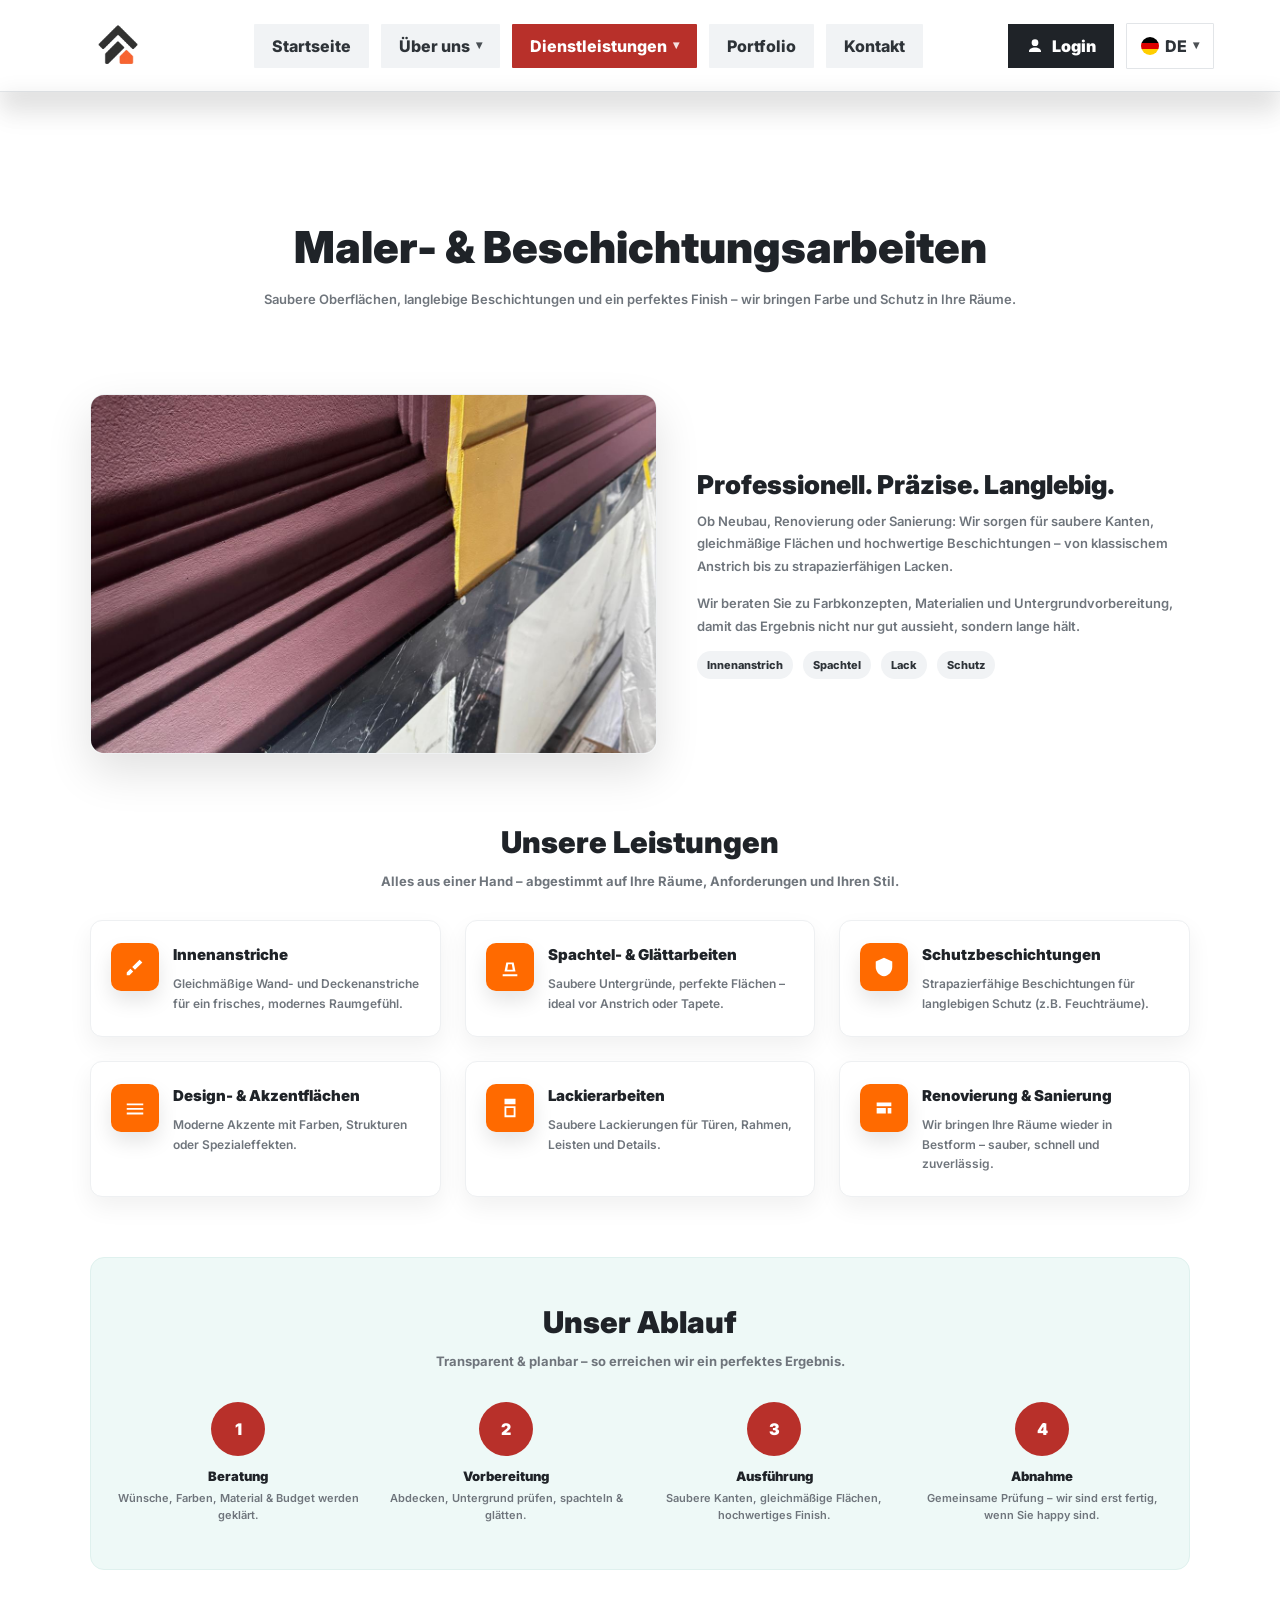
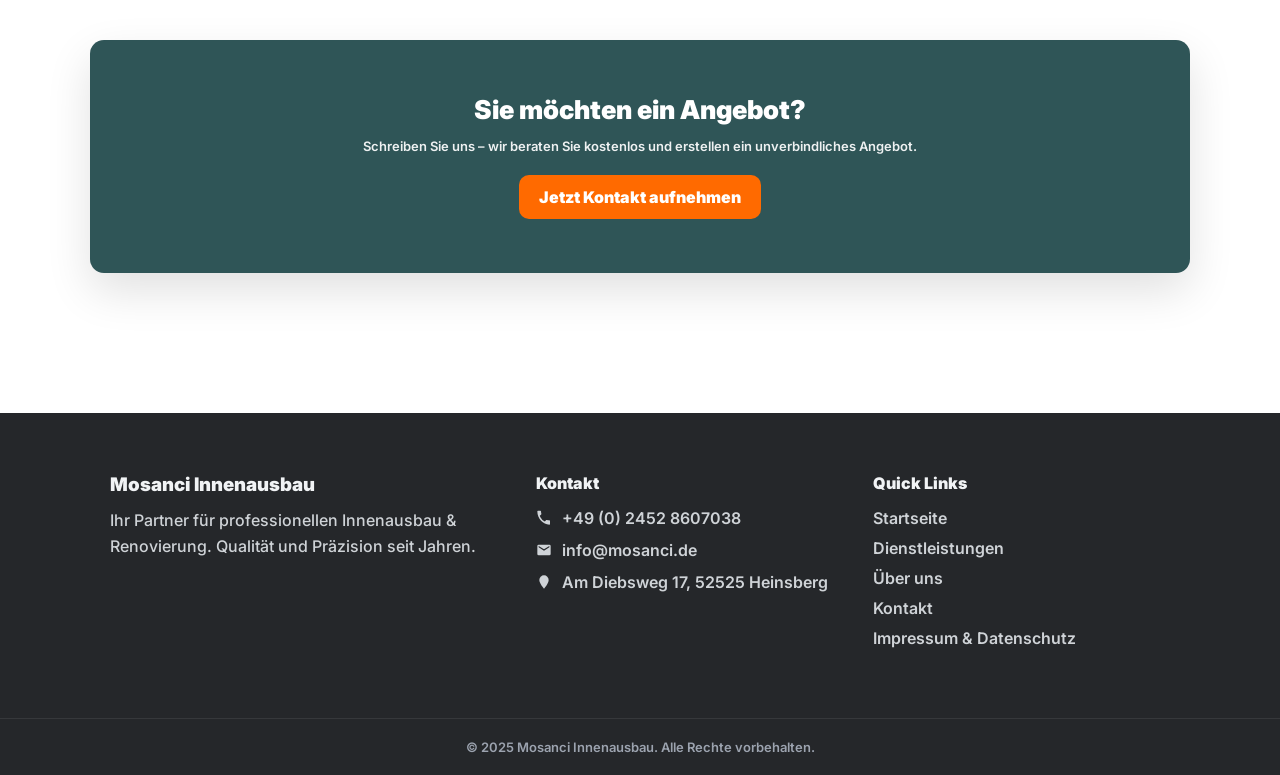
<file: maler-beschichtung.html>
<!DOCTYPE html>
<html lang="de">
<head>
<meta charset="UTF-8" />
<meta name="viewport" content="width=device-width, initial-scale=1.0" />
<title>Maler- &amp; Beschichtungsarbeiten – Mosanci Innenausbau</title>

<link href="https://fonts.googleapis.com/css2?family=Inter:wght@400;600;700;800;900&display=swap" rel="stylesheet">

<style>
*{box-sizing:border-box;}
body{
  margin:0;
  font-family:'Inter',sans-serif;
  background:#ffffff;
  color:#222529;
}
img{max-width:100%;height:auto;display:block;}
a{color:inherit;}
button{font-family:inherit;}

/* ================= FIXED HEADER (MATCH INDEX) ================= */
.topHeader{
  position:fixed;
  top:0;
  left:0;
  right:0;
  z-index:9999;

  background:#ffffff;
  height:92px;
  display:flex;
  align-items:center;

  border-bottom:1px solid rgba(226,229,232,.9);
  box-shadow:0 12px 28px rgba(0,0,0,.10);
}
.topHeader::after{
  content:"";
  position:absolute;
  left:0;
  right:0;
  bottom:-38px;
  height:38px;
  pointer-events:none;

  background:linear-gradient(to bottom, rgba(0,0,0,.22), rgba(0,0,0,0));
  filter:blur(10px);
  opacity:.35;
}

.navwrap{
  width:min(1180px,100%);
  margin:0 auto;
  padding:0 16px;
  display:flex;
  align-items:center;
  justify-content:space-between;
  gap:18px;
}
.logoArea img{ height:69px; display:block; }

.nav{
  list-style:none;
  display:flex;
  gap:12px;
  margin:0;
  padding:0;
  align-items:center;
}
.nav a{
  text-decoration:none;
  font-weight:800;
  color:#2e3338;
  padding:12px 18px;
  border-radius:1px;
  background:#f1f3f5;
  display:inline-flex;
  align-items:center;
  gap:6px;
  transition:.2s ease;
}
.nav a:hover{ background:#ff6a00; color:#fff; }
.nav a.active{ background:#b8302a; color:#fff; }
.chev{ font-size:12px; opacity:.85; transform:translateY(-1px); }

.rightArea{
  display:flex;
  align-items:center;
  gap:12px;
  white-space:nowrap;
}
.login{
  background:#1f2328;
  color:#fff;
  padding:12px 18px;
  border-radius:0px;
  text-decoration:none;
  font-weight:900;
  display:inline-flex;
  align-items:center;
  gap:8px;
}
.login svg{ width:18px; height:18px; fill:#fff; }

.lang{
  display:flex;
  align-items:center;
  gap:6px;
  padding:12px 14px;
  border-radius:1px;
  border:1px solid #e2e5e8;
  font-weight:800;
  color:#2e3338;
  cursor:pointer;
}
.flagDot{
  width:18px;height:18px;border-radius:50%;
  background:linear-gradient(#000 0 33%, #dd0000 33% 66%, #ffce00 66% 100%);
}

/* ================= PAGE CONTENT (OFFSET FOR FIXED HEADER) ================= */
.pageContent{
  padding-top:130px;
  animation:fadeIn .18s ease;
}
@keyframes fadeIn{
  from{opacity:0; transform:translateY(6px);}
  to{opacity:1; transform:translateY(0);}
}

/* ================= HERO ================= */
.hero{
  padding:70px 20px 34px;
  text-align:center;
}
.hero h1{
  margin:0;
  font-size:44px;
  font-weight:900;
  color:#1f2328;
}
.hero p{
  margin:14px auto 0;
  max-width:820px;
  color:#6f757c;
  line-height:1.7;
  font-weight:600;
  font-size:13px;
}

/* ================= SECTIONS ================= */
.section{ padding:30px 20px 70px; }
.inner{ max-width:1100px; margin:0 auto; }

/* intro block (image + text) */
.introGrid{
  margin-top:20px;
  display:grid;
  grid-template-columns: 1.15fr 1fr;
  gap:40px;
  align-items:center;
}
.introPhoto{
  border-radius:14px;
  overflow:hidden;
  border:1px solid #eef0f2;
  box-shadow:0 18px 45px rgba(0,0,0,.12);
  height:360px;
}
.introPhoto img{
  width:100%;
  height:100%;
  object-fit:cover;
  object-position:center;
  display:block;
}
.introText h2{
  margin:0 0 10px;
  font-size:26px;
  font-weight:900;
  color:#1f2328;
}
.introText p{
  margin:0 0 14px;
  color:#6f757c;
  line-height:1.75;
  font-weight:600;
  font-size:13px;
}
.tags{
  display:flex;
  gap:10px;
  flex-wrap:wrap;
  margin-top:14px;
}
.tag{
  background:#f1f3f5;
  color:#2e3338;
  font-weight:800;
  font-size:11px;
  padding:7px 10px;
  border-radius:999px;
}

/* cards */
.blockTitle{
  text-align:center;
  margin:70px 0 10px;
}
.blockTitle h2{
  margin:0;
  font-size:30px;
  font-weight:900;
  color:#1f2328;
}
.blockTitle p{
  margin:10px auto 0;
  max-width:780px;
  color:#6f757c;
  font-weight:700;
  font-size:13px;
  line-height:1.7;
}

.grid{
  margin-top:28px;
  display:grid;
  grid-template-columns: repeat(3, 1fr);
  gap:24px;
}
.card{
  background:#ffffff;
  border-radius:12px;
  padding:22px 20px;
  border:1px solid #eef0f2;
  box-shadow:0 10px 25px rgba(0,0,0,.06);
}
.cardTop{
  display:flex;
  gap:14px;
  align-items:flex-start;
}
.iconBox{
  width:48px;
  height:48px;
  border-radius:10px;
  background:#ff6a00;
  display:flex;
  align-items:center;
  justify-content:center;
  flex:0 0 auto;
  box-shadow:0 10px 20px rgba(0,0,0,.10);
}
.iconBox svg{ width:22px; height:22px; fill:#fff; }
.card h3{
  margin:2px 0 0;
  font-size:15px;
  font-weight:900;
  color:#1f2328;
}
.card p{
  margin:10px 0 0;
  color:#6f757c;
  line-height:1.65;
  font-weight:600;
  font-size:12px;
}

/* process */
.processWrap{
  margin-top:60px;
  background:#eef9f7;
  border:1px solid #dff1ee;
  border-radius:14px;
  padding:46px 24px;
}
.steps{
  margin-top:30px;
  display:grid;
  grid-template-columns: repeat(4, 1fr);
  gap:22px;
  text-align:center;
}
.step .num{
  width:54px;
  height:54px;
  border-radius:50%;
  background:#b8302a;
  color:#fff;
  display:flex;
  align-items:center;
  justify-content:center;
  font-weight:900;
  margin:0 auto 12px;
}
.step h4{
  margin:0 0 6px;
  font-weight:900;
  font-size:13px;
  color:#1f2328;
}
.step p{
  margin:0;
  color:#6f757c;
  font-weight:600;
  font-size:11px;
  line-height:1.5;
}

/* CTA */
.cta{
  margin-top:70px;
  background:#2f5557;
  border-radius:14px;
  padding:54px 20px;
  text-align:center;
  color:#fff;
  box-shadow:0 18px 45px rgba(0,0,0,.12);
}
.cta h2{
  margin:0 0 10px;
  font-size:26px;
  font-weight:900;
}
.cta p{
  margin:0 auto 18px;
  max-width:820px;
  color:rgba(255,255,255,.92);
  font-weight:600;
  line-height:1.7;
  font-size:13px;
}
.cta a{
  display:inline-block;
  background:#ff6a00;
  color:#fff;
  padding:12px 20px;
  border-radius:10px;
  font-weight:900;
  text-decoration:none;
  transition:.2s ease;
}
.cta a:hover{ background:#e65c00; }

/* ================= FOOTER (MATCH INDEX) ================= */
footer{
  background:#25272a;
  color:#f1f3f5;
  margin-top:70px;
}
.footerTop{
  max-width:1100px;
  margin:0 auto;
  padding:60px 20px;
  display:grid;
  grid-template-columns:1.3fr 1fr 1fr;
  gap:40px;
}
.footerBrand h3{ margin:0; font-weight:900; }
.footerBrand p{
  margin-top:12px;
  line-height:1.6;
  color:#cfd3d7;
  font-weight:500;
}
.footerCol h4{ margin:0 0 15px; font-weight:900; }

.footer-contact{
  display:flex;
  align-items:center;
  gap:10px;
  margin-bottom:12px;
  color:#cfd3d7;
  font-weight:600;
  text-decoration:none;
}
.footer-contact svg{
  width:16px;
  height:16px;
  fill:#cfd3d7;
  flex:0 0 16px;
}
.footerCol a.link{
  display:block;
  margin-bottom:10px;
  color:#cfd3d7;
  text-decoration:none;
  font-weight:600;
  transition:.2s ease;
}
.footerCol a.link:hover{ color:#fff; }

.footerBottom{
  border-top:1px solid rgba(255,255,255,.08);
  text-align:center;
  padding:20px;
  font-size:13px;
  color:#9ca3af;
  font-weight:600;
}

/* ================= EXISTING RESPONSIVE ================= */
@media(max-width:980px){
  .topHeader{ height:auto; padding:15px 0; }
  .navwrap{ flex-wrap:wrap; justify-content:center; }
  .nav{ flex-wrap:wrap; justify-content:center; }

  .introGrid{ grid-template-columns:1fr; }
  .introPhoto{ height:260px; }
  .grid{ grid-template-columns:1fr 1fr; }
  .steps{ grid-template-columns:1fr 1fr; }
  .footerTop{ grid-template-columns:1fr; }
}
@media(max-width:560px){
  .grid{ grid-template-columns:1fr; }
  .steps{ grid-template-columns:1fr; }
}

/* ================= Mobile header like ausbau.nrw (Desktop unchanged) ================= */
.mobileActions{ display:none; }

@media (max-width:700px){
  .nav, .rightArea { display:none; }

  .topHeader{ height:72px; padding:0; }
  .navwrap{
    width:100%;
    padding:0 14px;
    flex-wrap:nowrap;
    justify-content:space-between;
  }
  .logoArea img{ height:44px; }

  .mobileActions{
    display:flex;
    align-items:center;
    gap:10px;
  }

  .langPill{
    display:inline-flex;
    align-items:center;
    gap:8px;
    padding:10px 12px;
    background:#fff;
    border:1px solid #e2e5e8;
    font-weight:800;
    border-radius:10px;
    cursor:pointer;
  }

  .burger{
    width:44px;
    height:44px;
    border:1px solid #e2e5e8;
    background:#fff;
    border-radius:10px;
    display:inline-flex;
    flex-direction:column;
    justify-content:center;
    gap:6px;
    padding:0 12px;
    cursor:pointer;
  }
  .burger span{
    display:block;
    height:2px;
    background:#1f2328;
    border-radius:2px;
  }

  .mobileMenu{
    position:fixed;
    top:72px;
    left:0;
    right:0;
    background:#fff;
    border-top:1px solid #eef0f2;
    box-shadow:0 18px 50px rgba(0,0,0,.14);
    transform:translateY(-8px);
    opacity:0;
    pointer-events:none;
    transition:.18s ease;
    z-index:9998;
    padding:12px;
    display:grid;
    gap:10px;
  }
  .mobileMenu a{
    padding:14px 14px;
    background:#f1f3f5;
    border-radius:12px;
    font-weight:900;
    text-decoration:none;
    color:#1f2328;
    text-align:center;
  }
  .mobileMenu a:active{ transform:scale(.99); }
  .mobileMenu .mobileLogin{ background:#1f2328; color:#fff; }

  body.menuOpen .mobileMenu{
    transform:translateY(0);
    opacity:1;
    pointer-events:auto;
  }

  .pageContent{ padding-top:105px; }
  .hero{ padding:42px 16px 24px; }
  .hero h1{ font-size:30px; line-height:1.1; }
}
</style>
</head>

<body>

<!-- HEADER -->
<header class="topHeader">
  <div class="navwrap">
    <div class="logoArea">
      <img src="logo.png" alt="Mosanci Innenausbau">
    </div>

    <!-- Desktop NAV -->
    <ul class="nav">
      <li><a href="index.html">Startseite</a></li>
      <li><a href="ueber-uns.html">Über uns <span class="chev">▾</span></a></li>
      <li><a class="active" href="dienstleistungen.html">Dienstleistungen <span class="chev">▾</span></a></li>
      <li><a href="portfolio.html">Portfolio</a></li>
      <li><a href="kontakt.html">Kontakt</a></li>
    </ul>

    <!-- Desktop right area -->
    <div class="rightArea">
      <a class="login" href="#">
        <svg viewBox="0 0 24 24" aria-hidden="true">
          <path d="M12 12a4.5 4.5 0 1 0-4.5-4.5A4.5 4.5 0 0 0 12 12Zm0 2c-4.42 0-8 2.24-8 5v1h16v-1c0-2.76-3.58-5-8-5Z"/>
        </svg>
        Login
      </a>

      <div class="lang">
        <span class="flagDot" aria-hidden="true"></span>
        <span>DE</span>
        <span class="chev">▾</span>
      </div>
    </div>

    <!-- Mobile actions -->
    <div class="mobileActions">
      <button class="langPill" type="button" aria-label="Sprache">
        <span class="flagDot" aria-hidden="true"></span>
        <span>DE</span>
        <span class="chev">▾</span>
      </button>

      <button class="burger" type="button" aria-label="Menü öffnen" aria-expanded="false">
        <span></span><span></span><span></span>
      </button>
    </div>
  </div>
</header>

<!-- Mobile menu drawer -->
<nav class="mobileMenu" aria-label="Mobile Navigation">
  <a href="index.html">Startseite</a>
  <a href="ueber-uns.html">Über uns</a>
  <a href="dienstleistungen.html">Dienstleistungen</a>
  <a href="portfolio.html">Portfolio</a>
  <a href="kontakt.html">Kontakt</a>
  <a class="mobileLogin" href="#">Login</a>
</nav>

<div class="pageContent">

  <section class="hero">
    <h1>Maler- &amp; Beschichtungsarbeiten</h1>
    <p>
      Saubere Oberflächen, langlebige Beschichtungen und ein perfektes Finish – wir bringen Farbe und Schutz in Ihre Räume.
    </p>
  </section>

  <section class="section">
    <div class="inner">

      <div class="introGrid">
        <div class="introPhoto">
          <img src="assets/maler.jpg" alt="Maler- und Beschichtungsarbeiten">
        </div>

        <div class="introText">
          <h2>Professionell. Präzise. Langlebig.</h2>
          <p>
            Ob Neubau, Renovierung oder Sanierung: Wir sorgen für saubere Kanten, gleichmäßige Flächen
            und hochwertige Beschichtungen – von klassischem Anstrich bis zu strapazierfähigen Lacken.
          </p>
          <p>
            Wir beraten Sie zu Farbkonzepten, Materialien und Untergrundvorbereitung, damit das Ergebnis
            nicht nur gut aussieht, sondern lange hält.
          </p>

          <div class="tags">
            <span class="tag">Innenanstrich</span>
            <span class="tag">Spachtel</span>
            <span class="tag">Lack</span>
            <span class="tag">Schutz</span>
          </div>
        </div>
      </div>

      <div class="blockTitle">
        <h2>Unsere Leistungen</h2>
        <p>Alles aus einer Hand – abgestimmt auf Ihre Räume, Anforderungen und Ihren Stil.</p>
      </div>

      <div class="grid">

        <div class="card">
          <div class="cardTop">
            <div class="iconBox">
              <svg viewBox="0 0 24 24"><path d="M7 14 3 18v3h3l4-4-3-3Zm2-2 3 3 8-8-3-3-8 8Z"/></svg>
            </div>
            <div>
              <h3>Innenanstriche</h3>
              <p>Gleichmäßige Wand- und Deckenanstriche für ein frisches, modernes Raumgefühl.</p>
            </div>
          </div>
        </div>

        <div class="card">
          <div class="cardTop">
            <div class="iconBox">
              <svg viewBox="0 0 24 24"><path d="M4 20h16v2H4v-2Zm2-3h12l-2-10H8L6 17Zm4-8h4l1 6H9l1-6Z"/></svg>
            </div>
            <div>
              <h3>Spachtel- &amp; Glättarbeiten</h3>
              <p>Saubere Untergründe, perfekte Flächen – ideal vor Anstrich oder Tapete.</p>
            </div>
          </div>
        </div>

        <div class="card">
          <div class="cardTop">
            <div class="iconBox">
              <svg viewBox="0 0 24 24"><path d="M12 2 3 6v6c0 5 3.8 9.7 9 10 5.2-.3 9-5 9-10V6l-9-4Z"/></svg>
            </div>
            <div>
              <h3>Schutzbeschichtungen</h3>
              <p>Strapazierfähige Beschichtungen für langlebigen Schutz (z.B. Feuchträume).</p>
            </div>
          </div>
        </div>

        <div class="card">
          <div class="cardTop">
            <div class="iconBox">
              <svg viewBox="0 0 24 24"><path d="M3 12h18v2H3v-2Zm0-5h18v2H3V7Zm0 10h18v2H3v-2Z"/></svg>
            </div>
            <div>
              <h3>Design- &amp; Akzentflächen</h3>
              <p>Moderne Akzente mit Farben, Strukturen oder Spezialeffekten.</p>
            </div>
          </div>
        </div>

        <div class="card">
          <div class="cardTop">
            <div class="iconBox">
              <svg viewBox="0 0 24 24"><path d="M6 2h12v6H6V2Zm0 8h12v12H6V10Zm2 2v8h8v-8H8Z"/></svg>
            </div>
            <div>
              <h3>Lackierarbeiten</h3>
              <p>Saubere Lackierungen für Türen, Rahmen, Leisten und Details.</p>
            </div>
          </div>
        </div>

        <div class="card">
          <div class="cardTop">
            <div class="iconBox">
              <svg viewBox="0 0 24 24"><path d="M4 6h16v4H4V6Zm0 6h10v6H4v-6Zm12 0h4v6h-4v-6Z"/></svg>
            </div>
            <div>
              <h3>Renovierung &amp; Sanierung</h3>
              <p>Wir bringen Ihre Räume wieder in Bestform – sauber, schnell und zuverlässig.</p>
            </div>
          </div>
        </div>

      </div>

      <div class="processWrap">
        <div class="blockTitle" style="margin:0;">
          <h2>Unser Ablauf</h2>
          <p>Transparent &amp; planbar – so erreichen wir ein perfektes Ergebnis.</p>
        </div>

        <div class="steps">
          <div class="step">
            <div class="num">1</div>
            <h4>Beratung</h4>
            <p>Wünsche, Farben, Material &amp; Budget werden geklärt.</p>
          </div>

          <div class="step">
            <div class="num">2</div>
            <h4>Vorbereitung</h4>
            <p>Abdecken, Untergrund prüfen, spachteln &amp; glätten.</p>
          </div>

          <div class="step">
            <div class="num">3</div>
            <h4>Ausführung</h4>
            <p>Saubere Kanten, gleichmäßige Flächen, hochwertiges Finish.</p>
          </div>

          <div class="step">
            <div class="num">4</div>
            <h4>Abnahme</h4>
            <p>Gemeinsame Prüfung – wir sind erst fertig, wenn Sie happy sind.</p>
          </div>
        </div>
      </div>

      <div class="cta">
        <h2>Sie möchten ein Angebot?</h2>
        <p>Schreiben Sie uns – wir beraten Sie kostenlos und erstellen ein unverbindliches Angebot.</p>
        <a href="kontakt.html">Jetzt Kontakt aufnehmen</a>
      </div>

    </div>
  </section>

  <footer>
    <div class="footerTop">
      <div class="footerBrand">
        <h3>Mosanci Innenausbau</h3>
        <p>Ihr Partner für professionellen Innenausbau &amp; Renovierung. Qualität und Präzision seit Jahren.</p>
      </div>

      <div class="footerCol">
        <h4>Kontakt</h4>

        <a class="footer-contact" href="tel:+4924528607038">
          <svg viewBox="0 0 24 24"><path d="M6.62 10.79a15.05 15.05 0 0 0 6.59 6.59l2.2-2.2a1 1 0 0 1 1.02-.24c1.12.37 2.33.57 3.57.57a1 1 0 0 1 1 1V21a1 1 0 0 1-1 1C10.85 22 2 13.15 2 2a1 1 0 0 1 1-1h3.5a1 1 0 0 1 1 1c0 1.24.2 2.45.57 3.57a1 1 0 0 1-.25 1.02l-2.2 2.2Z"/></svg>
          +49 (0) 2452 8607038
        </a>

        <a class="footer-contact" href="mailto:info@mosanci.de">
          <svg viewBox="0 0 24 24"><path d="M20 4H4a2 2 0 0 0-2 2v12a2 2 0 0 0 2 2h16a2 2 0 0 0 2-2V6a2 2 0 0 0-2-2Zm0 4-8 5L4 8V6l8 5 8-5Z"/></svg>
          info@mosanci.de
        </a>

        <div class="footer-contact" style="cursor:default;">
          <svg viewBox="0 0 24 24"><path d="M12 2a7 7 0 0 0-7 7c0 5.25 7 13 7 13s7-7.75 7-13a7 7 0 0 0-7-7Z"/></svg>
          Am Diebsweg 17, 52525 Heinsberg
        </div>
      </div>

      <div class="footerCol">
        <h4>Quick Links</h4>
        <a class="link" href="index.html">Startseite</a>
        <a class="link" href="dienstleistungen.html">Dienstleistungen</a>
        <a class="link" href="ueber-uns.html">Über uns</a>
        <a class="link" href="kontakt.html">Kontakt</a>
        <a class="link" href="#">Impressum &amp; Datenschutz</a>
      </div>
    </div>

    <div class="footerBottom">
      © 2025 Mosanci Innenausbau. Alle Rechte vorbehalten.
    </div>
  </footer>

</div>

<!-- Mobile menu toggle -->
<script>
  const burger = document.querySelector(".burger");
  if (burger) {
    burger.addEventListener("click", () => {
      const open = document.body.classList.toggle("menuOpen");
      burger.setAttribute("aria-expanded", open ? "true" : "false");
    });
  }
</script>

</body>
</html>
</file>
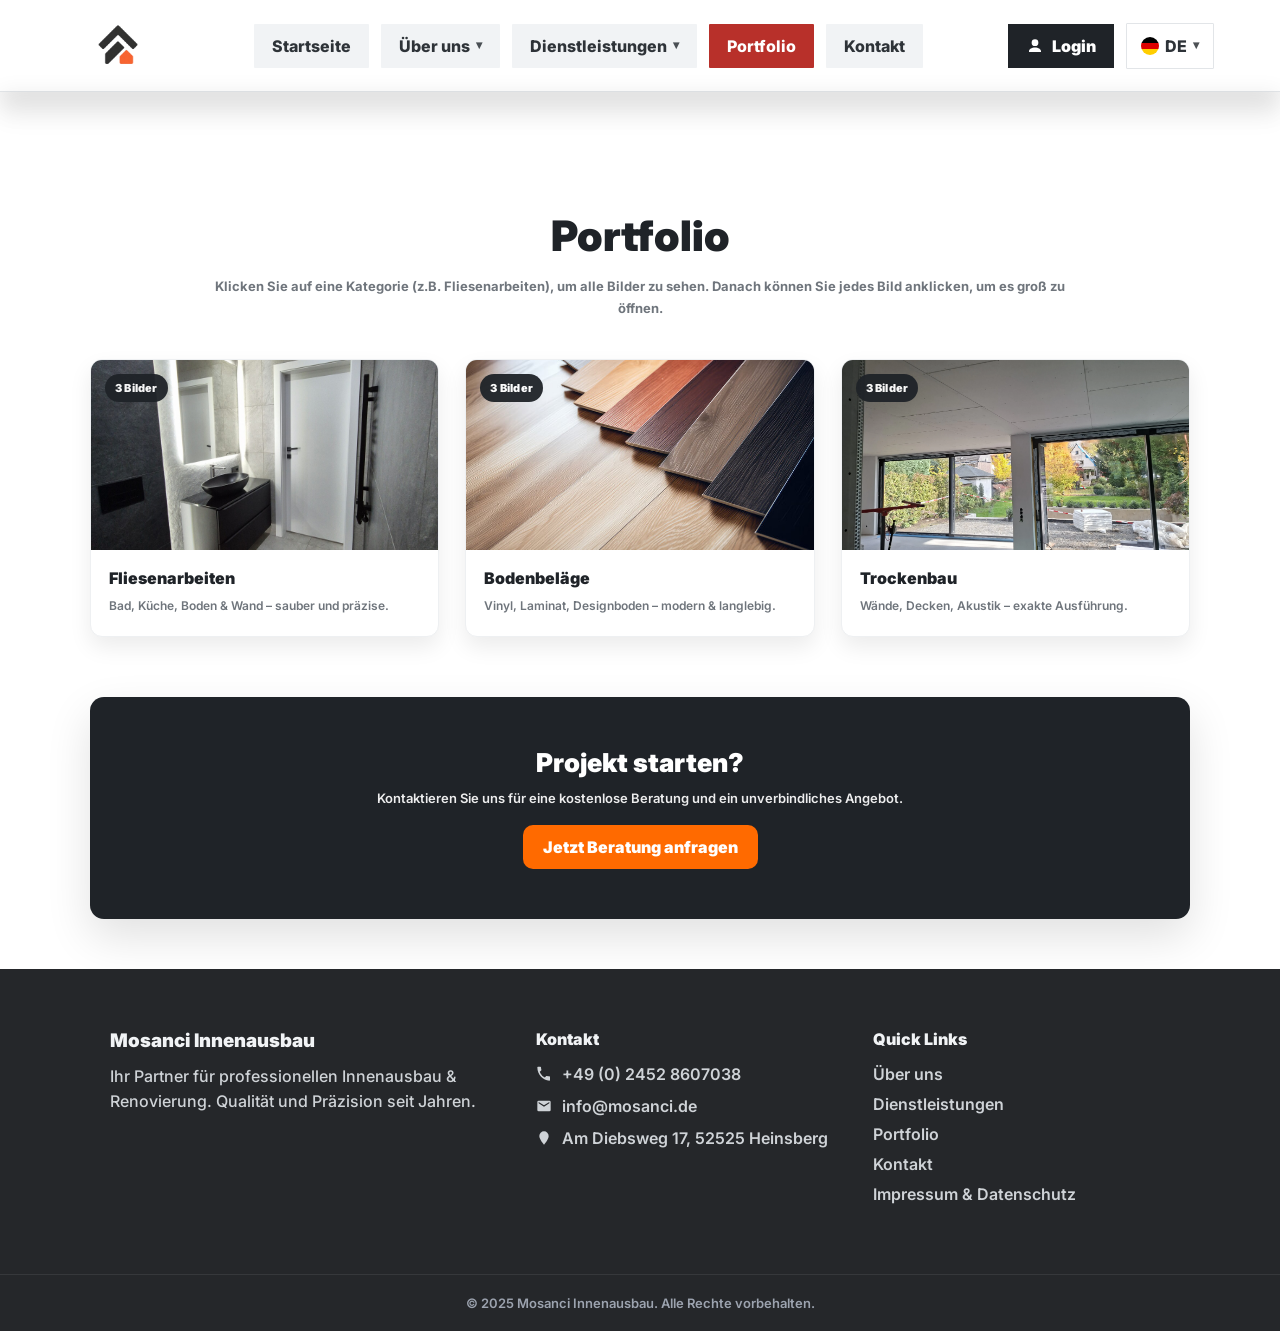
<file: porfolio.html>
<!DOCTYPE html>
<html lang="de">
<head>
<meta charset="UTF-8" />
<meta name="viewport" content="width=device-width, initial-scale=1.0" />
<title>Portfolio – Mosanci Innenausbau</title>

<link href="https://fonts.googleapis.com/css2?family=Inter:wght@400;600;700;800;900&display=swap" rel="stylesheet">

<style>
*{box-sizing:border-box;}
body{
  margin:0;
  font-family:'Inter',sans-serif;
  background:#ffffff;
  color:#1f2328;
}
img{max-width:100%;height:auto;display:block;}
a{color:inherit;}
button{font-family:inherit;}

/* ================= FIXED HEADER (EXACT AS YOUR INDEX) ================= */
.topHeader{
  position:fixed;
  top:0;
  left:0;
  right:0;
  z-index:9999;
  background:#ffffff;
  height:92px;
  display:flex;
  align-items:center;
  border-bottom:1px solid rgba(226,229,232,.9);
  box-shadow:0 12px 28px rgba(0,0,0,.10);
}

.topHeader::after{
  content:"";
  position:absolute;
  left:0;
  right:0;
  bottom:-38px;
  height:38px;
  pointer-events:none;
  background:linear-gradient(to bottom, rgba(0,0,0,.22), rgba(0,0,0,0));
  filter:blur(10px);
  opacity:.35;
}

.navwrap{
  width:min(1180px,100%);
  margin:0 auto;
  padding:0 16px;
  display:flex;
  align-items:center;
  justify-content:space-between;
  gap:18px;
}

/* Header logo */
.logoArea img{
  height:69px;
  width:auto;
  display:block;
}

.nav{
  list-style:none;
  display:flex;
  gap:12px;
  margin:0;
  padding:0;
  align-items:center;
}

.nav a{
  text-decoration:none;
  font-weight:800;
  color:#2e3338;
  padding:12px 18px;
  border-radius:1px;
  background:#f1f3f5;
  transition:.2s ease;
  display:inline-flex;
  align-items:center;
  gap:6px;
}
.nav a:hover{ background:#ff6a00; color:#fff; }
.nav a.active{ background:#b8302a; color:#fff; }
.chev{ font-size:12px; opacity:.85; transform:translateY(-1px); }

.rightArea{
  display:flex;
  align-items:center;
  gap:12px;
  white-space:nowrap;
}

.login{
  background:#1f2328;
  color:#fff;
  padding:12px 18px;
  border-radius:0px;
  text-decoration:none;
  font-weight:900;
  display:inline-flex;
  align-items:center;
  gap:8px;
}
.login svg{ width:18px; height:18px; fill:#fff; }

.lang{
  display:flex;
  align-items:center;
  gap:6px;
  padding:12px 14px;
  border-radius:1px;
  border:1px solid #e2e5e8;
  font-weight:800;
  color:#2e3338;
  cursor:pointer;
}
.flagDot{
  width:18px;height:18px;border-radius:50%;
  background:linear-gradient(#000 0 33%, #dd0000 33% 66%, #ffce00 66% 100%);
}

/* ================= PAGE CONTENT (EXACT AS YOUR INDEX) ================= */
.pageContent{
  padding-top:130px;
  animation:fadeIn .18s ease;
}
@keyframes fadeIn{
  from{opacity:0; transform:translateY(6px);}
  to{opacity:1; transform:translateY(0);}
}

/* ================= PORTFOLIO PAGE ================= */
.section{ padding:50px 20px; }
.inner{ max-width:1100px; margin:0 auto; }

.pageHead{
  text-align:center;
  padding:10px 0 30px;
}
.pageHead h1{
  margin:0;
  font-size:42px;
  font-weight:900;
}
.pageHead p{
  margin:14px auto 0;
  max-width:850px;
  color:#6f757c;
  font-weight:700;
  line-height:1.7;
  font-size:13px;
}

/* ================= PORTFOLIO CATEGORY GRID ================= */
.grid{
  display:grid;
  grid-template-columns: repeat(3, 1fr);
  gap:26px;
  margin-top:10px;
}

.pCard{
  background:#ffffff;
  border:1px solid #eef0f2;
  border-radius:12px;
  box-shadow:0 10px 22px rgba(0,0,0,.08);
  text-decoration:none;
  color:inherit;
  transition:.18s ease;
  display:block;
  overflow:hidden;
  cursor:pointer;
}
.pCard:hover{
  transform:translateY(-3px);
  border-color:#ff6a00;
  box-shadow:0 18px 35px rgba(0,0,0,.12);
}

.pThumb{
  height:190px;
  background:#dfe3e8 center/cover no-repeat;
}
.pBody{
  padding:18px 18px 20px;
}
.pBody h3{
  margin:0 0 8px;
  font-size:16px;
  font-weight:900;
}
.pBody p{
  margin:0;
  color:#6f757c;
  font-weight:600;
  font-size:12px;
  line-height:1.65;
}

.pill{
  position:absolute;
  top:14px;
  left:14px;
  background:#1f2328;
  color:#fff;
  font-weight:900;
  font-size:11px;
  padding:7px 10px;
  border-radius:999px;
  letter-spacing:.2px;
  opacity:.95;
}
.pWrap{ position:relative; }

/* ================= CTA ================= */
.cta{
  background:#1f2328;
  color:#fff;
  padding:50px 20px;
  border-radius:14px;
  text-align:center;
  margin-top:60px;
  box-shadow:0 18px 45px rgba(0,0,0,.12);
}
.cta h2{ margin:0 0 10px; font-size:26px; font-weight:900; }
.cta p{
  margin:0 auto 16px;
  max-width:800px;
  color:rgba(255,255,255,.92);
  font-weight:600;
  line-height:1.6;
  font-size:13px;
}
.cta a{
  display:inline-block;
  background:#ff6a00;
  color:#fff;
  padding:12px 20px;
  border-radius:10px;
  font-weight:900;
  text-decoration:none;
  transition:.2s ease;
}
.cta a:hover{ background:#e65c00; }

/* ================= MODAL (gallery view) ================= */
.modal{
  position:fixed;
  inset:0;
  background:rgba(0,0,0,.65);
  display:none;
  align-items:center;
  justify-content:center;
  padding:18px;
  z-index:10000;
}
.modal.open{ display:flex; }

.modalCard{
  width:min(1100px, 100%);
  background:#ffffff;
  border-radius:16px;
  overflow:hidden;
  box-shadow:0 30px 90px rgba(0,0,0,.35);
  animation:pop .16s ease;
}
@keyframes pop{
  from{ transform:translateY(8px) scale(.98); opacity:0; }
  to{ transform:translateY(0) scale(1); opacity:1; }
}

.modalTop{
  display:flex;
  align-items:center;
  justify-content:space-between;
  gap:12px;
  padding:18px 18px;
  border-bottom:1px solid #eef0f2;
  background:#fff;
}
.modalTop h3{
  margin:0;
  font-size:18px;
  font-weight:900;
}
.closeBtn{
  border:0;
  background:#1f2328;
  color:#fff;
  font-weight:900;
  padding:10px 14px;
  cursor:pointer;
  border-radius:10px;
}
.closeBtn:hover{ background:#ff6a00; }

.galleryGrid{
  padding:18px;
  background:#f8f9fa;
  display:grid;
  grid-template-columns:repeat(3, 1fr);
  gap:14px;
  max-height:70vh;
  overflow:auto;
}

.gItem{
  background:#fff;
  border:1px solid #eef0f2;
  border-radius:12px;
  overflow:hidden;
  cursor:pointer;
  transition:.16s ease;
}
.gItem:hover{
  transform:translateY(-3px);
  border-color:#ff6a00;
  box-shadow:0 12px 28px rgba(0,0,0,.12);
}
.gImg{
  width:100%;
  height:210px;
  object-fit:cover;
  display:block;
}

/* ================= LIGHTBOX (big image) ================= */
.lightbox{
  position:fixed;
  inset:0;
  background:rgba(0,0,0,.78);
  display:none;
  align-items:center;
  justify-content:center;
  padding:16px;
  z-index:10001;
}
.lightbox.open{ display:flex; }
.lightboxInner{
  width:min(1100px, 100%);
  position:relative;
}
.lightboxImg{
  width:100%;
  height:auto;
  display:block;
  border-radius:14px;
  box-shadow:0 30px 90px rgba(0,0,0,.45);
  background:#111;
}
.lightboxClose{
  position:absolute;
  top:12px;
  right:12px;
  border:0;
  background:#ffffff;
  font-weight:900;
  padding:10px 12px;
  cursor:pointer;
  border-radius:10px;
}

/* ================= FOOTER (same vibe as index) ================= */
footer{
  background:#25272a;
  color:#f1f3f5;
  margin-top:0;
}
.footerTop{
  max-width:1100px;
  margin:0 auto;
  padding:60px 20px;
  display:grid;
  grid-template-columns:1.3fr 1fr 1fr;
  gap:40px;
}
.footerBrand h3{ margin:0; font-weight:900; }
.footerBrand p{
  margin-top:12px;
  line-height:1.6;
  color:#cfd3d7;
  font-weight:500;
}
.footerCol h4{ margin:0 0 15px; font-weight:900; }

.footer-contact{
  display:flex;
  align-items:center;
  gap:10px;
  margin-bottom:12px;
  color:#cfd3d7;
  font-weight:600;
  text-decoration:none;
}
.footer-contact svg{
  width:16px;
  height:16px;
  fill:#cfd3d7;
  flex:0 0 16px;
}

.footerCol a.link{
  display:block;
  margin-bottom:10px;
  color:#cfd3d7;
  text-decoration:none;
  font-weight:600;
  transition:.2s ease;
}
.footerCol a.link:hover{ color:#fff; }

.footerBottom{
  border-top:1px solid rgba(255,255,255,.08);
  text-align:center;
  padding:20px;
  font-size:13px;
  color:#9ca3af;
  font-weight:600;
}

/* ================= EXISTING RESPONSIVE (INDEX STYLE) ================= */
@media (max-width:980px){
  .topHeader{ height:auto; padding:12px 0; }
  .navwrap{ flex-wrap:wrap; justify-content:center; }
  .nav{ flex-wrap:wrap; justify-content:center; }
  .pageContent{ padding-top:140px; }
  .grid{ grid-template-columns:1fr 1fr; }
  .galleryGrid{ grid-template-columns:1fr 1fr; }
  .footerTop{ grid-template-columns:1fr; }
}

/* ================= Mobile header like ausbau.nrw (Desktop unchanged) ================= */
.mobileActions{ display:none; } /* hidden on desktop */

@media (max-width:700px){
  /* Hide desktop nav + right area */
  .nav, .rightArea { display:none; }

  /* Clean header */
  .topHeader{
    height:72px;
    padding:0;
  }
  .navwrap{
    width:100%;
    padding:0 14px;
    flex-wrap:nowrap;
    justify-content:space-between;
  }
  .logoArea img{ height:44px; }

  /* Show mobile actions */
  .mobileActions{
    display:flex;
    align-items:center;
    gap:10px;
  }

  /* Language pill */
  .langPill{
    display:inline-flex;
    align-items:center;
    gap:8px;
    padding:10px 12px;
    background:#fff;
    border:1px solid #e2e5e8;
    font-weight:800;
    border-radius:10px;
    cursor:pointer;
  }

  /* Burger */
  .burger{
    width:44px;
    height:44px;
    border:1px solid #e2e5e8;
    background:#fff;
    border-radius:10px;
    display:inline-flex;
    flex-direction:column;
    justify-content:center;
    gap:6px;
    padding:0 12px;
    cursor:pointer;
  }
  .burger span{
    display:block;
    height:2px;
    background:#1f2328;
    border-radius:2px;
  }

  /* Mobile menu drawer */
  .mobileMenu{
    position:fixed;
    top:72px;
    left:0;
    right:0;
    background:#fff;
    border-top:1px solid #eef0f2;
    box-shadow:0 18px 50px rgba(0,0,0,.14);
    transform:translateY(-8px);
    opacity:0;
    pointer-events:none;
    transition:.18s ease;
    z-index:9998;
    padding:12px;
    display:grid;
    gap:10px;
  }
  .mobileMenu a{
    padding:14px 14px;
    background:#f1f3f5;
    border-radius:12px;
    font-weight:900;
    text-decoration:none;
    color:#1f2328;
    text-align:center;
  }
  .mobileMenu a:active{ transform:scale(.99); }
  .mobileMenu .mobileLogin{
    background:#1f2328;
    color:#fff;
  }

  body.menuOpen .mobileMenu{
    transform:translateY(0);
    opacity:1;
    pointer-events:auto;
  }

  /* Adjust content spacing for smaller fixed header */
  .pageContent{ padding-top:105px; }

  .grid{ grid-template-columns:1fr; }
  .galleryGrid{ grid-template-columns:1fr; }
}
</style>
</head>

<body>

<!-- HEADER (EXACT AS YOUR INDEX) -->
<header class="topHeader">
  <div class="navwrap">
    <div class="logoArea">
      <img src="logo.png" alt="Mosanci Innenausbau">
    </div>

    <!-- Desktop NAV (hidden on mobile via CSS above) -->
    <ul class="nav">
      <li><a href="index.html">Startseite</a></li>
      <li><a href="ueber-uns.html">Über uns <span class="chev">▾</span></a></li>
      <li><a href="dienstleistungen.html">Dienstleistungen <span class="chev">▾</span></a></li>
      <li><a class="active" href="portfolio.html">Portfolio</a></li>
      <li><a href="kontakt.html">Kontakt</a></li>
    </ul>

    <!-- Desktop right area (hidden on mobile via CSS above) -->
    <div class="rightArea">
      <a class="login" href="#">
        <svg viewBox="0 0 24 24" aria-hidden="true">
          <path d="M12 12a4.5 4.5 0 1 0-4.5-4.5A4.5 4.5 0 0 0 12 12Zm0 2c-4.42 0-8 2.24-8 5v1h16v-1c0-2.76-3.58-5-8-5Z"/>
        </svg>
        Login
      </a>

      <div class="lang">
        <span class="flagDot" aria-hidden="true"></span>
        <span>DE</span>
        <span class="chev">▾</span>
      </div>
    </div>

    <!-- Mobile actions (only visible on mobile) -->
    <div class="mobileActions">
      <button class="langPill" type="button" aria-label="Sprache">
        <span class="flagDot" aria-hidden="true"></span>
        <span>DE</span>
        <span class="chev">▾</span>
      </button>

      <button class="burger" type="button" aria-label="Menü öffnen" aria-expanded="false">
        <span></span><span></span><span></span>
      </button>
    </div>
  </div>
</header>

<!-- Mobile menu drawer (EXACT AS YOUR INDEX) -->
<nav class="mobileMenu" aria-label="Mobile Navigation">
  <a href="index.html">Startseite</a>
  <a href="ueber-uns.html">Über uns</a>
  <a href="dienstleistungen.html">Dienstleistungen</a>
  <a href="portfolio.html">Portfolio</a>
  <a href="kontakt.html">Kontakt</a>
  <a class="mobileLogin" href="#">Login</a>
</nav>

<!-- PAGE CONTENT -->
<div class="pageContent">

  <section class="section">
    <div class="inner">

      <div class="pageHead">
        <h1>Portfolio</h1>
        <p>
          Klicken Sie auf eine Kategorie (z.B. Fliesenarbeiten), um alle Bilder zu sehen.
          Danach können Sie jedes Bild anklicken, um es groß zu öffnen.
        </p>
      </div>

      <!-- CATEGORY GRID -->
      <div class="grid" id="catGrid"></div>

      <div class="cta">
        <h2>Projekt starten?</h2>
        <p>Kontaktieren Sie uns für eine kostenlose Beratung und ein unverbindliches Angebot.</p>
        <a href="kontakt.html">Jetzt Beratung anfragen</a>
      </div>

    </div>
  </section>

  <!-- FOOTER (INDEX STYLE) -->
  <footer>
    <div class="footerTop">
      <div class="footerBrand">
        <h3>Mosanci Innenausbau</h3>
        <p>Ihr Partner für professionellen Innenausbau &amp; Renovierung. Qualität und Präzision seit Jahren.</p>
      </div>

      <div class="footerCol">
        <h4>Kontakt</h4>

        <a class="footer-contact" href="tel:+4924528607038">
          <svg viewBox="0 0 24 24"><path d="M6.62 10.79a15.05 15.05 0 0 0 6.59 6.59l2.2-2.2a1 1 0 0 1 1.02-.24c1.12.37 2.33.57 3.57.57a1 1 0 0 1 1 1V21a1 1 0 0 1-1 1C10.85 22 2 13.15 2 2a1 1 0 0 1 1-1h3.5a1 1 0 0 1 1 1c0 1.24.2 2.45.57 3.57a1 1 0 0 1-.25 1.02l-2.2 2.2Z"/></svg>
          +49 (0) 2452 8607038
        </a>

        <a class="footer-contact" href="mailto:info@mosanci.de">
          <svg viewBox="0 0 24 24"><path d="M20 4H4a2 2 0 0 0-2 2v12a2 2 0 0 0 2 2h16a2 2 0 0 0 2-2V6a2 2 0 0 0-2-2Zm0 4-8 5L4 8V6l8 5 8-5Z"/></svg>
          info@mosanci.de
        </a>

        <div class="footer-contact" style="cursor:default;">
          <svg viewBox="0 0 24 24"><path d="M12 2a7 7 0 0 0-7 7c0 5.25 7 13 7 13s7-7.75 7-13a7 7 0 0 0-7-7Z"/></svg>
          Am Diebsweg 17, 52525 Heinsberg
        </div>
      </div>

      <div class="footerCol">
        <h4>Quick Links</h4>
        <a class="link" href="ueber-uns.html">Über uns</a>
        <a class="link" href="dienstleistungen.html">Dienstleistungen</a>
        <a class="link" href="portfolio.html">Portfolio</a>
        <a class="link" href="kontakt.html">Kontakt</a>
        <a class="link" href="#">Impressum &amp; Datenschutz</a>
      </div>
    </div>

    <div class="footerBottom">
      © 2025 Mosanci Innenausbau. Alle Rechte vorbehalten.
    </div>
  </footer>

</div>

<!-- MODAL (gallery) -->
<div class="modal" id="modal" aria-hidden="true">
  <div class="modalCard" role="dialog" aria-modal="true" aria-labelledby="modalTitle">
    <div class="modalTop">
      <h3 id="modalTitle">Galerie</h3>
      <button class="closeBtn" id="closeModalBtn">Schließen ✕</button>
    </div>
    <div class="galleryGrid" id="galleryGrid"></div>
  </div>
</div>

<!-- LIGHTBOX (big image) -->
<div class="lightbox" id="lightbox" aria-hidden="true">
  <div class="lightboxInner">
    <button class="lightboxClose" id="closeLightboxBtn">Schließen ✕</button>
    <img class="lightboxImg" id="lightboxImg" alt="Projektbild">
  </div>
</div>

<script>
  /*
    ✅ EDIT THESE:
    Put your images in folders like:

    assets/assets/fliesen/cover.jpg
    assets/assets/fliesen/1.jpg
    assets/assets/fliesen/2.jpg

    assets/assets/bad/cover.jpg
    assets/assets/bad/1.jpg ...
  */

  const CATEGORIES = [
    {
      key: "fliesen",
      title: "Fliesenarbeiten",
      subtitle: "Bad, Küche, Boden & Wand – sauber und präzise.",
      thumb: "assets/fliesen/cover.jpg",
      images: [
        "assets/assets/fliesen/1.jpg",
        "assets/assets/fliesen/2.jpg",
        "assets/assets/fliesen/3.jpg"
      ]
    },
    {
      key: "boden",
      title: "Bodenbeläge",
      subtitle: "Vinyl, Laminat, Designboden – modern & langlebig.",
      thumb: "assets/laminat.jpg",
      images: [
        "assets/assets/boden/1.jpg",
        "assets/assets/boden/2.jpg",
        "assets/assets/boden/3.jpg"
      ]
    },
    {
      key: "trockenbau",
      title: "Trockenbau",
      subtitle: "Wände, Decken, Akustik – exakte Ausführung.",
      thumb: "assets/trockenbau/1.jpg",
      images: [
        "assets/assets/trockenbau/1.jpg",
        "assets/assets/trockenbau/2.jpg",
        "assets/assets/trockenbau/3.jpg"
      ]
    }
  ];

  const catGrid = document.getElementById("catGrid");
  const modal = document.getElementById("modal");
  const modalTitle = document.getElementById("modalTitle");
  const galleryGrid = document.getElementById("galleryGrid");
  const closeModalBtn = document.getElementById("closeModalBtn");

  const lightbox = document.getElementById("lightbox");
  const lightboxImg = document.getElementById("lightboxImg");
  const closeLightboxBtn = document.getElementById("closeLightboxBtn");

  function renderCategories(){
    catGrid.innerHTML = CATEGORIES.map(cat => `
      <div class="pCard pWrap" data-key="${cat.key}">
        <div class="pill">${cat.images.length} Bilder</div>
        <div class="pThumb" style="background-image:url('${cat.thumb}')"></div>
        <div class="pBody">
          <h3>${cat.title}</h3>
          <p>${cat.subtitle}</p>
        </div>
      </div>
    `).join("");
  }

  function openGallery(catKey){
    const cat = CATEGORIES.find(c => c.key === catKey);
    if(!cat) return;

    modalTitle.textContent = cat.title;
    galleryGrid.innerHTML = cat.images.map(src => `
      <div class="gItem" data-src="${src}">
        <img class="gImg" src="${src}" alt="${cat.title}">
      </div>
    `).join("");

    modal.classList.add("open");
    modal.setAttribute("aria-hidden","false");
    document.body.style.overflow = "hidden";
  }

  function closeGallery(){
    modal.classList.remove("open");
    modal.setAttribute("aria-hidden","true");
    document.body.style.overflow = "";
  }

  function openLightbox(src){
    lightboxImg.src = src;
    lightbox.classList.add("open");
    lightbox.setAttribute("aria-hidden","false");
  }

  function closeLightbox(){
    lightbox.classList.remove("open");
    lightbox.setAttribute("aria-hidden","true");
    lightboxImg.src = "";
  }

  // events
  renderCategories();

  catGrid.addEventListener("click", (e) => {
    const card = e.target.closest(".pCard");
    if(!card) return;
    openGallery(card.dataset.key);
  });

  closeModalBtn.addEventListener("click", closeGallery);
  modal.addEventListener("click", (e) => {
    if(e.target === modal) closeGallery();
  });

  galleryGrid.addEventListener("click", (e) => {
    const item = e.target.closest(".gItem");
    if(!item) return;
    openLightbox(item.dataset.src);
  });

  closeLightboxBtn.addEventListener("click", closeLightbox);
  lightbox.addEventListener("click", (e) => {
    if(e.target === lightbox) closeLightbox();
  });

  document.addEventListener("keydown", (e) => {
    if(e.key === "Escape"){
      if(lightbox.classList.contains("open")) closeLightbox();
      else if(modal.classList.contains("open")) closeGallery();
    }
  });

  /* ✅ EXACT AS YOUR INDEX: burger toggle script */
  const burger = document.querySelector(".burger");
  if (burger) {
    burger.addEventListener("click", () => {
      const open = document.body.classList.toggle("menuOpen");
      burger.setAttribute("aria-expanded", open ? "true" : "false");
    });
  }
</script>

</body>
</html>
</file>
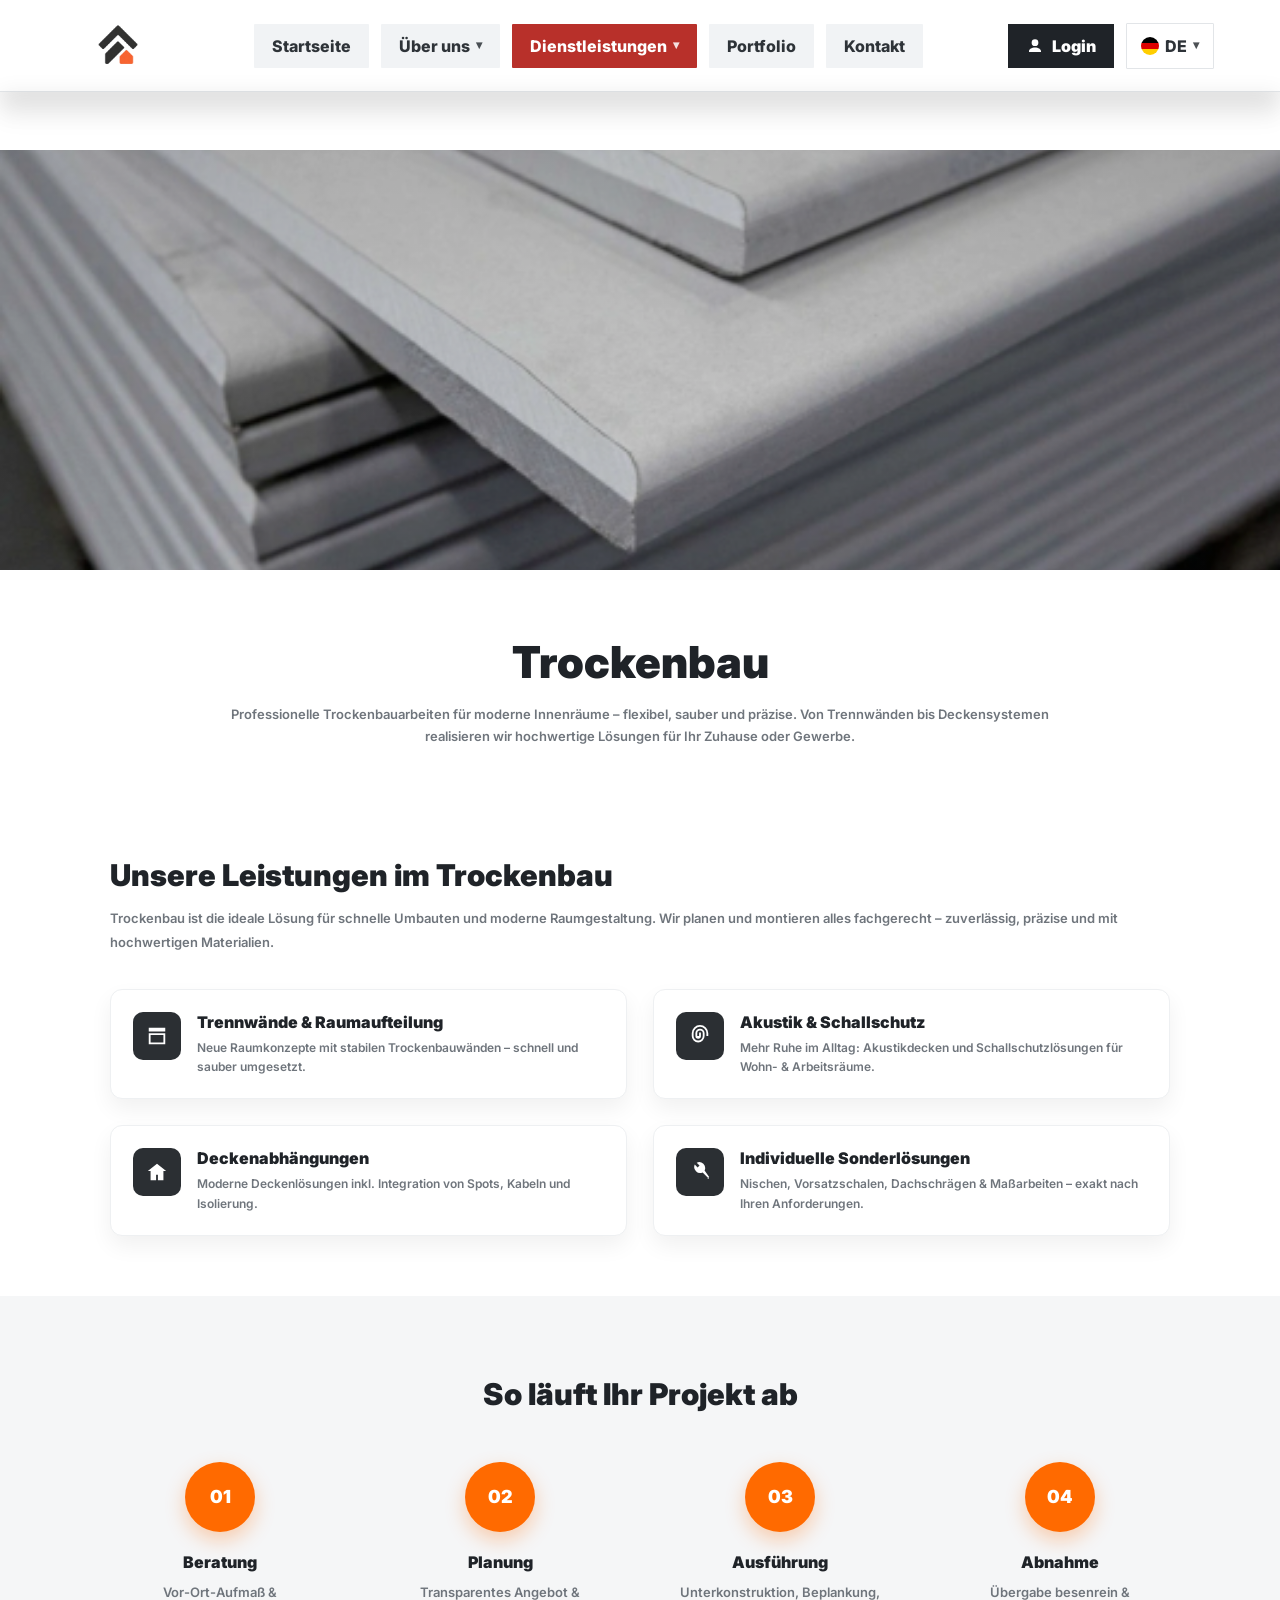
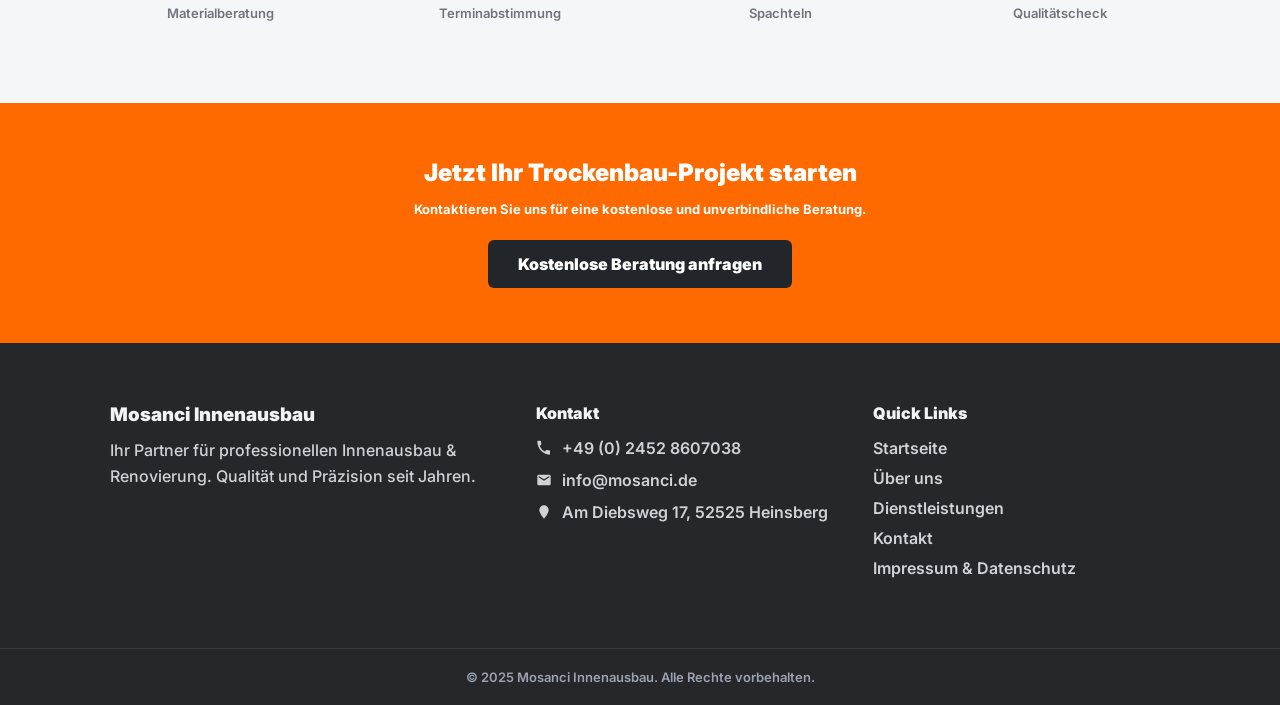
<file: trockenbau.html>
<!DOCTYPE html>
<html lang="de">
<head>
  <meta charset="UTF-8" />
  <meta name="viewport" content="width=device-width, initial-scale=1.0" />
  <title>Trockenbau – Mosanci Innenausbau</title>

  <link href="https://fonts.googleapis.com/css2?family=Inter:wght@400;600;700;800;900&display=swap" rel="stylesheet">

  <style>
    *{box-sizing:border-box;}
    body{
      margin:0;
      font-family:'Inter',sans-serif;
      background:#fff;
      color:#222529;
    }
    img{max-width:100%;height:auto;display:block;}
    a{color:inherit;}
    button{font-family:inherit;}

    /* ================= FIXED HEADER (IDENTICAL TO INDEX) ================= */
    .topHeader{
      position:fixed;
      top:0;
      left:0;
      right:0;
      z-index:9999;
      background:#ffffff;
      height:92px;
      display:flex;
      align-items:center;
      border-bottom:1px solid rgba(226,229,232,.9);
      box-shadow:0 12px 28px rgba(0,0,0,.10);
    }
    .topHeader::after{
      content:"";
      position:absolute;
      left:0;
      right:0;
      bottom:-38px;
      height:38px;
      pointer-events:none;
      background:linear-gradient(to bottom, rgba(0,0,0,.22), rgba(0,0,0,0));
      filter:blur(10px);
      opacity:.35;
    }

    .navwrap{
      width:min(1180px,100%);
      margin:0 auto;
      padding:0 16px;
      display:flex;
      align-items:center;
      justify-content:space-between;
      gap:18px;
    }
    .logoArea img{ height:69px; width:auto; display:block; }

    .nav{
      list-style:none;
      display:flex;
      gap:12px;
      margin:0;
      padding:0;
      align-items:center;
    }
    .nav a{
      text-decoration:none;
      font-weight:800;
      color:#2e3338;
      padding:12px 18px;
      border-radius:1px;
      background:#f1f3f5;
      transition:.2s ease;
      display:inline-flex;
      align-items:center;
      gap:6px;
    }
    .nav a:hover{ background:#ff6a00; color:#fff; }
    .nav a.active{ background:#b8302a; color:#fff; }
    .chev{ font-size:12px; opacity:.85; transform:translateY(-1px); }

    .rightArea{
      display:flex;
      align-items:center;
      gap:12px;
      white-space:nowrap;
    }
    .login{
      background:#1f2328;
      color:#fff;
      padding:12px 18px;
      border-radius:0px;
      text-decoration:none;
      font-weight:900;
      display:inline-flex;
      align-items:center;
      gap:8px;
    }
    .login svg{ width:18px; height:18px; fill:#fff; }

    .lang{
      display:flex;
      align-items:center;
      gap:6px;
      padding:12px 14px;
      border-radius:1px;
      border:1px solid #e2e5e8;
      font-weight:800;
      color:#2e3338;
      cursor:pointer;
    }
    .flagDot{
      width:18px;height:18px;border-radius:50%;
      background:linear-gradient(#000 0 33%, #dd0000 33% 66%, #ffce00 66% 100%);
    }

    /* ================= PAGE CONTENT (OFFSET FOR FIXED HEADER) ================= */
    .pageContent{
      padding-top:130px;
      animation:fadeIn .18s ease;
    }
    @keyframes fadeIn{
      from{opacity:0; transform:translateY(6px);}
      to{opacity:1; transform:translateY(0);}
    }

    /* ================= HERO IMAGE ================= */
    .heroImage{
      height:420px;
      width:100%;
      background:url("assets/trockenbau.jpg") center/cover no-repeat;
      position:relative;
    }
    .heroImage::after{
      content:"";
      position:absolute;
      inset:0;
      background:linear-gradient(to bottom, rgba(0,0,0,.25), rgba(0,0,0,.15));
    }

    /* ================= HERO TITLE ================= */
    .heroTitle{
      text-align:center;
      padding:65px 20px 50px;
    }
    .heroTitle h1{
      margin:0;
      font-size:44px;
      font-weight:900;
      color:#1f2328;
    }
    .heroTitle p{
      max-width:850px;
      margin:14px auto 0;
      color:#6f757c;
      line-height:1.7;
      font-weight:600;
      font-size:13px;
    }

    /* ================= CONTENT ================= */
    .section{
      max-width:1100px;
      margin:0 auto;
      padding:60px 20px;
    }
    .section h2{
      font-size:30px;
      font-weight:900;
      margin:0 0 14px;
      color:#1f2328;
    }
    .section p{
      color:#6f757c;
      line-height:1.8;
      margin:0;
      font-weight:600;
      font-size:13px;
    }

    /* ================= FEATURES ================= */
    .features{
      margin-top:35px;
      display:grid;
      grid-template-columns:repeat(2,1fr);
      gap:26px;
    }
    .featureCard{
      background:#ffffff;
      border:1px solid #eef0f2;
      border-radius:12px;
      padding:22px;
      box-shadow:0 10px 22px rgba(0,0,0,.06);
      display:flex;
      gap:16px;
      align-items:flex-start;
    }
    .featureIcon{
      width:48px;
      height:48px;
      background:#2b2f33;
      border-radius:10px;
      display:flex;
      align-items:center;
      justify-content:center;
      flex:0 0 auto;
    }
    .featureIcon svg{
      width:22px;
      height:22px;
      fill:#ffffff;
    }
    .featureText h3{
      margin:0 0 6px;
      font-size:16px;
      font-weight:900;
      color:#1f2328;
    }
    .featureText p{
      margin:0;
      color:#6f757c;
      line-height:1.6;
      font-weight:600;
      font-size:12px;
    }

    /* ================= TIMELINE ================= */
    .timeline{
      background:#f5f6f7;
      padding:80px 20px;
      text-align:center;
    }
    .timeline h2{
      font-size:30px;
      font-weight:900;
      margin:0 0 50px;
      color:#1f2328;
    }
    .timelineSteps{
      display:flex;
      justify-content:center;
      gap:60px;
      flex-wrap:wrap;
    }
    .step{ max-width:220px; }
    .circle{
      width:70px;
      height:70px;
      background:#ff6a00;
      color:#ffffff;
      border-radius:50%;
      display:flex;
      align-items:center;
      justify-content:center;
      font-weight:900;
      font-size:18px;
      margin:0 auto 20px;
      box-shadow:0 8px 20px rgba(255,106,0,.30);
    }
    .step h4{
      margin:0 0 10px;
      font-weight:900;
      color:#1f2328;
    }
    .step p{
      margin:0;
      color:#6f757c;
      font-size:13px;
      line-height:1.6;
      font-weight:600;
    }

    /* ================= CTA ================= */
    .cta{
      background:#ff6a00;
      color:#ffffff;
      text-align:center;
      padding:55px 20px;
    }
    .cta h3{
      margin:0 0 12px;
      font-size:24px;
      font-weight:900;
    }
    .cta p{
      margin:0 auto 20px;
      max-width:720px;
      line-height:1.6;
      font-weight:700;
      font-size:13px;
    }
    .cta a{
      display:inline-block;
      background:#222529;
      color:#ffffff;
      padding:14px 30px;
      text-decoration:none;
      font-weight:900;
      border-radius:6px;
      transition:background .2s ease;
    }
    .cta a:hover{ background:#16181b; }

    /* ================= FOOTER ================= */
    footer{
      background:#25272a;
      color:#f1f3f5;
    }
    .footerTop{
      max-width:1100px;
      margin:0 auto;
      padding:60px 20px;
      display:grid;
      grid-template-columns:1.3fr 1fr 1fr;
      gap:40px;
    }
    .footerBrand h3{ margin:0; font-weight:900; }
    .footerBrand p{
      margin-top:12px;
      line-height:1.6;
      color:#cfd3d7;
      font-weight:500;
    }
    .footerCol h4{ margin:0 0 15px; font-weight:900; }

    .footer-contact{
      display:flex;
      align-items:center;
      gap:10px;
      margin-bottom:12px;
      color:#cfd3d7;
      font-weight:600;
      text-decoration:none;
    }
    .footer-contact svg{
      width:16px;
      height:16px;
      fill:#cfd3d7;
      flex:0 0 16px;
    }

    .footerCol a.link{
      display:block;
      margin-bottom:10px;
      color:#cfd3d7;
      text-decoration:none;
      font-weight:600;
      transition:.2s ease;
    }
    .footerCol a.link:hover{ color:#fff; }

    .footerBottom{
      border-top:1px solid rgba(255,255,255,.08);
      text-align:center;
      padding:20px;
      font-size:13px;
      color:#9ca3af;
      font-weight:600;
    }

    /* ================= RESPONSIVE (LIKE INDEX) ================= */
    @media (max-width:980px){
      .topHeader{ height:auto; padding:12px 0; }
      .navwrap{ flex-wrap:wrap; justify-content:center; }
      .nav{ flex-wrap:wrap; justify-content:center; }
      .pageContent{ padding-top:140px; }
      .features{ grid-template-columns:1fr; }
      .footerTop{ grid-template-columns:1fr; }
    }

    /* ================= Mobile header like ausbau.nrw (IDENTICAL TO INDEX) ================= */
    .mobileActions{ display:none; }

    @media (max-width:700px){
      .nav, .rightArea { display:none; }

      .topHeader{
        height:72px;
        padding:0;
      }
      .navwrap{
        width:100%;
        padding:0 14px;
        flex-wrap:nowrap;
        justify-content:space-between;
      }
      .logoArea img{ height:44px; }

      .mobileActions{
        display:flex;
        align-items:center;
        gap:10px;
      }

      .langPill{
        display:inline-flex;
        align-items:center;
        gap:8px;
        padding:10px 12px;
        background:#fff;
        border:1px solid #e2e5e8;
        font-weight:800;
        border-radius:10px;
        cursor:pointer;
      }

      .burger{
        width:44px;
        height:44px;
        border:1px solid #e2e5e8;
        background:#fff;
        border-radius:10px;
        display:inline-flex;
        flex-direction:column;
        justify-content:center;
        gap:6px;
        padding:0 12px;
        cursor:pointer;
      }
      .burger span{
        display:block;
        height:2px;
        background:#1f2328;
        border-radius:2px;
      }

      .mobileMenu{
        position:fixed;
        top:72px;
        left:0;
        right:0;
        background:#fff;
        border-top:1px solid #eef0f2;
        box-shadow:0 18px 50px rgba(0,0,0,.14);
        transform:translateY(-8px);
        opacity:0;
        pointer-events:none;
        transition:.18s ease;
        z-index:9998;
        padding:12px;
        display:grid;
        gap:10px;
      }
      .mobileMenu a{
        padding:14px 14px;
        background:#f1f3f5;
        border-radius:12px;
        font-weight:900;
        text-decoration:none;
        color:#1f2328;
        text-align:center;
      }
      .mobileMenu a:active{ transform:scale(.99); }
      .mobileMenu .mobileLogin{
        background:#1f2328;
        color:#fff;
      }

      body.menuOpen .mobileMenu{
        transform:translateY(0);
        opacity:1;
        pointer-events:auto;
      }

      .pageContent{ padding-top:105px; }
      .heroImage{ height:260px; }
      .heroTitle{ padding:45px 16px 35px; }
      .heroTitle h1{ font-size:30px; line-height:1.1; }
    }
  </style>
</head>

<body>

  <!-- HEADER -->
  <header class="topHeader">
    <div class="navwrap">
      <div class="logoArea">
        <img src="logo.png" alt="Mosanci Innenausbau">
      </div>

      <!-- Desktop NAV -->
      <ul class="nav">
        <li><a href="index.html">Startseite</a></li>
        <li><a href="ueber-uns.html">Über uns <span class="chev">▾</span></a></li>
        <li><a class="active" href="dienstleistungen.html">Dienstleistungen <span class="chev">▾</span></a></li>
        <li><a href="porfolio.html">Portfolio</a></li>
        <li><a href="kontakt.html">Kontakt</a></li>
      </ul>

      <!-- Desktop right area -->
      <div class="rightArea">
        <a class="login" href="#">
          <svg viewBox="0 0 24 24" aria-hidden="true">
            <path d="M12 12a4.5 4.5 0 1 0-4.5-4.5A4.5 4.5 0 0 0 12 12Zm0 2c-4.42 0-8 2.24-8 5v1h16v-1c0-2.76-3.58-5-8-5Z"/>
          </svg>
          Login
        </a>

        <div class="lang">
          <span class="flagDot" aria-hidden="true"></span>
          <span>DE</span>
          <span class="chev">▾</span>
        </div>
      </div>

      <!-- Mobile actions -->
      <div class="mobileActions">
        <button class="langPill" type="button" aria-label="Sprache">
          <span class="flagDot" aria-hidden="true"></span>
          <span>DE</span>
          <span class="chev">▾</span>
        </button>

        <button class="burger" type="button" aria-label="Menü öffnen" aria-expanded="false">
          <span></span><span></span><span></span>
        </button>
      </div>
    </div>
  </header>

  <!-- Mobile menu drawer -->
  <nav class="mobileMenu" aria-label="Mobile Navigation">
    <a href="index.html">Startseite</a>
    <a href="ueber-uns.html">Über uns</a>
    <a href="dienstleistungen.html">Dienstleistungen</a>
    <a href="portfolio.html">Portfolio</a>
    <a href="kontakt.html">Kontakt</a>
    <a class="mobileLogin" href="#">Login</a>
  </nav>

  <!-- PAGE CONTENT -->
  <div class="pageContent">

    <!-- HERO IMAGE -->
    <div class="heroImage" aria-hidden="true"></div>

    <!-- HERO TITLE -->
    <section class="heroTitle">
      <h1>Trockenbau</h1>
      <p>
        Professionelle Trockenbauarbeiten für moderne Innenräume – flexibel, sauber und präzise.
        Von Trennwänden bis Deckensystemen realisieren wir hochwertige Lösungen für Ihr Zuhause oder Gewerbe.
      </p>
    </section>

    <!-- CONTENT + FEATURES -->
    <section class="section">
      <h2>Unsere Leistungen im Trockenbau</h2>
      <p>
        Trockenbau ist die ideale Lösung für schnelle Umbauten und moderne Raumgestaltung.
        Wir planen und montieren alles fachgerecht – zuverlässig, präzise und mit hochwertigen Materialien.
      </p>

      <div class="features">
        <div class="featureCard">
          <div class="featureIcon">
            <svg viewBox="0 0 24 24" aria-hidden="true">
              <path d="M3 3h18v4H3V3Zm0 6h18v12H3V9Zm2 2v8h14v-8H5Z"/>
            </svg>
          </div>
          <div class="featureText">
            <h3>Trennwände &amp; Raumaufteilung</h3>
            <p>Neue Raumkonzepte mit stabilen Trockenbauwänden – schnell und sauber umgesetzt.</p>
          </div>
        </div>

        <div class="featureCard">
          <div class="featureIcon">
            <svg viewBox="0 0 24 24" aria-hidden="true">
              <path d="M12 2a7 7 0 0 0-7 7v3a5 5 0 0 0 10 0V9a3 3 0 0 0-6 0v3h2V9a1 1 0 0 1 2 0v3a3 3 0 0 1-6 0V9a5 5 0 0 1 10 0v3a7 7 0 0 1-14 0V9a9 9 0 0 1 18 0v3h-2V9a7 7 0 0 0-7-7Z"/>
            </svg>
          </div>
          <div class="featureText">
            <h3>Akustik &amp; Schallschutz</h3>
            <p>Mehr Ruhe im Alltag: Akustikdecken und Schallschutzlösungen für Wohn- &amp; Arbeitsräume.</p>
          </div>
        </div>

        <div class="featureCard">
          <div class="featureIcon">
            <svg viewBox="0 0 24 24" aria-hidden="true">
              <path d="M12 3 2 11h3v10h6v-6h2v6h6V11h3L12 3Z"/>
            </svg>
          </div>
          <div class="featureText">
            <h3>Deckenabhängungen</h3>
            <p>Moderne Deckenlösungen inkl. Integration von Spots, Kabeln und Isolierung.</p>
          </div>
        </div>

        <div class="featureCard">
          <div class="featureIcon">
            <svg viewBox="0 0 24 24" aria-hidden="true">
              <path d="M22 19.6 14.9 12.5a6.5 6.5 0 0 1-8.6-8.6l3.1 3.1 2.1-2.1-3.1-3.1a6.5 6.5 0 0 1 8.6 8.6L22 17.5l-2 2.1Z"/>
            </svg>
          </div>
          <div class="featureText">
            <h3>Individuelle Sonderlösungen</h3>
            <p>Nischen, Vorsatzschalen, Dachschrägen &amp; Maßarbeiten – exakt nach Ihren Anforderungen.</p>
          </div>
        </div>
      </div>
    </section>

    <!-- TIMELINE -->
    <section class="timeline">
      <h2>So läuft Ihr Projekt ab</h2>

      <div class="timelineSteps">
        <div class="step">
          <div class="circle">01</div>
          <h4>Beratung</h4>
          <p>Vor-Ort-Aufmaß &amp; Materialberatung</p>
        </div>

        <div class="step">
          <div class="circle">02</div>
          <h4>Planung</h4>
          <p>Transparentes Angebot &amp; Terminabstimmung</p>
        </div>

        <div class="step">
          <div class="circle">03</div>
          <h4>Ausführung</h4>
          <p>Unterkonstruktion, Beplankung, Spachteln</p>
        </div>

        <div class="step">
          <div class="circle">04</div>
          <h4>Abnahme</h4>
          <p>Übergabe besenrein &amp; Qualitätscheck</p>
        </div>
      </div>
    </section>

    <!-- CTA -->
    <section class="cta">
      <h3>Jetzt Ihr Trockenbau-Projekt starten</h3>
      <p>Kontaktieren Sie uns für eine kostenlose und unverbindliche Beratung.</p>
      <a href="kontakt.html">Kostenlose Beratung anfragen</a>
    </section>

    <!-- FOOTER -->
    <footer>
      <div class="footerTop">
        <div class="footerBrand">
          <h3>Mosanci Innenausbau</h3>
          <p>Ihr Partner für professionellen Innenausbau &amp; Renovierung. Qualität und Präzision seit Jahren.</p>
        </div>

        <div class="footerCol">
          <h4>Kontakt</h4>

          <a class="footer-contact" href="tel:+4924528607038">
            <svg viewBox="0 0 24 24"><path d="M6.62 10.79a15.05 15.05 0 0 0 6.59 6.59l2.2-2.2a1 1 0 0 1 1.02-.24c1.12.37 2.33.57 3.57.57a1 1 0 0 1 1 1V21a1 1 0 0 1-1 1C10.85 22 2 13.15 2 2a1 1 0 0 1 1-1h3.5a1 1 0 0 1 1 1c0 1.24.2 2.45.57 3.57a1 1 0 0 1-.25 1.02l-2.2 2.2Z"/></svg>
            +49 (0) 2452 8607038
          </a>

          <a class="footer-contact" href="mailto:info@mosanci.de">
            <svg viewBox="0 0 24 24"><path d="M20 4H4a2 2 0 0 0-2 2v12a2 2 0 0 0 2 2h16a2 2 0 0 0 2-2V6a2 2 0 0 0-2-2Zm0 4-8 5L4 8V6l8 5 8-5Z"/></svg>
            info@mosanci.de
          </a>

          <div class="footer-contact" style="cursor:default;">
            <svg viewBox="0 0 24 24"><path d="M12 2a7 7 0 0 0-7 7c0 5.25 7 13 7 13s7-7.75 7-13a7 7 0 0 0-7-7Z"/></svg>
            Am Diebsweg 17, 52525 Heinsberg
          </div>
        </div>

        <div class="footerCol">
          <h4>Quick Links</h4>
          <a class="link" href="index.html">Startseite</a>
          <a class="link" href="ueber-uns.html">Über uns</a>
          <a class="link" href="dienstleistungen.html">Dienstleistungen</a>
          <a class="link" href="kontakt.html">Kontakt</a>
          <a class="link" href="#">Impressum &amp; Datenschutz</a>
        </div>
      </div>

      <div class="footerBottom">
        © 2025 Mosanci Innenausbau. Alle Rechte vorbehalten.
      </div>
    </footer>

  </div>

  <!-- Mobile menu toggle -->
  <script>
    const burger = document.querySelector(".burger");
    if (burger) {
      burger.addEventListener("click", () => {
        const open = document.body.classList.toggle("menuOpen");
        burger.setAttribute("aria-expanded", open ? "true" : "false");
      });
    }
  </script>

</body>
</html>
</file>
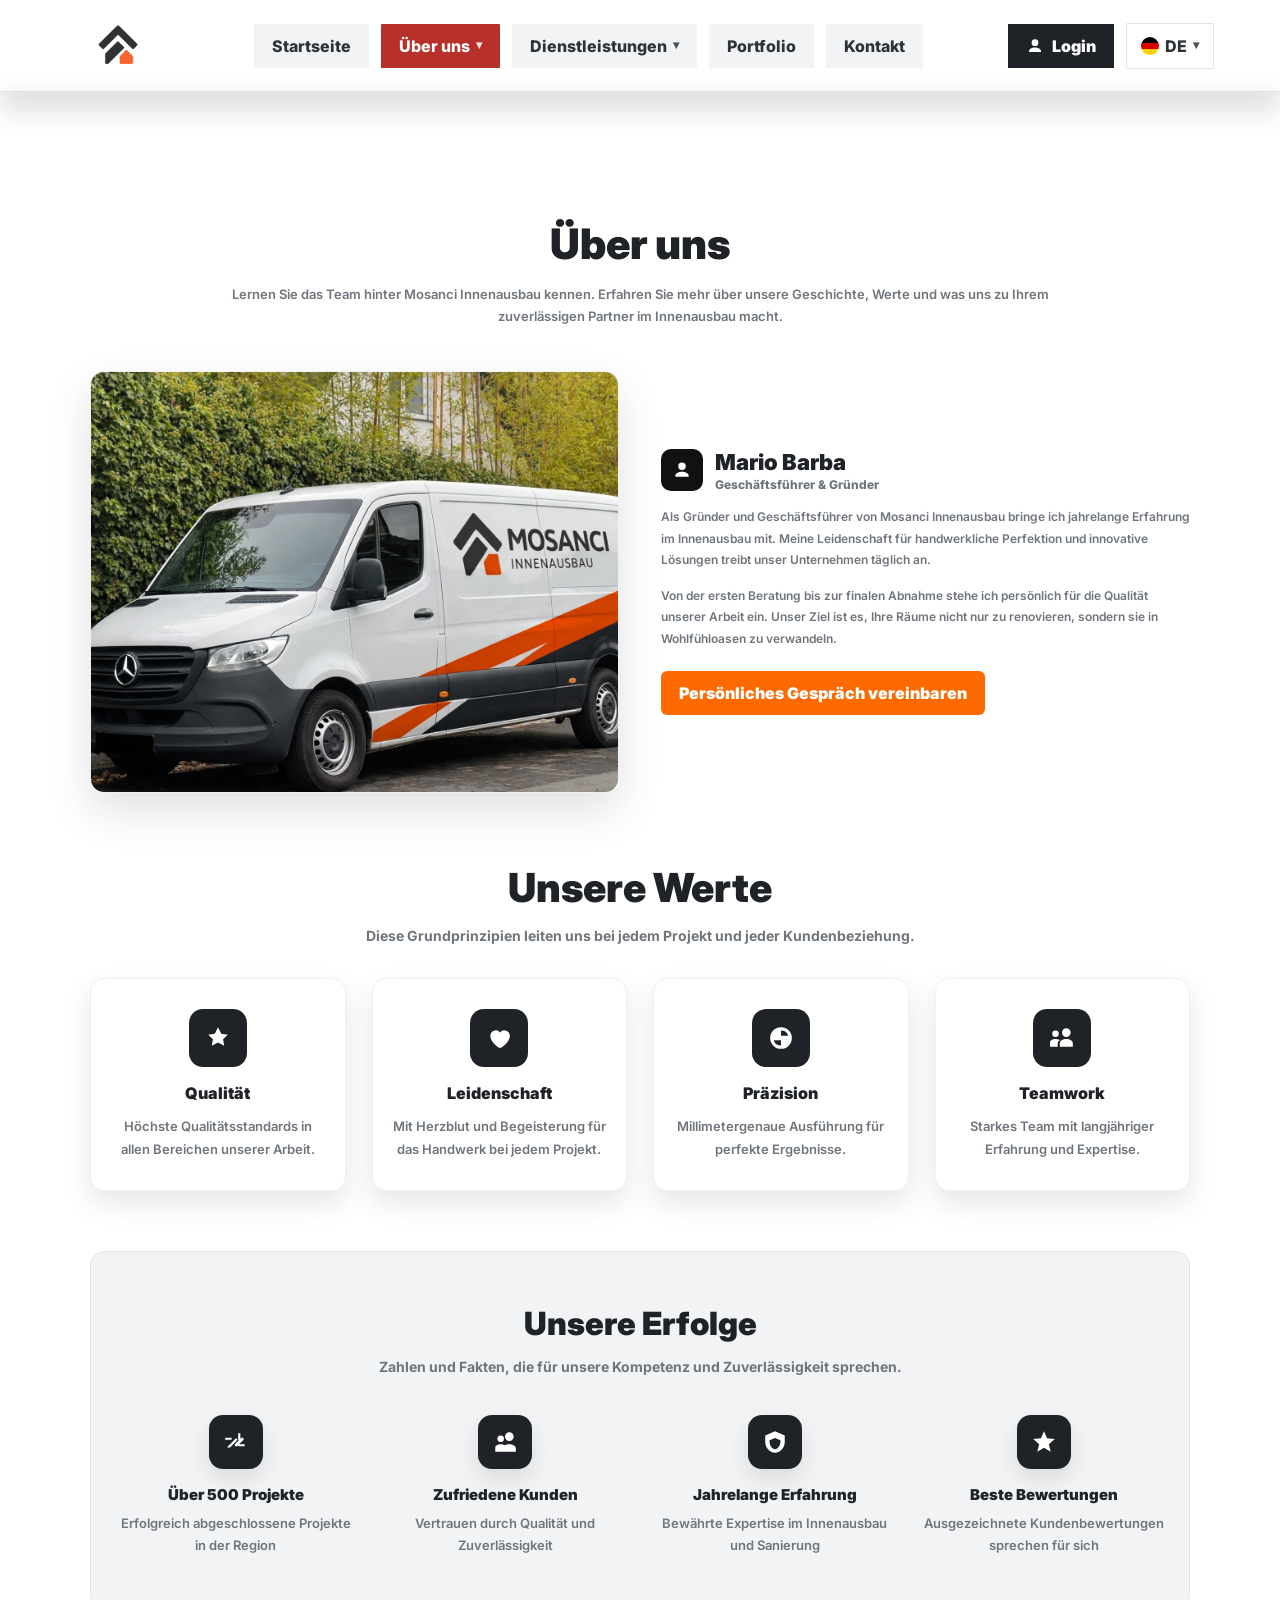
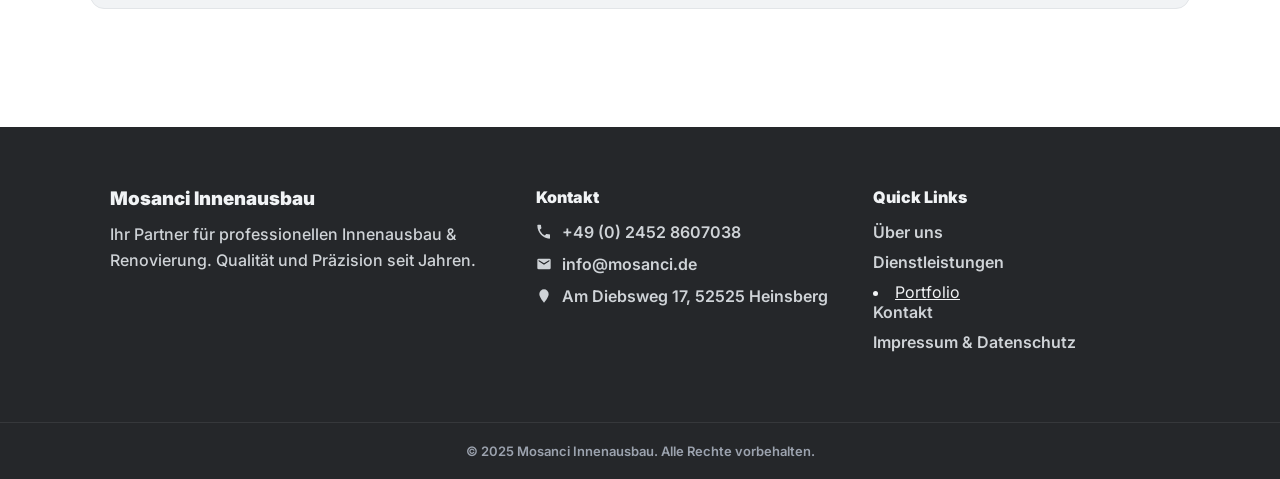
<file: ueber-uns.html>
<!DOCTYPE html>
<html lang="de">
<head>
<meta charset="UTF-8" />
<meta name="viewport" content="width=device-width, initial-scale=1.0" />
<title>Über uns – Mosanci Innenausbau</title>

<link href="https://fonts.googleapis.com/css2?family=Inter:wght@400;600;700;800;900&display=swap" rel="stylesheet">

<style>
  *{box-sizing:border-box;}
  body{
    margin:0;
    font-family:'Inter',sans-serif;
    background:#ffffff;
    color:#1f2328;
  }
  img{max-width:100%;height:auto;display:block;}
  a{color:inherit;}
  button{font-family:inherit;}

  /* ================= FIXED HEADER (IDENTICAL TO INDEX) ================= */
  .topHeader{
    position:fixed;
    top:0;
    left:0;
    right:0;
    z-index:9999;
    background:#ffffff;
    height:92px;
    display:flex;
    align-items:center;
    border-bottom:1px solid rgba(226,229,232,.9);
    box-shadow:0 12px 28px rgba(0,0,0,.10);
  }

  .topHeader::after{
    content:"";
    position:absolute;
    left:0;
    right:0;
    bottom:-38px;
    height:38px;
    pointer-events:none;
    background:linear-gradient(to bottom, rgba(0,0,0,.22), rgba(0,0,0,0));
    filter:blur(10px);
    opacity:.35;
  }

  .navwrap{
    width:min(1180px,100%);
    margin:0 auto;
    padding:0 16px;
    display:flex;
    align-items:center;
    justify-content:space-between;
    gap:18px;
  }

  .logoArea img{
    height:69px;
    width:auto;
    display:block;
  }

  .nav{
    list-style:none;
    display:flex;
    gap:12px;
    margin:0;
    padding:0;
    align-items:center;
  }

  .nav a{
    text-decoration:none;
    font-weight:800;
    color:#2e3338;
    padding:12px 18px;
    border-radius:1px;
    background:#f1f3f5;
    transition:.2s ease;
    display:inline-flex;
    align-items:center;
    gap:6px;
  }
  .nav a:hover{ background:#ff6a00; color:#fff; }
  .nav a.active{ background:#b8302a; color:#fff; }
  .chev{ font-size:12px; opacity:.85; transform:translateY(-1px); }

  .rightArea{
    display:flex;
    align-items:center;
    gap:12px;
    white-space:nowrap;
  }

  .login{
    background:#1f2328;
    color:#fff;
    padding:12px 18px;
    border-radius:0px;
    text-decoration:none;
    font-weight:900;
    display:inline-flex;
    align-items:center;
    gap:8px;
  }
  .login svg{ width:18px; height:18px; fill:#fff; }

  .lang{
    display:flex;
    align-items:center;
    gap:6px;
    padding:12px 14px;
    border-radius:1px;
    border:1px solid #e2e5e8;
    font-weight:800;
    color:#2e3338;
    cursor:pointer;
  }
  .flagDot{
    width:18px;height:18px;border-radius:50%;
    background:linear-gradient(#000 0 33%, #dd0000 33% 66%, #ffce00 66% 100%);
  }

  /* ================= PAGE CONTENT (IDENTICAL TO INDEX) ================= */
  .pageContent{
    padding-top:130px;
    animation:fadeIn .18s ease;
  }
  @keyframes fadeIn{
    from{opacity:0; transform:translateY(6px);}
    to{opacity:1; transform:translateY(0);}
  }

  /* ================= PAGE BASE ================= */
  .section{ padding:48px 20px; }
  .inner{ max-width:1100px; margin:0 auto; }

  .pageHead{
    text-align:center;
    padding:20px 0 10px;
  }
  .pageHead h1{
    margin:0;
    font-size:42px;
    font-weight:900;
  }
  .pageHead p{
    margin:14px auto 0;
    max-width:840px;
    color:#6f757c;
    font-weight:600;
    line-height:1.7;
    font-size:13px;
  }

  /* ================= FOUNDER ROW ================= */
  .founderRow{
    margin-top:34px;
    display:grid;
    grid-template-columns: 1fr 1fr;
    gap:42px;
    align-items:center;
  }
  .founderPhoto{
    width:100%;
    border-radius:14px;
    overflow:hidden;
    border:1px solid #eef0f2;
    box-shadow:0 18px 45px rgba(0,0,0,.12);
  }
  .founderPhoto img{
    width:100%;
    height:420px;
    object-fit:cover;
    display:block;
  }

  .founderCard{ padding:4px 0; }
  .nameLine{
    display:flex;
    align-items:flex-start;
    gap:12px;
  }
  .nameIcon{
    width:42px;
    height:42px;
    border-radius:10px;
    background:#101111;
    display:flex;
    align-items:center;
    justify-content:center;
    flex:0 0 auto;
  }
  .nameIcon svg{ width:20px; height:20px; fill:#ffffff; }

  .founderCard h3{
    margin:0;
    font-size:22px;
    font-weight:900;
  }
  .role{
    margin-top:2px;
    color:#6f757c;
    font-weight:800;
    font-size:12px;
  }
  .founderCard p{
    margin:14px 0 0;
    color:#6f757c;
    line-height:1.8;
    font-weight:600;
    font-size:12px;
  }
  .founderBtn{
    display:inline-block;
    margin-top:22px;
    background:#ff6a00;
    color:#ffffff;
    padding:12px 18px;
    border-radius:6px;
    font-weight:900;
    text-decoration:none;
    transition:.2s ease;
  }
  .founderBtn:hover{ background:#e85f00; }

  /* ================= “UNSERE WERTE” ================= */
  .centerTitle{
    text-align:center;
    margin:70px 0 10px;
  }
  .centerTitle h2{
    margin:0;
    font-size:40px;
    font-weight:900;
  }
  .centerTitle p{
    margin:12px auto 0;
    max-width:760px;
    color:#6f757c;
    font-weight:700;
    font-size:14px;
    line-height:1.7;
  }

  .valuesGrid{
    margin-top:30px;
    display:grid;
    grid-template-columns: repeat(4, 1fr);
    gap:26px;
  }
  .valueCard{
    background:#ffffff;
    border-radius:14px;
    padding:30px 20px;
    text-align:center;
    box-shadow:0 12px 28px rgba(0,0,0,.10);
    border:1px solid #eef0f2;
  }
  .valueIcon{
    width:58px;
    height:58px;
    border-radius:14px;
    background:#1f2328;
    display:flex;
    align-items:center;
    justify-content:center;
    margin:0 auto 16px;
  }
  .valueIcon svg{
    width:26px;
    height:26px;
    fill:#ffffff;
  }
  .valueCard h4{
    margin:0 0 12px;
    font-weight:900;
    font-size:16px;
  }
  .valueCard p{
    margin:0;
    color:#6f757c;
    font-weight:600;
    font-size:13px;
    line-height:1.75;
  }

  /* ================= SUCCESS BOX ================= */
  .successBox{
    margin-top:60px;
    background:#f1f3f5;
    border:1px solid #e2e5e8;
    border-radius:14px;
    padding:52px 24px;
  }
  .successHead{ text-align:center; }
  .successHead h2{
    margin:0;
    font-size:32px;
    font-weight:900;
  }
  .successHead p{
    margin:12px auto 0;
    max-width:760px;
    color:#6f757c;
    font-weight:700;
    font-size:14px;
    line-height:1.7;
  }
  .successGrid{
    margin-top:36px;
    display:grid;
    grid-template-columns: repeat(4, 1fr);
    gap:28px;
  }
  .sItem{ text-align:center; }
  .sIcon{
    width:54px;
    height:54px;
    border-radius:14px;
    background:#1f2328;
    display:flex;
    align-items:center;
    justify-content:center;
    margin:0 auto 16px;
    box-shadow:0 10px 22px rgba(0,0,0,.10);
  }
  .sIcon svg{ width:26px; height:26px; fill:#fff; }
  .sItem h4{
    margin:0 0 8px;
    font-weight:900;
    font-size:15px;
  }
  .sItem p{
    margin:0;
    color:#6f757c;
    font-weight:600;
    font-size:13px;
    line-height:1.7;
  }

  /* ================= FOOTER (SAME AS INDEX STRUCTURE) ================= */
  footer{
    background:#25272a;
    color:#f1f3f5;
    margin-top:70px;
  }
  .footerTop{
    max-width:1100px;
    margin:0 auto;
    padding:60px 20px;
    display:grid;
    grid-template-columns:1.3fr 1fr 1fr;
    gap:40px;
  }
  .footerBrand h3{ margin:0; font-weight:900; }
  .footerBrand p{
    margin-top:12px;
    line-height:1.6;
    color:#cfd3d7;
    font-weight:500;
  }
  .footerCol h4{ margin:0 0 15px; font-weight:900; }

  .footer-contact{
    display:flex;
    align-items:center;
    gap:10px;
    margin-bottom:12px;
    color:#cfd3d7;
    font-weight:600;
    text-decoration:none;
  }
  .footer-contact svg{
    width:16px;
    height:16px;
    fill:#cfd3d7;
    flex:0 0 16px;
  }

  .footerCol a.link{
    display:block;
    margin-bottom:10px;
    color:#cfd3d7;
    text-decoration:none;
    font-weight:600;
    transition:.2s ease;
  }
  .footerCol a.link:hover{ color:#fff; }

  .footerBottom{
    border-top:1px solid rgba(255,255,255,.08);
    text-align:center;
    padding:20px;
    font-size:13px;
    color:#9ca3af;
    font-weight:600;
  }

  /* ================= EXISTING RESPONSIVE (MATCH INDEX) ================= */
  @media (max-width:980px){
    .topHeader{ height:auto; padding:12px 0; }
    .navwrap{ flex-wrap:wrap; justify-content:center; }
    .nav{ flex-wrap:wrap; justify-content:center; }
    .pageContent{ padding-top:140px; }

    .founderRow{ grid-template-columns:1fr; }
    .founderPhoto img{ height:260px; }
    .valuesGrid{ grid-template-columns:1fr 1fr; }
    .successGrid{ grid-template-columns:1fr 1fr; }
    .footerTop{ grid-template-columns:1fr; }
  }
  @media (max-width:560px){
    .valuesGrid{ grid-template-columns:1fr; }
    .successGrid{ grid-template-columns:1fr; }
  }

  /* ================= Mobile header like ausbau.nrw (IDENTICAL TO INDEX) ================= */
  .mobileActions{ display:none; }

  @media (max-width:700px){
    .nav, .rightArea { display:none; }

    .topHeader{
      height:72px;
      padding:0;
    }
    .navwrap{
      width:100%;
      padding:0 14px;
      flex-wrap:nowrap;
      justify-content:space-between;
    }
    .logoArea img{ height:44px; }

    .mobileActions{
      display:flex;
      align-items:center;
      gap:10px;
    }

    .langPill{
      display:inline-flex;
      align-items:center;
      gap:8px;
      padding:10px 12px;
      background:#fff;
      border:1px solid #e2e5e8;
      font-weight:800;
      border-radius:10px;
      cursor:pointer;
    }

    .burger{
      width:44px;
      height:44px;
      border:1px solid #e2e5e8;
      background:#fff;
      border-radius:10px;
      display:inline-flex;
      flex-direction:column;
      justify-content:center;
      gap:6px;
      padding:0 12px;
      cursor:pointer;
    }
    .burger span{
      display:block;
      height:2px;
      background:#1f2328;
      border-radius:2px;
    }

    .mobileMenu{
      position:fixed;
      top:72px;
      left:0;
      right:0;
      background:#fff;
      border-top:1px solid #eef0f2;
      box-shadow:0 18px 50px rgba(0,0,0,.14);
      transform:translateY(-8px);
      opacity:0;
      pointer-events:none;
      transition:.18s ease;
      z-index:9998;
      padding:12px;
      display:grid;
      gap:10px;
    }
    .mobileMenu a{
      padding:14px 14px;
      background:#f1f3f5;
      border-radius:12px;
      font-weight:900;
      text-decoration:none;
      color:#1f2328;
      text-align:center;
    }
    .mobileMenu a:active{ transform:scale(.99); }
    .mobileMenu .mobileLogin{
      background:#1f2328;
      color:#fff;
    }

    body.menuOpen .mobileMenu{
      transform:translateY(0);
      opacity:1;
      pointer-events:auto;
    }

    .pageContent{ padding-top:105px; }
    .pageHead h1{ font-size:32px; line-height:1.1; }
    .centerTitle h2{ font-size:28px; }
  }
</style>
</head>

<body>

<!-- HEADER -->
<header class="topHeader">
  <div class="navwrap">
    <div class="logoArea">
      <img src="logo.png" alt="Mosanci Innenausbau">
    </div>

    <!-- Desktop NAV (hidden on mobile) -->
    <ul class="nav">
      <li><a href="index.html">Startseite</a></li>
      <li><a class="active" href="ueber-uns.html">Über uns <span class="chev">▾</span></a></li>
      <li><a href="dienstleistungen.html">Dienstleistungen <span class="chev">▾</span></a></li>
      <li><a href="portfolio.html">Portfolio</a></li>
      <li><a href="kontakt.html">Kontakt</a></li>
    </ul>

    <!-- Desktop right area (hidden on mobile) -->
    <div class="rightArea">
      <a class="login" href="#">
        <svg viewBox="0 0 24 24" aria-hidden="true">
          <path d="M12 12a4.5 4.5 0 1 0-4.5-4.5A4.5 4.5 0 0 0 12 12Zm0 2c-4.42 0-8 2.24-8 5v1h16v-1c0-2.76-3.58-5-8-5Z"/>
        </svg>
        Login
      </a>

      <div class="lang">
        <span class="flagDot" aria-hidden="true"></span>
        <span>DE</span>
        <span class="chev">▾</span>
      </div>
    </div>

    <!-- Mobile actions -->
    <div class="mobileActions">
      <button class="langPill" type="button" aria-label="Sprache">
        <span class="flagDot" aria-hidden="true"></span>
        <span>DE</span>
        <span class="chev">▾</span>
      </button>

      <button class="burger" type="button" aria-label="Menü öffnen" aria-expanded="false">
        <span></span><span></span><span></span>
      </button>
    </div>
  </div>
</header>

<!-- Mobile menu drawer -->
<nav class="mobileMenu" aria-label="Mobile Navigation">
  <a href="index.html">Startseite</a>
  <a href="ueber-uns.html">Über uns</a>
  <a href="dienstleistungen.html">Dienstleistungen</a>
  <a href="portfolio.html">Portfolio</a>
  <a href="kontakt.html">Kontakt</a>
  <a class="mobileLogin" href="#">Login</a>
</nav>

<!-- PAGE CONTENT -->
<div class="pageContent">
  <section class="section">
    <div class="inner">

      <div class="pageHead">
        <h1>Über uns</h1>
        <p>
          Lernen Sie das Team hinter Mosanci Innenausbau kennen. Erfahren Sie mehr über unsere
          Geschichte, Werte und was uns zu Ihrem zuverlässigen Partner im Innenausbau macht.
        </p>
      </div>

      <div class="founderRow">
        <div class="founderPhoto">
          <img src="assets/mario.jpg" alt="Mario Barbaro, Gründer von Mosanci Innenausbau">
        </div>

        <div class="founderCard">
          <div class="nameLine">
            <div class="nameIcon" aria-hidden="true">
              <svg viewBox="0 0 24 24">
                <path d="M12 12a4.5 4.5 0 1 0-4.5-4.5A4.5 4.5 0 0 0 12 12Zm0 2c-4.42 0-8 2.24-8 5v1h16v-1c0-2.76-3.58-5-8-5Z"/>
              </svg>
            </div>
            <div>
              <h3>Mario Barba</h3>
              <div class="role">Geschäftsführer &amp; Gründer</div>
            </div>
          </div>

          <p>
            Als Gründer und Geschäftsführer von Mosanci Innenausbau bringe ich jahrelange
            Erfahrung im Innenausbau mit. Meine Leidenschaft für handwerkliche Perfektion
            und innovative Lösungen treibt unser Unternehmen täglich an.
          </p>

          <p>
            Von der ersten Beratung bis zur finalen Abnahme stehe ich persönlich für die Qualität unserer Arbeit ein.
            Unser Ziel ist es, Ihre Räume nicht nur zu renovieren, sondern sie in Wohlfühloasen zu verwandeln.
          </p>

          <a class="founderBtn" href="kontakt.html">Persönliches Gespräch vereinbaren</a>
        </div>
      </div>

      <div class="centerTitle">
        <h2>Unsere Werte</h2>
        <p>Diese Grundprinzipien leiten uns bei jedem Projekt und jeder Kundenbeziehung.</p>
      </div>

      <div class="valuesGrid">
        <div class="valueCard">
          <div class="valueIcon">
            <svg viewBox="0 0 24 24"><path d="M12 2l3 6 6 .9-4.3 4.2 1 6-5.7-3-5.7 3 1-6L3 8.9 9 8l3-6Z"/></svg>
          </div>
          <h4>Qualität</h4>
          <p>Höchste Qualitätsstandards in allen Bereichen unserer Arbeit.</p>
        </div>

        <div class="valueCard">
          <div class="valueIcon">
            <svg viewBox="0 0 24 24"><path d="M12 21s-8-4.6-8-11a5 5 0 0 1 9-3 5 5 0 0 1 9 3c0 6.4-8 11-8 11Z"/></svg>
          </div>
          <h4>Leidenschaft</h4>
          <p>Mit Herzblut und Begeisterung für das Handwerk bei jedem Projekt.</p>
        </div>

        <div class="valueCard">
          <div class="valueIcon">
            <svg viewBox="0 0 24 24"><path d="M12 2a10 10 0 1 0 10 10A10 10 0 0 0 12 2Zm0 3a7 7 0 0 1 6.7 5H12V5Zm0 14a7 7 0 0 1-6.7-5H12v5Z"/></svg>
          </div>
          <h4>Präzision</h4>
          <p>Millimetergenaue Ausführung für perfekte Ergebnisse.</p>
        </div>

        <div class="valueCard">
          <div class="valueIcon">
            <svg viewBox="0 0 24 24"><path d="M16 11a4 4 0 1 0-4-4 4 4 0 0 0 4 4ZM6 11a3 3 0 1 0-3-3 3 3 0 0 0 3 3Zm10 2c-3.3 0-6 1.7-6 3.8V20h12v-3.2C22 14.7 19.3 13 16 13ZM6 13c-2.7 0-5 1.3-5 3v4h7v-3.2A4.3 4.3 0 0 1 10 13.9 10 10 0 0 0 6 13Z"/></svg>
          </div>
          <h4>Teamwork</h4>
          <p>Starkes Team mit langjähriger Erfahrung und Expertise.</p>
        </div>
      </div>

      <div class="successBox">
        <div class="successHead">
          <h2>Unsere Erfolge</h2>
          <p>Zahlen und Fakten, die für unsere Kompetenz und Zuverlässigkeit sprechen.</p>
        </div>

        <div class="successGrid">
          <div class="sItem">
            <div class="sIcon">
              <svg viewBox="0 0 24 24"><path d="M4 17h2.5l7-7L12 8.5l-8 8V17Zm13.5-9.5 2 2-6.5 6.5H11v-2l6.5-6.5ZM14 4h2v6h-2V4Zm-6 6H2V8h6v2Zm12 6h-6v-2h6v2Z"/></svg>
            </div>
            <h4>Über 500 Projekte</h4>
            <p>Erfolgreich abgeschlossene Projekte in der Region</p>
          </div>

          <div class="sItem">
            <div class="sIcon">
              <svg viewBox="0 0 24 24"><path d="M16 11a4 4 0 1 0-4-4 4 4 0 0 0 4 4Zm-8 1a3 3 0 1 0-3-3 3 3 0 0 0 3 3Zm8 2c-3.3 0-6 1.7-6 3.8V21h12v-3.2C22 15.7 19.3 14 16 14ZM8 14c-2.7 0-5 1.3-5 3v4h7v-3.2A4.3 4.3 0 0 1 12 14.9 10 10 0 0 0 8 14Z"/></svg>
            </div>
            <h4>Zufriedene Kunden</h4>
            <p>Vertrauen durch Qualität und Zuverlässigkeit</p>
          </div>

          <div class="sItem">
            <div class="sIcon">
              <svg viewBox="0 0 24 24"><path d="M12 2 3 6v6c0 5 3.8 9.7 9 10 5.2-.3 9-5 9-10V6l-9-4Zm0 6.2 5 2.2V12c0 3.1-2.3 6.4-5 6.8-2.7-.4-5-3.7-5-6.8v-1.6l5-2.2Z"/></svg>
            </div>
            <h4>Jahrelange Erfahrung</h4>
            <p>Bewährte Expertise im Innenausbau und Sanierung</p>
          </div>

          <div class="sItem">
            <div class="sIcon">
              <svg viewBox="0 0 24 24"><path d="M12 17.3 18.2 21l-1.7-7 5.5-4.8-7.2-.6L12 2 9.2 8.6 2 9.2 7.5 14 5.8 21 12 17.3Z"/></svg>
            </div>
            <h4>Beste Bewertungen</h4>
            <p>Ausgezeichnete Kundenbewertungen sprechen für sich</p>
          </div>
        </div>
      </div>

    </div>
  </section>

  <!-- FOOTER -->
  <footer>
    <div class="footerTop">
      <div class="footerBrand">
        <h3>Mosanci Innenausbau</h3>
        <p>Ihr Partner für professionellen Innenausbau &amp; Renovierung. Qualität und Präzision seit Jahren.</p>
      </div>

      <div class="footerCol">
        <h4>Kontakt</h4>

        <a class="footer-contact" href="tel:+4924528607038">
          <svg viewBox="0 0 24 24"><path d="M6.62 10.79a15.05 15.05 0 0 0 6.59 6.59l2.2-2.2a1 1 0 0 1 1.02-.24c1.12.37 2.33.57 3.57.57a1 1 0 0 1 1 1V21a1 1 0 0 1-1 1C10.85 22 2 13.15 2 2a1 1 0 0 1 1-1h3.5a1 1 0 0 1 1 1c0 1.24.2 2.45.57 3.57a1 1 0 0 1-.25 1.02l-2.2 2.2Z"/></svg>
          +49 (0) 2452 8607038
        </a>

        <a class="footer-contact" href="mailto:info@mosanci.de">
          <svg viewBox="0 0 24 24"><path d="M20 4H4a2 2 0 0 0-2 2v12a2 2 0 0 0 2 2h16a2 2 0 0 0 2-2V6a2 2 0 0 0-2-2Zm0 4-8 5L4 8V6l8 5 8-5Z"/></svg>
          info@mosanci.de
        </a>

        <div class="footer-contact" style="cursor:default;">
          <svg viewBox="0 0 24 24"><path d="M12 2a7 7 0 0 0-7 7c0 5.25 7 13 7 13s7-7.75 7-13a7 7 0 0 0-7-7Z"/></svg>
          Am Diebsweg 17, 52525 Heinsberg
        </div>
      </div>

      <div class="footerCol">
        <h4>Quick Links</h4>
        <a class="link" href="ueber-uns.html">Über uns</a>
        <a class="link" href="dienstleistungen.html">Dienstleistungen</a>
        <li><a href="porfolio.html">Portfolio</a></li>
        <a class="link" href="kontakt.html">Kontakt</a>
        <a class="link" href="#">Impressum &amp; Datenschutz</a>
      </div>
    </div>

    <div class="footerBottom">
      © 2025 Mosanci Innenausbau. Alle Rechte vorbehalten.
    </div>
  </footer>

</div>

<!-- Mobile menu toggle (IDENTICAL TO INDEX) -->
<script>
  const burger = document.querySelector(".burger");
  if (burger) {
    burger.addEventListener("click", () => {
      const open = document.body.classList.toggle("menuOpen");
      burger.setAttribute("aria-expanded", open ? "true" : "false");
    });
  }
</script>

</body>
</html>
</file>
